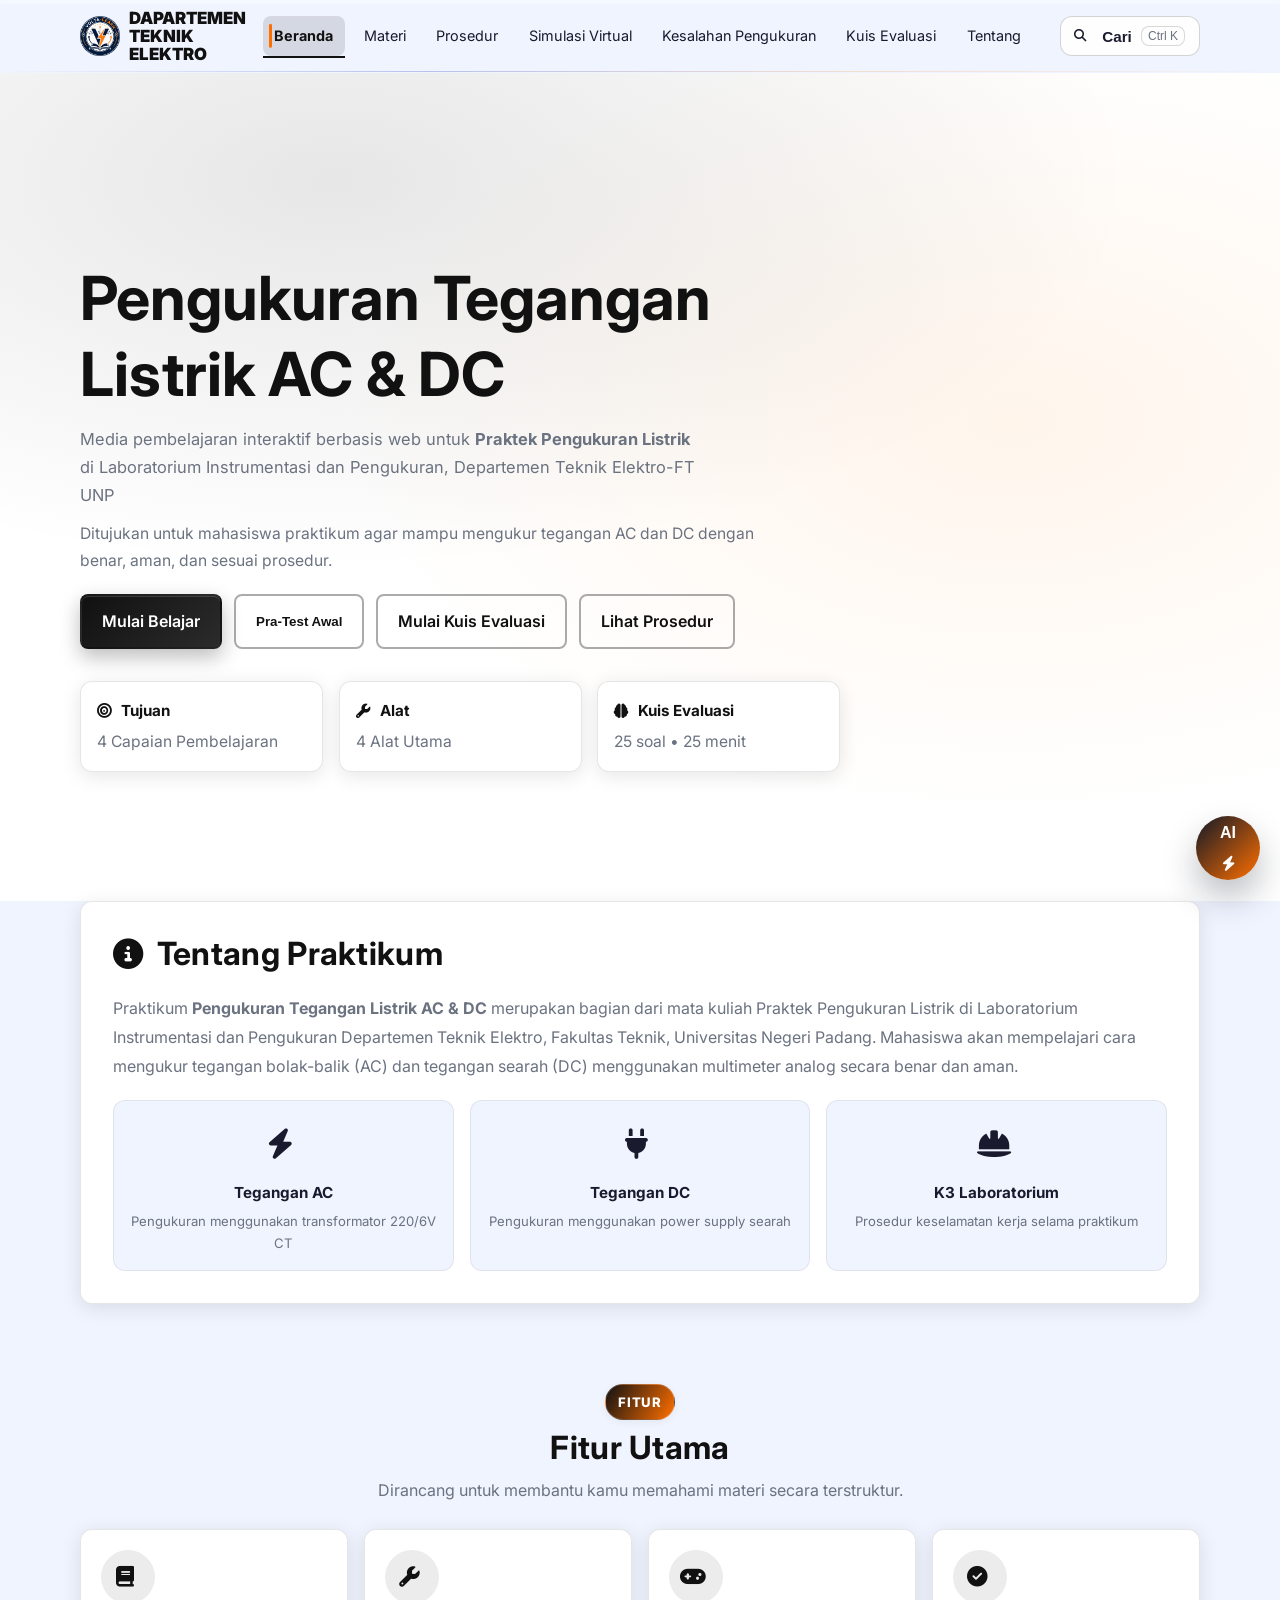
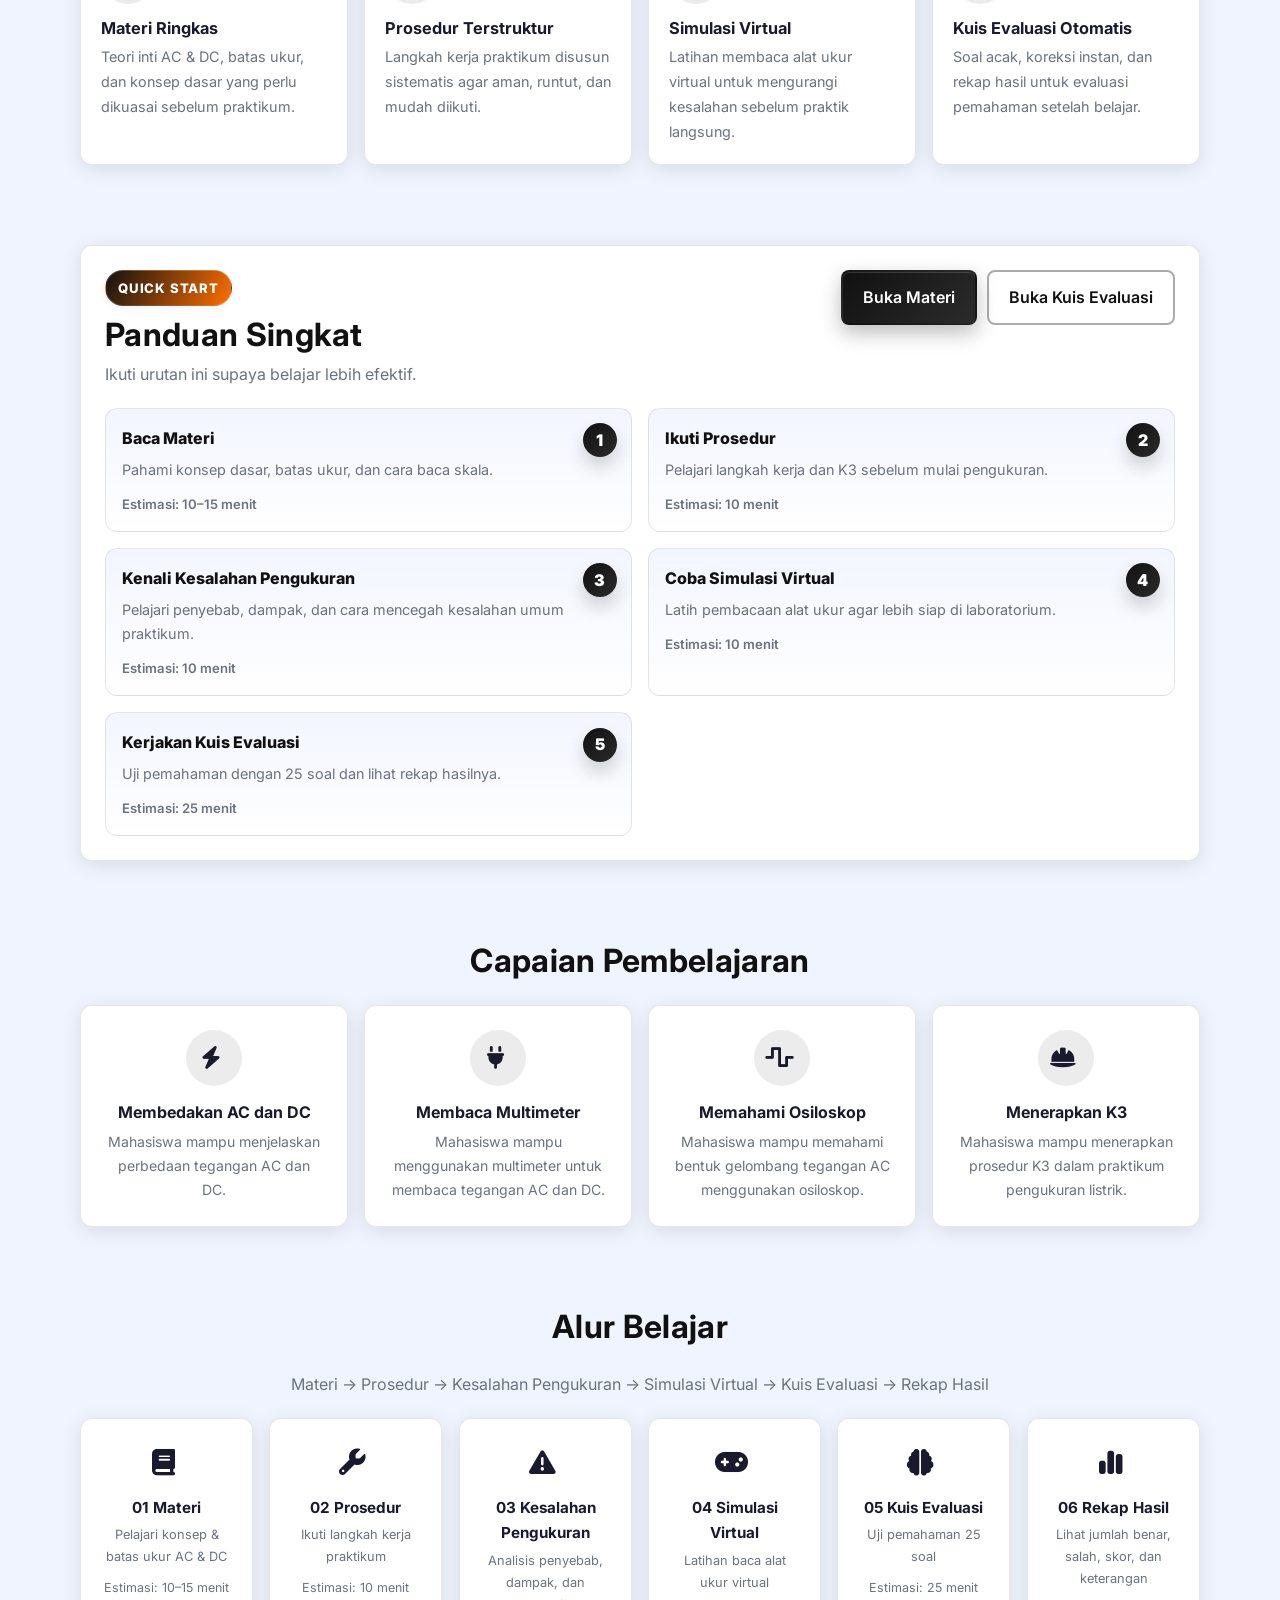
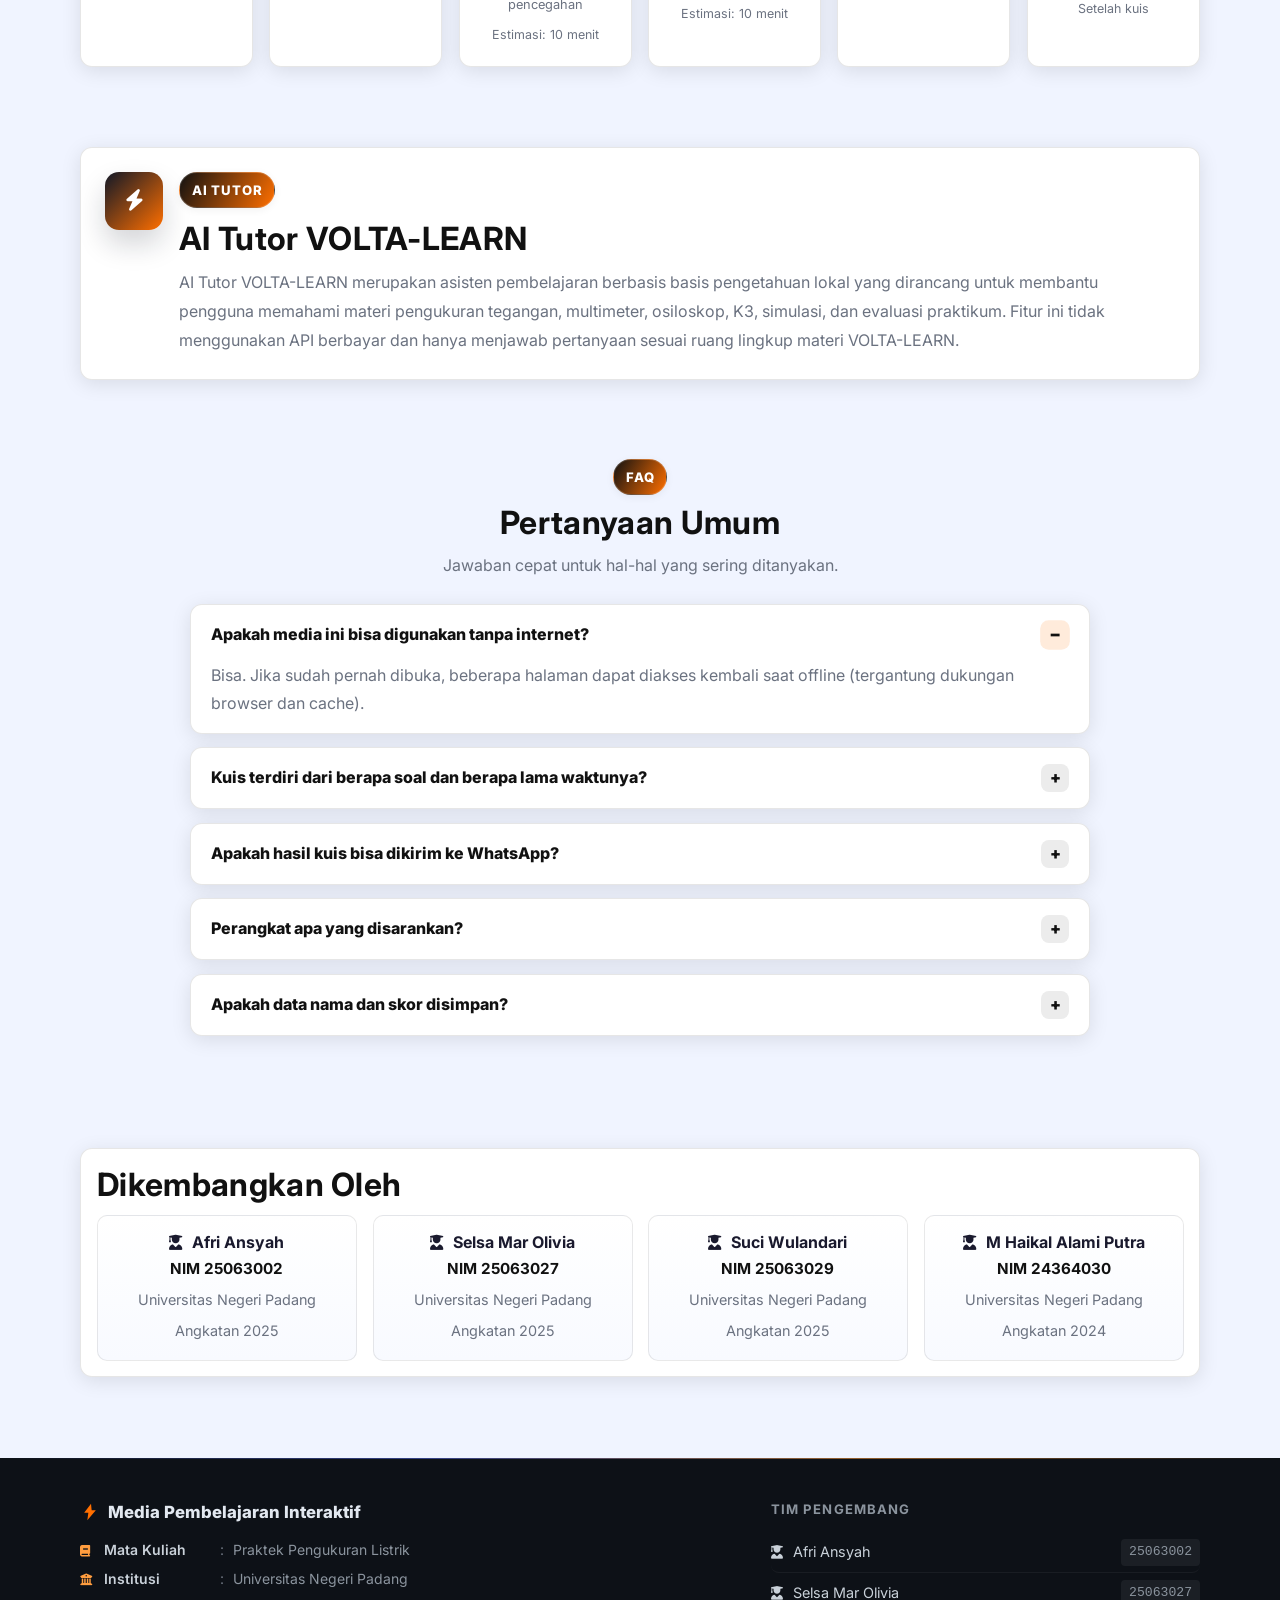
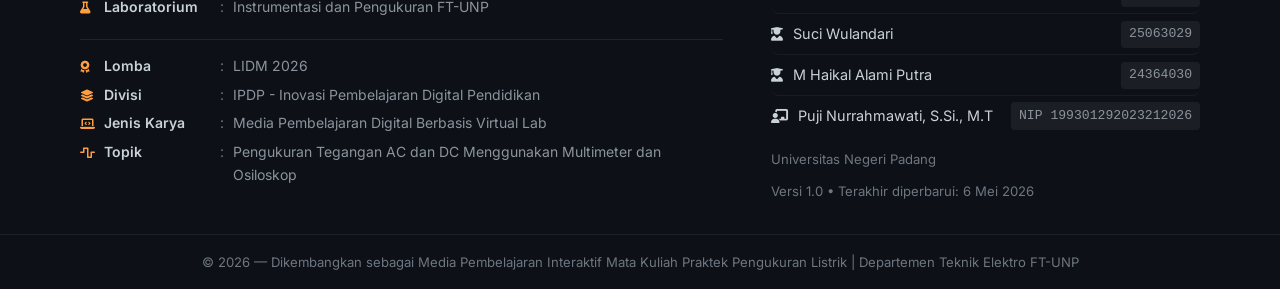
<file: index.html>
<!DOCTYPE html>
<html lang="id">
<head>
  <meta charset="UTF-8" />
  <meta name="viewport" content="width=device-width, initial-scale=1.0" />
  <meta name="description" content="Media Pembelajaran Interaktif Praktek Pengukuran Listrik — Pengukuran Tegangan AC & DC untuk Laboratorium Instrumentasi dan Pengukuran FT-UNP." />
  <meta name="keywords" content="Pengukuran Listrik, Tegangan AC, Tegangan DC, Laboratorium, Teknik Elektro, UNP" />
  <meta name="author" content="Afri Ansyah, Selsa Mar Olivia, Suci Wulandari, M Haikal Alami Putra — Universitas Negeri Padang" />
  <meta name="robots" content="index, follow" />
  <title>Beranda — Praktek PengukuranListrik</title>
  <meta name="theme-color" content="#111111" />
  <link rel="manifest" href="manifest.webmanifest" />
  <link rel="icon" href="logobaru.png" />
  <link rel="apple-touch-icon" href="logobaru.png" />
  <link rel="stylesheet" href="https://cdnjs.cloudflare.com/ajax/libs/font-awesome/6.5.0/css/all.min.css">
  <link rel="stylesheet" href="style.css?v=ios-loadingfix-v1">
  <link rel="stylesheet" href="aiTutor.css?v=ios-loadingfix-v1">
</head>
<body>
  <!-- Scroll progress indicator -->
  <div class="scroll-progress" aria-hidden="true">
    <div class="scroll-progress__bar" id="scrollProgressBar"></div>
  </div>
  <!-- Loading Screen -->
  <div class="loader-screen" id="loaderScreen" role="status" aria-live="polite" aria-label="Memuat media pembelajaran">
    <div class="loader-content">
      <h1 class="loader-brand">PengukuranListrik</h1>
      <svg class="loader-wave" viewBox="0 0 320 80" aria-hidden="true" focusable="false">
        <path d="M0,40 C20,10 40,10 60,40 S100,70 120,40 S160,10 180,40 S220,70 240,40 S280,10 300,40 S320,70 340,40"></path>
      </svg>
      <p class="loader-text">Memuat Media Pembelajaran...</p>
    </div>
  </div>
  <header class="site-header">
    <div class="container navbar">
      <a href="index.html" class="brand" aria-label="PengukuranListrik Beranda">
        <img src="logobaru.png" alt="Logo Departemen Teknik Elektro UNP" class="brand-logo">
        <span class="brand-name">DAPARTEMEN TEKNIK ELEKTRO</span>
        <svg viewBox="0 0 24 24" fill="none" xmlns="http://www.w3.org/2000/svg" aria-hidden="true">
          <path d="M13.2 2L5 13h5l-1.2 9L19 10h-5l-.8-8z" fill="currentColor"></path>
        </svg>
      </a>

      <input type="checkbox" class="menu-toggle" id="menuToggle" aria-label="Buka menu navigasi" />
      <label for="menuToggle" class="menu-button" aria-hidden="true"><span></span></label>

      <nav class="nav-wrap" aria-label="Navigasi Utama">
        <ul class="nav-links" id="navLinks">
          <li><a href="index.html" class="is-active">Beranda</a></li>
          <li><a href="materi.html">Materi</a></li>
          <li><a href="prosedur.html">Prosedur</a></li>
          <li><a href="simulasi.html">Simulasi Virtual</a></li>
          <li><a href="simulasi-kesalahan.html">Kesalahan Pengukuran</a></li>
          <li><a href="kuis.html">Kuis Evaluasi</a></li>
          <li><a href="tentang.html">Tentang</a></li>
        </ul>
      </nav>
    </div>
  </header>
  <main>
    <!-- BERANDA -->
    <section class="hero section" id="beranda" data-section>
      <div class="container">
        <div class="hero-content">
          <h1 class="hero-title">Pengukuran Tegangan Listrik AC & DC</h1>
          <p class="hero-subtitle">
            Media pembelajaran interaktif berbasis web untuk <strong>Praktek Pengukuran Listrik</strong> di Laboratorium Instrumentasi dan Pengukuran, Departemen Teknik Elektro-FT UNP
          </p>
          <p class="hero-note">
            Ditujukan untuk mahasiswa praktikum agar mampu mengukur tegangan AC dan DC dengan benar, aman, dan sesuai prosedur.
          </p>

          <div class="hero-actions">
            <a href="materi.html" class="btn-primary">Mulai Belajar</a>
            <button type="button" class="btn-secondary" onclick="window.openEntryPretest?.(true)">Pra-Test Awal</button>
            <a href="kuis.html" class="btn-secondary">Mulai Kuis Evaluasi</a>
            <a href="prosedur.html" class="btn-secondary">Lihat Prosedur</a>
          </div>

          <div class="stats-grid grid-3" aria-label="Ringkasan praktikum">
            <article class="card stat-card">
              <p class="stat-label"><i class="fas fa-bullseye"></i> Tujuan</p>
              <p class="stat-value">4 Capaian Pembelajaran</p>
            </article>
            <article class="card stat-card">
              <p class="stat-label"><i class="fas fa-wrench"></i> Alat</p>
              <p class="stat-value">4 Alat Utama</p>
            </article>
            <article class="card stat-card">
              <p class="stat-label"><i class="fas fa-brain"></i> Kuis Evaluasi</p>
              <p class="stat-value">25 soal &bull; 25 menit</p>
            </article>
          </div>
        </div>
      </div>
    </section>

    <section class="section" style="padding-top:0" aria-labelledby="tentangTitle">
      <div class="container">
        <div class="card" style="padding:2rem">
          <h2 class="section-title" id="tentangTitle" style="margin-bottom:1.25rem">
            <i class="fas fa-info-circle"></i> Tentang Praktikum
          </h2>
          <p style="margin:0 0 0.85rem;line-height:1.8;color:var(--text-muted)">
            Praktikum <strong>Pengukuran Tegangan Listrik AC & DC</strong> merupakan bagian dari
            mata kuliah Praktek Pengukuran Listrik di Laboratorium Instrumentasi dan Pengukuran
            Departemen Teknik Elektro, Fakultas Teknik, Universitas Negeri Padang. Mahasiswa akan mempelajari cara mengukur
            tegangan bolak-balik (AC) dan tegangan searah (DC) menggunakan multimeter analog secara
            benar dan aman.
          </p>
          <div class="home-about-grid">
            <div style="background:var(--background);border-radius:var(--radius);padding:1rem;text-align:center;border:1px solid rgba(0,0,0,0.07)">
              <div style="font-size:2rem;margin-bottom:0.5rem"><i class="fas fa-bolt"></i></div>
              <p style="margin:0;font-weight:700;font-size:0.95rem">Tegangan AC</p>
              <p style="margin:0.25rem 0 0;font-size:0.82rem;color:var(--text-muted)">Pengukuran menggunakan transformator 220/6V CT</p>
            </div>
            <div style="background:var(--background);border-radius:var(--radius);padding:1rem;text-align:center;border:1px solid rgba(0,0,0,0.07)">
              <div style="font-size:2rem;margin-bottom:0.5rem"><i class="fas fa-plug"></i></div>
              <p style="margin:0;font-weight:700;font-size:0.95rem">Tegangan DC</p>
              <p style="margin:0.25rem 0 0;font-size:0.82rem;color:var(--text-muted)">Pengukuran menggunakan power supply searah</p>
            </div>
            <div style="background:var(--background);border-radius:var(--radius);padding:1rem;text-align:center;border:1px solid rgba(0,0,0,0.07)">
              <div style="font-size:2rem;margin-bottom:0.5rem"><i class="fas fa-hard-hat"></i></div>
              <p style="margin:0;font-weight:700;font-size:0.95rem">K3 Laboratorium</p>
              <p style="margin:0.25rem 0 0;font-size:0.82rem;color:var(--text-muted)">Prosedur keselamatan kerja selama praktikum</p>
            </div>
          </div>
        </div>
      </div>
    </section>

    <section class="section" style="padding-top:0" aria-labelledby="fiturTitle">
      <div class="container">
        <div style="text-align:center;margin-bottom:1.5rem">
          <span class="badge">Fitur</span>
          <h2 class="section-title" id="fiturTitle" style="margin-top:0.5rem">Fitur Utama</h2>
          <p class="section-subtitle">Dirancang untuk membantu kamu memahami materi secara terstruktur.</p>
        </div>

        <div class="grid-4" aria-label="Daftar fitur utama">
          <article class="card feature-card">
            <div class="feature-icon"><i class="fas fa-book"></i></div>
            <h3 class="feature-title">Materi Ringkas</h3>
            <p class="feature-desc">Teori inti AC &amp; DC, batas ukur, dan konsep dasar yang perlu dikuasai sebelum praktikum.</p>
          </article>
          <article class="card feature-card">
            <div class="feature-icon"><i class="fas fa-wrench"></i></div>
            <h3 class="feature-title">Prosedur Terstruktur</h3>
            <p class="feature-desc">Langkah kerja praktikum disusun sistematis agar aman, runtut, dan mudah diikuti.</p>
          </article>
          <article class="card feature-card">
            <div class="feature-icon"><i class="fas fa-gamepad"></i></div>
            <h3 class="feature-title">Simulasi Virtual</h3>
            <p class="feature-desc">Latihan membaca alat ukur virtual untuk mengurangi kesalahan sebelum praktik langsung.</p>
          </article>
          <article class="card feature-card">
            <div class="feature-icon"><i class="fas fa-check-circle"></i></div>
            <h3 class="feature-title">Kuis Evaluasi Otomatis</h3>
            <p class="feature-desc">Soal acak, koreksi instan, dan rekap hasil untuk evaluasi pemahaman setelah belajar.</p>
          </article>
        </div>
      </div>
    </section>

    <section class="section" style="padding-top:0" aria-labelledby="quickStartTitle">
      <div class="container">
        <div class="card quickstart-card" aria-label="Panduan singkat penggunaan">
          <div class="quickstart-head">
            <div>
              <span class="badge">Quick Start</span>
              <h2 class="section-title" id="quickStartTitle" style="margin:0.6rem 0 0.35rem">Panduan Singkat</h2>
              <p class="section-subtitle" style="margin:0">Ikuti urutan ini supaya belajar lebih efektif.</p>
            </div>
            <div class="quickstart-actions">
              <a href="materi.html" class="btn-primary">Buka Materi</a>
            <a href="kuis.html" class="btn-secondary">Buka Kuis Evaluasi</a>
            </div>
          </div>

          <ol class="quickstart-list">
            <li>
              <p class="quickstart-title">Baca Materi</p>
              <p class="quickstart-desc">Pahami konsep dasar, batas ukur, dan cara baca skala.</p>
              <p class="quickstart-meta">Estimasi: 10&ndash;15 menit</p>
            </li>
            <li>
              <p class="quickstart-title">Ikuti Prosedur</p>
              <p class="quickstart-desc">Pelajari langkah kerja dan K3 sebelum mulai pengukuran.</p>
              <p class="quickstart-meta">Estimasi: 10 menit</p>
            </li>
            <li>
              <p class="quickstart-title">Kenali Kesalahan Pengukuran</p>
              <p class="quickstart-desc">Pelajari penyebab, dampak, dan cara mencegah kesalahan umum praktikum.</p>
              <p class="quickstart-meta">Estimasi: 10 menit</p>
            </li>
            <li>
              <p class="quickstart-title">Coba Simulasi Virtual</p>
              <p class="quickstart-desc">Latih pembacaan alat ukur agar lebih siap di laboratorium.</p>
              <p class="quickstart-meta">Estimasi: 10 menit</p>
            </li>
            <li>
              <p class="quickstart-title">Kerjakan Kuis Evaluasi</p>
              <p class="quickstart-desc">Uji pemahaman dengan 25 soal dan lihat rekap hasilnya.</p>
              <p class="quickstart-meta">Estimasi: 25 menit</p>
            </li>
          </ol>
        </div>
      </div>
    </section>

    <section class="section" style="padding-top:0" aria-labelledby="capaianTitle">
      <div class="container">
        <h2 class="section-title" id="capaianTitle" style="text-align:center;margin-bottom:1.5rem">Capaian Pembelajaran</h2>
        <div class="grid-4">
          <div class="card" style="padding:1.5rem;text-align:center">
            <div style="width:56px;height:56px;border-radius:50%;background:rgba(17,17,17,0.08);display:flex;align-items:center;justify-content:center;margin:0 auto 1rem;font-size:1.5rem"><i class="fas fa-bolt"></i></div>
            <h3 style="margin:0 0 0.5rem;font-size:1rem;color:var(--text-primary)">Membedakan AC dan DC</h3>
            <p style="margin:0;font-size:0.88rem;color:var(--text-muted);line-height:1.7">Mahasiswa mampu menjelaskan perbedaan tegangan AC dan DC.</p>
          </div>
          <div class="card" style="padding:1.5rem;text-align:center">
            <div style="width:56px;height:56px;border-radius:50%;background:rgba(17,17,17,0.08);display:flex;align-items:center;justify-content:center;margin:0 auto 1rem;font-size:1.5rem"><i class="fas fa-plug"></i></div>
            <h3 style="margin:0 0 0.5rem;font-size:1rem;color:var(--text-primary)">Membaca Multimeter</h3>
            <p style="margin:0;font-size:0.88rem;color:var(--text-muted);line-height:1.7">Mahasiswa mampu menggunakan multimeter untuk membaca tegangan AC dan DC.</p>
          </div>
          <div class="card" style="padding:1.5rem;text-align:center">
            <div style="width:56px;height:56px;border-radius:50%;background:rgba(17,17,17,0.08);display:flex;align-items:center;justify-content:center;margin:0 auto 1rem;font-size:1.5rem"><i class="fas fa-wave-square"></i></div>
            <h3 style="margin:0 0 0.5rem;font-size:1rem;color:var(--text-primary)">Memahami Osiloskop</h3>
            <p style="margin:0;font-size:0.88rem;color:var(--text-muted);line-height:1.7">Mahasiswa mampu memahami bentuk gelombang tegangan AC menggunakan osiloskop.</p>
          </div>
          <div class="card" style="padding:1.5rem;text-align:center">
            <div style="width:56px;height:56px;border-radius:50%;background:rgba(17,17,17,0.08);display:flex;align-items:center;justify-content:center;margin:0 auto 1rem;font-size:1.5rem"><i class="fas fa-hard-hat"></i></div>
            <h3 style="margin:0 0 0.5rem;font-size:1rem;color:var(--text-primary)">Menerapkan K3</h3>
            <p style="margin:0;font-size:0.88rem;color:var(--text-muted);line-height:1.7">Mahasiswa mampu menerapkan prosedur K3 dalam praktikum pengukuran listrik.</p>
          </div>
        </div>
      </div>
    </section>

    <section class="section" style="padding-top:0" aria-labelledby="alurTitle">
      <div class="container">
        <h2 class="section-title" id="alurTitle" style="text-align:center;margin-bottom:1.5rem">Alur Belajar</h2>
        <p class="section-subtitle" style="text-align:center;margin:0 0 1.25rem">Materi → Prosedur → Kesalahan Pengukuran → Simulasi Virtual → Kuis Evaluasi → Rekap Hasil</p>
        <div class="home-flow-grid learning-flow-grid">
          <a href="materi.html" class="card" style="padding:1.25rem;text-align:center;text-decoration:none">
            <div style="font-size:1.75rem;margin-bottom:0.5rem"><i class="fas fa-book"></i></div>
            <p style="margin:0;font-weight:700;font-size:0.95rem">01 Materi</p>
            <p style="margin:0.25rem 0 0;font-size:0.8rem;color:var(--text-muted)">Pelajari konsep &amp; batas ukur AC &amp; DC</p>
            <p class="flow-meta">Estimasi: 10&ndash;15 menit</p>
          </a>
          <a href="prosedur.html" class="card" style="padding:1.25rem;text-align:center;text-decoration:none">
            <div style="font-size:1.75rem;margin-bottom:0.5rem"><i class="fas fa-wrench"></i></div>
            <p style="margin:0;font-weight:700;font-size:0.95rem">02 Prosedur</p>
            <p style="margin:0.25rem 0 0;font-size:0.8rem;color:var(--text-muted)">Ikuti langkah kerja praktikum</p>
            <p class="flow-meta">Estimasi: 10 menit</p>
          </a>
          <a href="simulasi-kesalahan.html" class="card" style="padding:1.25rem;text-align:center;text-decoration:none">
            <div style="font-size:1.75rem;margin-bottom:0.5rem"><i class="fas fa-triangle-exclamation"></i></div>
            <p style="margin:0;font-weight:700;font-size:0.95rem">03 Kesalahan Pengukuran</p>
            <p style="margin:0.25rem 0 0;font-size:0.8rem;color:var(--text-muted)">Analisis penyebab, dampak, dan pencegahan</p>
            <p class="flow-meta">Estimasi: 10 menit</p>
          </a>
          <a href="simulasi.html" class="card" style="padding:1.25rem;text-align:center;text-decoration:none">
            <div style="font-size:1.75rem;margin-bottom:0.5rem"><i class="fas fa-gamepad"></i></div>
            <p style="margin:0;font-weight:700;font-size:0.95rem">04 Simulasi Virtual</p>
            <p style="margin:0.25rem 0 0;font-size:0.8rem;color:var(--text-muted)">Latihan baca alat ukur virtual</p>
            <p class="flow-meta">Estimasi: 10 menit</p>
          </a>
          <a href="kuis.html" class="card" style="padding:1.25rem;text-align:center;text-decoration:none">
            <div style="font-size:1.75rem;margin-bottom:0.5rem"><i class="fas fa-brain"></i></div>
            <p style="margin:0;font-weight:700;font-size:0.95rem">05 Kuis Evaluasi</p>
            <p style="margin:0.25rem 0 0;font-size:0.8rem;color:var(--text-muted)">Uji pemahaman 25 soal</p>
            <p class="flow-meta">Estimasi: 25 menit</p>
          </a>
          <a href="kuis.html#kuis" class="card" style="padding:1.25rem;text-align:center;text-decoration:none">
            <div style="font-size:1.75rem;margin-bottom:0.5rem"><i class="fas fa-chart-simple"></i></div>
            <p style="margin:0;font-weight:700;font-size:0.95rem">06 Rekap Hasil</p>
            <p style="margin:0.25rem 0 0;font-size:0.8rem;color:var(--text-muted)">Lihat jumlah benar, salah, skor, dan keterangan</p>
            <p class="flow-meta">Setelah kuis</p>
          </a>
        </div>
      </div>
    </section>

    <section class="section ai-tutor-info" aria-labelledby="aiTutorInfoTitle">
      <div class="container">
        <div class="card ai-tutor-info-card">
          <div class="ai-tutor-info-icon" aria-hidden="true">
            <i class="fas fa-bolt"></i>
          </div>
          <div>
            <span class="badge">AI Tutor</span>
            <h2 class="section-title" id="aiTutorInfoTitle" style="margin-top:0.7rem">AI Tutor VOLTA-LEARN</h2>
            <p>
              AI Tutor VOLTA-LEARN merupakan asisten pembelajaran berbasis basis pengetahuan lokal yang dirancang untuk membantu pengguna memahami materi pengukuran tegangan, multimeter, osiloskop, K3, simulasi, dan evaluasi praktikum. Fitur ini tidak menggunakan API berbayar dan hanya menjawab pertanyaan sesuai ruang lingkup materi VOLTA-LEARN.
            </p>
          </div>
        </div>
      </div>
    </section>

    <section class="section" style="padding-top:0" aria-labelledby="faqTitle">
      <div class="container">
        <div style="text-align:center;margin-bottom:1.5rem">
          <span class="badge">FAQ</span>
          <h2 class="section-title" id="faqTitle" style="margin-top:0.5rem">Pertanyaan Umum</h2>
          <p class="section-subtitle">Jawaban cepat untuk hal-hal yang sering ditanyakan.</p>
        </div>

        <div class="faq-grid" aria-label="Daftar pertanyaan umum">
          <details class="card faq-item" open>
            <summary>Apakah media ini bisa digunakan tanpa internet?</summary>
            <p>Bisa. Jika sudah pernah dibuka, beberapa halaman dapat diakses kembali saat offline (tergantung dukungan browser dan cache).</p>
          </details>

          <details class="card faq-item">
            <summary>Kuis terdiri dari berapa soal dan berapa lama waktunya?</summary>
            <p>Kuis terdiri dari <strong>25 soal</strong> dengan durasi <strong>25 menit</strong>.</p>
          </details>

          <details class="card faq-item">
            <summary>Apakah hasil kuis bisa dikirim ke WhatsApp?</summary>
            <p>Bisa. Tombol kirim WhatsApp akan membuka pesan siap kirim (pengiriman tetap membutuhkan aksi pengguna).</p>
          </details>

          <details class="card faq-item">
            <summary>Perangkat apa yang disarankan?</summary>
            <p>Disarankan menggunakan browser terbaru di laptop atau HP. Untuk simulasi dan kuis, Chrome/Edge versi terbaru biasanya paling stabil.</p>
          </details>

          <details class="card faq-item">
            <summary>Apakah data nama dan skor disimpan?</summary>
            <p>Nama digunakan untuk ditampilkan pada hasil kuis. Jika ingin lebih privat, gunakan inisial.</p>
          </details>
        </div>
      </div>
    </section>

    <section class="section author-section" aria-labelledby="authorTitle">
      <div class="container">
        <div class="card team-wrap">
          <h2 class="section-title" id="authorTitle">Dikembangkan Oleh</h2>
          <div class="grid-4" aria-label="Tim Pengembang">
            <article class="member-card">
              <h3 class="member-name"><i class="fas fa-user-graduate"></i> Afri Ansyah</h3>
              <p class="member-nim">NIM 25063002</p>
              <p class="member-subtitle">Universitas Negeri Padang</p>
              <p class="member-subtitle">Angkatan 2025</p>
            </article>
            <article class="member-card">
              <h3 class="member-name"><i class="fas fa-user-graduate"></i> Selsa Mar Olivia</h3>
              <p class="member-nim">NIM 25063027</p>
              <p class="member-subtitle">Universitas Negeri Padang</p>
              <p class="member-subtitle">Angkatan 2025</p>
            </article>
            <article class="member-card">
              <h3 class="member-name"><i class="fas fa-user-graduate"></i> Suci Wulandari</h3>
              <p class="member-nim">NIM 25063029</p>
              <p class="member-subtitle">Universitas Negeri Padang</p>
              <p class="member-subtitle">Angkatan 2025</p>
            </article>
            <article class="member-card">
              <h3 class="member-name"><i class="fas fa-user-graduate"></i> M Haikal Alami Putra</h3>
              <p class="member-nim">NIM 24364030</p>
              <p class="member-subtitle">Universitas Negeri Padang</p>
              <p class="member-subtitle">Angkatan 2024</p>
            </article>
          </div>
        </div>
      </div>
    </section>
  </main>
  <!-- Pra-Test Awal -->
  <div class="entry-pretest-overlay" id="entryPretest" role="dialog" aria-modal="true" aria-labelledby="entryPretestTitle" aria-hidden="true">
    <div class="entry-pretest-panel">
      <button type="button" class="entry-pretest-close" id="entryPretestClose" aria-label="Tutup pra-test">&times;</button>
      <div class="entry-pretest-head">
        <span class="badge"><i class="fas fa-clipboard-check"></i> Pra-Test </span>
        <h2 id="entryPretestTitle">Pra-Test VOLTA-LEARN</h2>
        <p>Kerjakan 10 soal singkat sebelum masuk materi: 5 soal membaca multimeter dan 5 soal membaca osiloskop.</p>
      </div>

      <div class="entry-pretest-screen is-active" id="entryPretestQuiz">
        <div class="entry-pretest-meta">
          <span id="entryPretestCategory">Membaca Multimeter</span>
          <strong id="entryPretestProgressText">Soal 1 dari 10</strong>
        </div>
        <div class="entry-pretest-progress" aria-hidden="true">
          <span id="entryPretestProgressFill"></span>
        </div>
        <p class="entry-pretest-question" id="entryPretestQuestion">Memuat soal...</p>
        <div class="entry-pretest-options" id="entryPretestOptions" role="group" aria-label="Pilihan jawaban pra-test"></div>
        <p class="entry-pretest-feedback" id="entryPretestFeedback" aria-live="polite"></p>
        <div class="entry-pretest-actions">
          <button type="button" class="btn-secondary" id="entryPretestSkip">Kerjakan Nanti</button>
          <button type="button" class="btn-primary" id="entryPretestNext" disabled>Soal Berikutnya</button>
        </div>
      </div>

      <div class="entry-pretest-screen" id="entryPretestResult">
        <div class="entry-pretest-score">
          <span id="entryPretestScore">0</span>
          <small>Skor Pra-Test</small>
        </div>
        <div class="entry-pretest-summary" aria-label="Rekap hasil pra-test">
          <div>
            <span>Jumlah Soal</span>
            <strong id="entryPretestTotal">10</strong>
          </div>
          <div>
            <span>Benar</span>
            <strong id="entryPretestCorrect">0</strong>
          </div>
          <div>
            <span>Salah</span>
            <strong id="entryPretestWrong">0</strong>
          </div>
          <div>
            <span>Keterangan</span>
            <strong id="entryPretestStatus">-</strong>
          </div>
        </div>
        <p class="entry-pretest-result-note" id="entryPretestNote">Gunakan hasil pra-test untuk menentukan bagian materi yang perlu dipelajari lebih dulu.</p>
        <div class="entry-pretest-actions">
          <button type="button" class="btn-secondary" id="entryPretestRetry">Ulangi Pra-Test</button>
          <button type="button" class="btn-primary" id="entryPretestFinish">Masuk Website</button>
        </div>
      </div>
    </div>
  </div>
  <!-- Back to Top -->
  <button class="back-to-top" id="backToTop" aria-label="Kembali ke atas">
    &#8679;
  </button>
  <footer class="site-footer">
    <div class="container">
      <div class="footer-main">
        <!-- Left column -->
        <div>
          <div class="footer-brand">
            <svg viewBox="0 0 24 24" fill="none" aria-hidden="true">
              <path d="M13.2 2L5 13h5l-1.2 9L19 10h-5l-.8-8z" fill="currentColor"/>
            </svg>
            Media Pembelajaran Interaktif
          </div>
          <p class="footer-desc">
            <span class="footer-row">
              <i class="fas fa-book"></i>
              <span class="footer-key">Mata Kuliah</span>
              <span class="footer-sep">:</span>
              <span class="footer-val">Praktek Pengukuran Listrik</span>
            </span>
            <span class="footer-row">
              <i class="fas fa-university"></i>
              <span class="footer-key">Institusi</span>                                                   
              <span class="footer-sep">:</span>
              <span class="footer-val">Universitas Negeri Padang</span>
            </span>
            <span class="footer-row">
              <i class="fas fa-flask"></i>
              <span class="footer-key">Laboratorium</span>
              <span class="footer-sep">:</span>
              <span class="footer-val">Instrumentasi dan Pengukuran FT-UNP</span>
            </span>
          </p>
        </div>
        <!-- Right column -->
        <div>
          <p class="footer-col-title">Tim Pengembang</p>
          <ul class="footer-team-list">
            <li>
              <span><i class="fas fa-user-graduate"></i> Afri Ansyah</span>
              <span class="footer-nim">25063002</span>
            </li>
            <li>
              <span><i class="fas fa-user-graduate"></i> Selsa Mar Olivia</span>
              <span class="footer-nim">25063027</span>
            </li>
            <li>
              <span><i class="fas fa-user-graduate"></i> Suci Wulandari</span>
              <span class="footer-nim">25063029</span>
            </li>
            <li>
              <span><i class="fas fa-user-graduate"></i> M Haikal Alami Putra</span>
              <span class="footer-nim">24364030</span>
            </li>
            <li>
              <span><i class="fas fa-chalkboard-teacher"></i> Puji Nurrahmawati, S.Si., M.T</span>
              <span class="footer-nim">NIP 199301292023212026</span>
            </li>
          </ul>
          <p style="margin:0.75rem 0 0;font-size:0.82rem;color:#6e7681">
            Universitas Negeri Padang
          </p>
          <p class="footer-meta">Versi 1.0 &bull; Terakhir diperbarui: 6 Mei 2026</p>
        </div>
      </div>
    </div>
    <div class="footer-bottom">
      <div class="container">
        &copy; 2026 &mdash; Dikembangkan sebagai Media Pembelajaran Interaktif Mata Kuliah Praktek Pengukuran Listrik
        | Departemen Teknik Elektro FT-UNP
      </div>
    </div>
  </footer>
  <script src="knowledgeBase.js?v=ios-loadingfix-v1"></script>
  <script src="aiTutor.js?v=ios-loadingfix-v1"></script>
  <script src="script.js?v=ios-loadingfix-v1"></script>
</body>
</html>
</file>
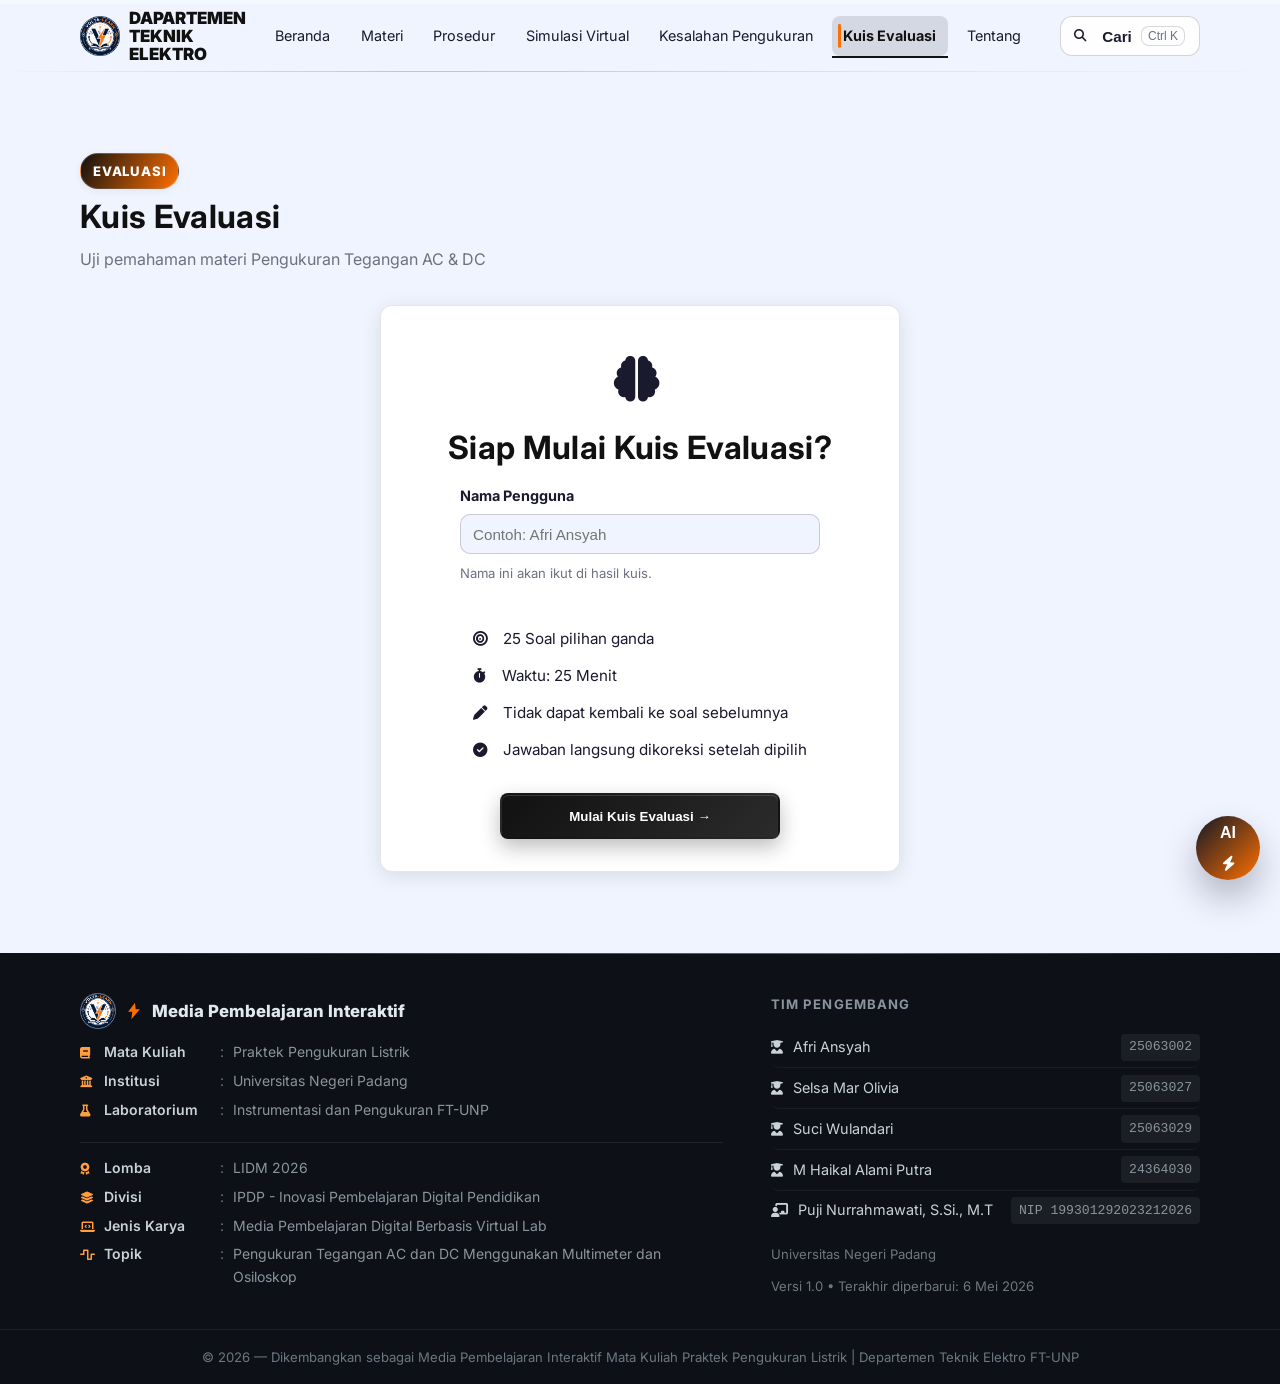
<file: kuis.html>
<!DOCTYPE html>
<html lang="id">
<head>
  <meta charset="UTF-8" />
  <meta name="viewport" content="width=device-width, initial-scale=1.0" />
  <meta name="description" content="Kuis Evaluasi Pengukuran Listrik — Evaluasi pemahaman materi tegangan AC dan DC dengan 25 soal pilihan ganda acak dari bank soal FT-UNP." />
  <meta name="keywords" content="Pengukuran Listrik, Tegangan AC, Tegangan DC, Laboratorium, Teknik Elektro, UNP" />
  <meta name="author" content="Afri Ansyah, Selsa Mar Olivia, Suci Wulandari, M Haikal Alami Putra — Universitas Negeri Padang" />
  <meta name="robots" content="index, follow" />
  <title>Kuis Evaluasi &mdash; PengukuranListrik</title>
  <meta name="theme-color" content="#111111" />
  <link rel="manifest" href="manifest.webmanifest" />
  <link rel="icon" href="logobaru.png" />
  <link rel="apple-touch-icon" href="logobaru.png" />
  <link rel="stylesheet" href="style.css?v=ios-loadingfix-v1">
  <link rel="stylesheet" href="aiTutor.css?v=ios-loadingfix-v1">
  <link rel="stylesheet" href="https://cdnjs.cloudflare.com/ajax/libs/font-awesome/6.5.0/css/all.min.css">
</head>
<body>
  <!-- Scroll progress indicator -->
  <div class="scroll-progress" aria-hidden="true">
    <div class="scroll-progress__bar" id="scrollProgressBar"></div>
  </div>
  <!-- Loading Screen -->
  <div class="loader-screen" id="loaderScreen" role="status" aria-live="polite" aria-label="Memuat media pembelajaran">
    <div class="loader-content">
      <h1 class="loader-brand">PengukuranListrik</h1>
      <svg class="loader-wave" viewBox="0 0 320 80" aria-hidden="true" focusable="false">
        <path d="M0,40 C20,10 40,10 60,40 S100,70 120,40 S160,10 180,40 S220,70 240,40 S280,10 300,40 S320,70 340,40"></path>
      </svg>
      <p class="loader-text">Memuat Media Pembelajaran...</p>
    </div>
  </div>
  <header class="site-header">
    <div class="container navbar">
      <a href="index.html" class="brand" aria-label="PengukuranListrik Beranda">
        <img src="logobaru.png" alt="Logo Departemen Teknik Elektro UNP" class="brand-logo">
        <span class="brand-name">DAPARTEMEN TEKNIK ELEKTRO</span>
        <svg viewBox="0 0 24 24" fill="none" xmlns="http://www.w3.org/2000/svg" aria-hidden="true">
          <path d="M13.2 2L5 13h5l-1.2 9L19 10h-5l-.8-8z" fill="currentColor"></path>
        </svg>
      </a>

      <input type="checkbox" class="menu-toggle" id="menuToggle" aria-label="Buka menu navigasi" />
      <label for="menuToggle" class="menu-button" aria-hidden="true"><span></span></label>

      <nav class="nav-wrap" aria-label="Navigasi Utama">
        <ul class="nav-links" id="navLinks">
          <li><a href="index.html">Beranda</a></li>
          <li><a href="materi.html">Materi</a></li>
          <li><a href="prosedur.html">Prosedur</a></li>
          <li><a href="simulasi.html">Simulasi Virtual</a></li>
          <li><a href="simulasi-kesalahan.html">Kesalahan Pengukuran</a></li>
          <li><a href="kuis.html" class="is-active">Kuis Evaluasi</a></li>
          <li><a href="tentang.html">Tentang</a></li>
        </ul>
      </nav>
    </div>
  </header>
  <main>
    <section id="kuis" class="section" data-section data-wa-target="6285840017984">
      <div class="container">
        <div style="margin-bottom:2rem">
          <span class="badge">Evaluasi</span>
          <h2 class="section-title" style="margin-top:0.5rem">Kuis Evaluasi</h2>
          <p class="section-subtitle">Uji pemahaman materi Pengukuran Tegangan AC &amp; DC</p>
        </div>

        <!-- PRE-QUIZ -->
        <div class="quiz-screen is-active" id="screenPre">
          <div class="card pre-quiz-card">
            <span class="pre-quiz-icon"><i class="fas fa-brain"></i></span>
            <h3 class="section-title" style="margin:0 0 0.25rem">Siap Mulai Kuis Evaluasi?</h3>

            <div class="quiz-field">
              <label for="quizUserName">Nama Pengguna</label>
              <input id="quizUserName" class="quiz-input" type="text" inputmode="text" autocomplete="name" placeholder="Contoh: Afri Ansyah" />
              <p class="quiz-field-note">Nama ini akan ikut di hasil kuis.</p>
            </div>
            <ul class="pre-quiz-rules">
              <li><span><i class="fas fa-bullseye"></i></span> 25 Soal pilihan ganda</li>
              <li><span><i class="fas fa-stopwatch"></i></span> Waktu: 25 Menit</li>
              <li><span><i class="fas fa-pen"></i></span> Tidak dapat kembali ke soal sebelumnya</li>
              <li><span><i class="fas fa-check-circle"></i></span> Jawaban langsung dikoreksi setelah dipilih</li>
            </ul>
            <button class="btn-primary" style="width:100%;max-width:280px" onclick="quizStart()">
              Mulai Kuis Evaluasi &rarr;
            </button>
          </div>
        </div>

        <!-- ACTIVE QUIZ -->
        <div class="quiz-screen" id="screenQuiz">
          <div class="quiz-top-bar">
            <div class="quiz-progress-wrap">
              <span style="font-size:0.88rem;font-weight:700;color:var(--primary)" id="qProgressLabel">Soal 1 dari 25</span>
              <div class="quiz-progress-bar">
                <div class="quiz-progress-fill" id="qProgressFill" style="width:4%"></div>
              </div>
            </div>
            <div class="quiz-timer" id="quizTimer" aria-live="polite" aria-label="Sisa waktu">25:00</div>
          </div>
          <div class="q-card" id="questionCard">
            <span class="q-badge" id="qBadge">Soal 1</span>
            <p class="q-text" id="qText">Memuat soal...</p>
            <div class="q-options" id="qOptions" role="group" aria-label="Pilihan jawaban"></div>
          </div>
          <button class="btn-primary q-next-btn" id="qNextBtn" onclick="quizNextQuestion()">
            Soal Berikutnya &rarr;
          </button>
        </div>

        <!-- RESULTS -->
        <div class="quiz-screen" id="screenResult">
          <div class="card" style="padding:2rem;max-width:640px;margin:0 auto;text-align:center">
            <div class="result-score-circle">
              <span class="result-score-val" id="resultScoreVal">0</span>
            </div>
            <p class="result-user" id="resultUser" style="margin:0.25rem 0 0.75rem;color:var(--text-muted)">Nama: -</p>
            <div class="grade-badge" id="gradeBadge">Baik</div>
            <div class="quiz-result-summary" aria-label="Rekap hasil kuis evaluasi">
              <div>
                <span>Jumlah Soal</span>
                <strong id="summaryTotal">0</strong>
              </div>
              <div>
                <span>Jawaban Benar</span>
                <strong id="summaryCorrect">0</strong>
              </div>
              <div>
                <span>Jawaban Salah</span>
                <strong id="summaryWrong">0</strong>
              </div>
              <div>
                <span>Skor Akhir</span>
                <strong id="summaryScore">0</strong>
              </div>
              <div class="summary-status">
                <span>Keterangan Hasil</span>
                <strong id="summaryStatus">-</strong>
              </div>
            </div>
            <div class="result-stats">
              <div class="result-stat-item">
                <p class="result-score-val" id="rCorrect">0</p>
                <p class="result-stat-lbl">Benar</p>
              </div>
              <div class="result-stat-item">
                <p class="result-score-val" style="color:var(--danger)" id="rWrong">0</p>
                <p class="result-stat-lbl">Salah</p>
              </div>
              <div class="result-stat-item">
                <p class="result-score-val" id="rAccuracy">0%</p>
                <p class="result-stat-lbl">Akurasi</p>
              </div>
            </div>

            <div class="result-actions" style="margin-bottom:1.25rem">
              <button class="btn-primary" onclick="quizReset()"><i class="fas fa-redo"></i> Ulangi Kuis</button>
              <button class="btn-primary" onclick="quizSendWhatsApp()"><i class="fa-brands fa-whatsapp"></i> Kirim ke WhatsApp</button>
              <button class="btn-secondary" onclick="quizCopyResult()"><i class="fas fa-clipboard-list"></i> Salin Hasil</button>
            </div>

            <div class="review-accordion">
              <p class="review-accordion-title"><i class="fas fa-pen"></i> Pembahasan Jawaban</p>
              <div id="reviewList"></div>
            </div>
            <p class="result-note">Catatan: WhatsApp akan terbuka dengan pesan siap kirim. Demi keamanan, browser tidak bisa mengirim pesan tanpa aksi pengguna.</p>
          </div>
        </div>
      </div>
    </section>
  </main>
  <!-- Back to Top -->
  <button class="back-to-top" id="backToTop" aria-label="Kembali ke atas">
    &#8679;
  </button>
  <footer class="site-footer">
    <div class="container">
      <div class="footer-main">
        <!-- Left column -->
        <div>
          <div class="footer-brand">
            <img src="logobaru.png" alt="Logo Departemen Teknik Elektro UNP" class="footer-logo">
            <svg viewBox="0 0 24 24" fill="none" aria-hidden="true">
              <path d="M13.2 2L5 13h5l-1.2 9L19 10h-5l-.8-8z" fill="currentColor"/>
            </svg>
            Media Pembelajaran Interaktif
          </div>
          <p class="footer-desc">
            <span class="footer-row">
              <i class="fas fa-book"></i>
              <span class="footer-key">Mata Kuliah</span>
              <span class="footer-sep">:</span>
              <span class="footer-val">Praktek Pengukuran Listrik</span>
            </span>
            <span class="footer-row">
              <i class="fas fa-university"></i>
              <span class="footer-key">Institusi</span>
              <span class="footer-sep">:</span>
              <span class="footer-val">Universitas Negeri Padang</span>
            </span>
            <span class="footer-row">
              <i class="fas fa-flask"></i>
              <span class="footer-key">Laboratorium</span>
              <span class="footer-sep">:</span>
              <span class="footer-val">Instrumentasi dan Pengukuran FT-UNP</span>
            </span>
          </p>
        </div>
        <!-- Right column -->
        <div>
          <p class="footer-col-title">Tim Pengembang</p>
          <ul class="footer-team-list">
            <li>
              <span><i class="fas fa-user-graduate"></i> Afri Ansyah</span>
              <span class="footer-nim">25063002</span>
            </li>
            <li>
              <span><i class="fas fa-user-graduate"></i> Selsa Mar Olivia</span>
              <span class="footer-nim">25063027</span>
            </li>
            <li>
              <span><i class="fas fa-user-graduate"></i> Suci Wulandari</span>
              <span class="footer-nim">25063029</span>
            </li>
            <li>
              <span><i class="fas fa-user-graduate"></i> M Haikal Alami Putra</span>
              <span class="footer-nim">24364030</span>
            </li>
            <li>
              <span><i class="fas fa-chalkboard-teacher"></i> Puji Nurrahmawati, S.Si., M.T</span>
              <span class="footer-nim">NIP 199301292023212026</span>
            </li>
          </ul>
          <p style="margin:0.75rem 0 0;font-size:0.82rem;color:#6e7681">
            Universitas Negeri Padang
          </p>
          <p class="footer-meta">Versi 1.0 &bull; Terakhir diperbarui: 6 Mei 2026</p>
        </div>
      </div>
    </div>
    <div class="footer-bottom">
      <div class="container">
        &copy; 2026 &mdash; Dikembangkan sebagai Media Pembelajaran Interaktif Mata Kuliah Praktek Pengukuran Listrik
        | Departemen Teknik Elektro FT-UNP
      </div>
    </div>
  </footer>
  <script src="knowledgeBase.js?v=ios-loadingfix-v1"></script>
  <script src="aiTutor.js?v=ios-loadingfix-v1"></script>
  <script src="script.js?v=ios-loadingfix-v1"></script>
</body>
</html>
</file>
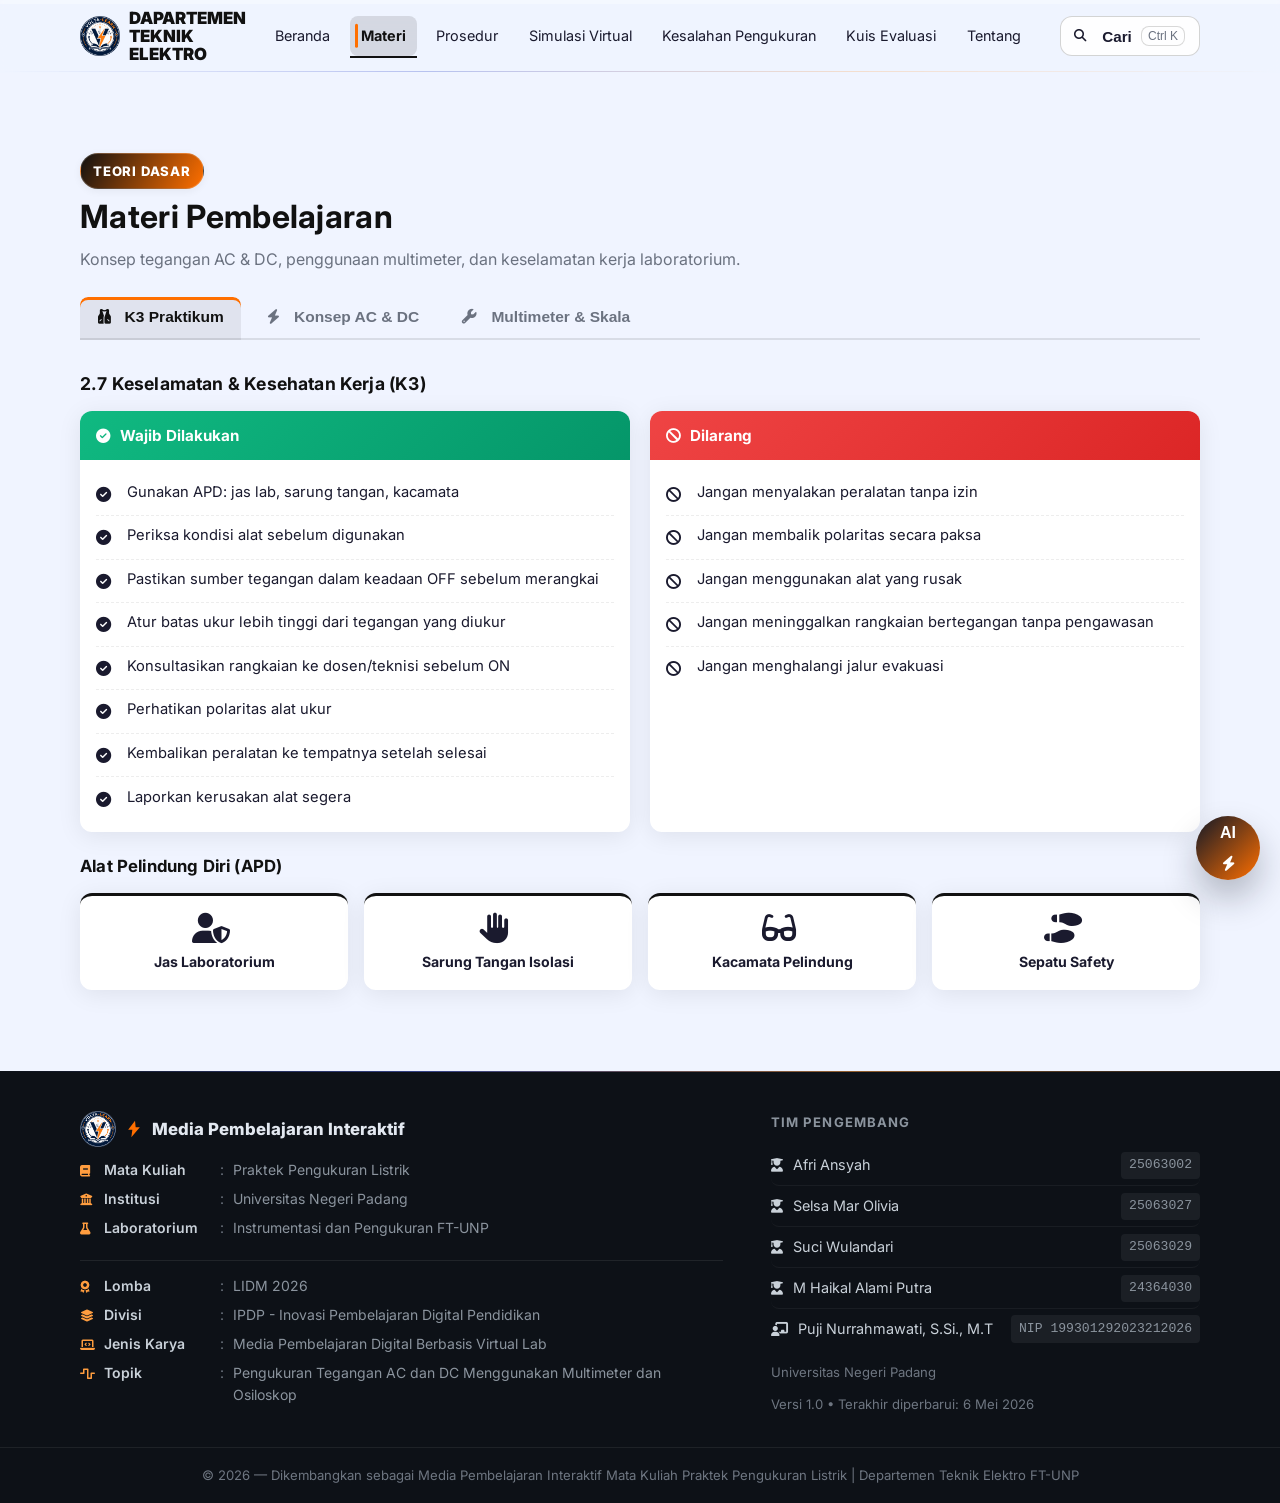
<file: materi.html>
<!DOCTYPE html>
<html lang="id">
<head>
  <meta charset="UTF-8" />
  <meta name="viewport" content="width=device-width, initial-scale=1.0" />
  <meta name="description" content="Materi Teori Pengukuran Listrik — Konsep Tegangan AC dan DC, Multimeter Analog, Faktor Skala, dan K3 Laboratorium FT-UNP." />
  <meta name="keywords" content="Pengukuran Listrik, Tegangan AC, Tegangan DC, Laboratorium, Teknik Elektro, UNP" />
  <meta name="author" content="Afri Ansyah, Selsa Mar Olivia, Suci Wulandari, M Haikal Alami Putra — Universitas Negeri Padang" />
  <meta name="robots" content="index, follow" />
  <title>Materi Teori &mdash; PengukuranListrik</title>
  <meta name="theme-color" content="#111111" />
  <link rel="manifest" href="manifest.webmanifest" />
  <link rel="icon" href="logobaru.png" />
  <link rel="apple-touch-icon" href="logobaru.png" />
  <link rel="stylesheet" href="style.css?v=ios-loadingfix-v1">
  <link rel="stylesheet" href="aiTutor.css?v=ios-loadingfix-v1">
  <link rel="stylesheet" href="https://cdnjs.cloudflare.com/ajax/libs/font-awesome/6.5.0/css/all.min.css">
</head>
<body>
  <!-- Scroll progress indicator -->
  <div class="scroll-progress" aria-hidden="true">
    <div class="scroll-progress__bar" id="scrollProgressBar"></div>
  </div>
  <!-- Loading Screen -->
  <div class="loader-screen" id="loaderScreen" role="status" aria-live="polite" aria-label="Memuat media pembelajaran">
    <div class="loader-content">
      <h1 class="loader-brand">PengukuranListrik</h1>
      <svg class="loader-wave" viewBox="0 0 320 80" aria-hidden="true" focusable="false">
        <path d="M0,40 C20,10 40,10 60,40 S100,70 120,40 S160,10 180,40 S220,70 240,40 S280,10 300,40 S320,70 340,40"></path>
      </svg>
      <p class="loader-text">Memuat Media Pembelajaran...</p>
    </div>
  </div>
  <header class="site-header">
    <div class="container navbar">
      <a href="index.html" class="brand" aria-label="PengukuranListrik Beranda">
        <img src="logobaru.png" alt="Logo Departemen Teknik Elektro UNP" class="brand-logo">
        <span class="brand-name">DAPARTEMEN TEKNIK ELEKTRO</span>
        <svg viewBox="0 0 24 24" fill="none" xmlns="http://www.w3.org/2000/svg" aria-hidden="true">
          <path d="M13.2 2L5 13h5l-1.2 9L19 10h-5l-.8-8z" fill="currentColor"></path>
        </svg>
      </a>

      <input type="checkbox" class="menu-toggle" id="menuToggle" aria-label="Buka menu navigasi" />
      <label for="menuToggle" class="menu-button" aria-hidden="true"><span></span></label>

      <nav class="nav-wrap" aria-label="Navigasi Utama">
        <ul class="nav-links" id="navLinks">
          <li><a href="index.html">Beranda</a></li>
          <li><a href="materi.html" class="is-active">Materi</a></li>
          <li><a href="prosedur.html">Prosedur</a></li>
          <li><a href="simulasi.html">Simulasi Virtual</a></li>
          <li><a href="simulasi-kesalahan.html">Kesalahan Pengukuran</a></li>
          <li><a href="kuis.html">Kuis Evaluasi</a></li>
          <li><a href="tentang.html">Tentang</a></li>
        </ul>
      </nav>
    </div>
  </header>
  <main>
    <section id="materi" class="section" data-section>
      <div class="container">
        <div style="margin-bottom:1.5rem">
          <span class="badge">Teori Dasar</span>
          <h2 class="section-title" style="margin-top:0.5rem">Materi Pembelajaran</h2>
          <p class="section-subtitle">Konsep tegangan AC &amp; DC, penggunaan multimeter, dan keselamatan kerja laboratorium.</p>
        </div>

        <div class="tab-nav" role="tablist" aria-label="Tab materi pembelajaran">
          <button class="tab-btn is-active" role="tab" aria-selected="true" aria-controls="tab-k3" id="btn-k3" data-tab="tab-k3">
            <i class="fas fa-vest"></i> K3 Praktikum
          </button>
          <button class="tab-btn" role="tab" aria-selected="false" aria-controls="tab-konsep" id="btn-konsep" data-tab="tab-konsep">
            <i class="fas fa-bolt"></i> Konsep AC &amp; DC
          </button>
          <button class="tab-btn" role="tab" aria-selected="false" aria-controls="tab-multimeter" id="btn-multimeter" data-tab="tab-multimeter">
            <i class="fas fa-wrench"></i> Multimeter &amp; Skala
          </button>
        </div>

        <!-- TAB 1 — Konsep Tegangan AC & DC -->
        <div class="tab-panel" id="tab-konsep" role="tabpanel" aria-labelledby="btn-konsep">
          <h3 class="section-title" style="font-size:1.1rem;margin-bottom:1rem">2.1 Visualisasi Gelombang</h3>
          <div class="oscilloscope-wrap">
            <div class="osc-card">
              <div class="osc-label" style="color:#ff6f00">&#x25B6; Tegangan AC &mdash; Bolak Balik</div>
              <canvas class="osc-canvas" id="canvasAC" aria-label="Animasi gelombang sinus AC"></canvas>
            </div>
            <div class="osc-card">
              <div class="osc-label" style="color:#10b981">&#x25B6; Tegangan DC &mdash; Searah</div>
              <canvas class="osc-canvas" id="canvasDC" aria-label="Animasi tegangan DC konstan"></canvas>
            </div>
          </div>

          <h3 class="section-title" style="font-size:1.1rem;margin-bottom:1rem">2.2 Perbandingan Tegangan AC vs DC</h3>
          <div class="table-wrap">
            <table class="compare-table">
              <thead>
                <tr>
                  <th>Parameter</th>
                  <th><span class="tag-ac">Tegangan AC</span></th>
                  <th><span class="tag-dc">Tegangan DC</span></th>
                </tr>
              </thead>
              <tbody>
                <tr><td>Bentuk Gelombang</td><td>Sinusoidal</td><td>Konstan / Searah</td></tr>
                <tr><td>Arah Arus</td><td>Bolak-balik</td><td>Satu Arah</td></tr>
                <tr><td>Nilai Tegangan</td><td>Berubah terhadap waktu</td><td>Tetap</td></tr>
                <tr><td>Sumber Umum</td><td>PLN, Transformator</td><td>Baterai, Power PSU</td></tr>
                <tr><td>Rumus Sesaat</td><td>V = Vm sin(&omega;t)</td><td>V = Konstan</td></tr>
                <tr><td>Nilai RMS</td><td>Vrms = 0.707 &times; Vm</td><td>Vrms = V</td></tr>
                <tr><td>Simbol Selektor</td><td>ACV (~)</td><td>DCV (&amp;#8993;)</td></tr>
                <tr><td>Frekuensi</td><td>50 Hz (PLN Indonesia)</td><td>0 Hz</td></tr>
              </tbody>
            </table>
          </div>

          <h3 class="section-title" style="font-size:1.1rem;margin-bottom:1rem">2.3 Rumus-Rumus Penting</h3>
          <div class="formula-grid formula-grid--black">
            <div class="formula-card">
              <p class="formula-expr">V(t) = Vm &times; sin(&omega;t)</p>
              <ul class="formula-vars">
                <li><strong>Vm</strong> = Tegangan Maksimum (Volt)</li>
                <li><strong>&omega;</strong> = 2&pi;f (rad/s)</li>
                <li><strong>t</strong> = Waktu (sekon)</li>
              </ul>
            </div>
            <div class="formula-card">
              <p class="formula-expr">Vrms = Vm / &radic;2</p>
              <ul class="formula-vars">
                <li><strong>Vrms</strong> = Tegangan Efektif</li>
                <li>Nilai yang terbaca pada Voltmeter AC</li>
              </ul>
            </div>
            <div class="formula-card">
              <p class="formula-expr">f = 1 / T</p>
              <ul class="formula-vars">
                <li><strong>f</strong> = Frekuensi (Hz)</li>
                <li><strong>T</strong> = Periode (sekon)</li>
              </ul>
            </div>
          </div>
        </div>

        <!-- TAB 2 — Multimeter & Faktor Skala -->
        <div class="tab-panel" id="tab-multimeter" role="tabpanel" aria-labelledby="btn-multimeter">
          <h3 class="section-title" style="font-size:1.1rem;margin-bottom:1rem">2.4 Anatomi Multimeter Analog</h3>
          <div class="multimeter-wrap">
            <div class="multimeter-diagram">
              <svg viewBox="0 0 320 400" fill="none" xmlns="http://www.w3.org/2000/svg" role="img" aria-label="Diagram anatomi multimeter analog SANWA">
                <rect x="20" y="10" width="280" height="380" rx="18" fill="#2c2f3f" stroke="#3d4155" stroke-width="2"/>
                <text x="160" y="38" text-anchor="middle" font-family="Arial" font-size="13" font-weight="bold" fill="#e2e8f0" letter-spacing="3">SANWA</text>
                <rect x="35" y="48" width="250" height="115" rx="10" fill="#f5f0e8" stroke="#c8b88a" stroke-width="1.5"/>
                <path d="M55 150 A105 105 0 0 1 265 150" stroke="#333" stroke-width="1" fill="none"/>
                <path d="M60 145 A100 100 0 0 1 260 145" stroke="#555" stroke-width="0.5" fill="none" stroke-dasharray="3 4"/>
                <line x1="160" y1="150" x2="115" y2="80" stroke="#c0392b" stroke-width="2" stroke-linecap="round"/>
                <circle cx="160" cy="150" r="5" fill="#c0392b"/>
                <line x1="75" y1="118" x2="69" y2="108" stroke="#333" stroke-width="1"/>
                <line x1="100" y1="85" x2="96" y2="74" stroke="#333" stroke-width="1"/>
                <line x1="135" y1="65" x2="132" y2="54" stroke="#333" stroke-width="1"/>
                <line x1="160" y1="58" x2="160" y2="47" stroke="#333" stroke-width="1"/>
                <line x1="185" y1="65" x2="188" y2="54" stroke="#333" stroke-width="1"/>
                <line x1="220" y1="85" x2="224" y2="74" stroke="#333" stroke-width="1"/>
                <line x1="245" y1="118" x2="251" y2="108" stroke="#333" stroke-width="1"/>
                <text x="71" y="107" font-size="8" fill="#555" text-anchor="middle">0</text>
                <text x="97" y="73" font-size="8" fill="#555" text-anchor="middle">5</text>
                <text x="133" y="52" font-size="8" fill="#555" text-anchor="middle">10</text>
                <text x="160" y="45" font-size="8" fill="#555" text-anchor="middle">25</text>
                <text x="188" y="52" font-size="8" fill="#555" text-anchor="middle">50</text>
                <text x="224" y="73" font-size="8" fill="#555" text-anchor="middle">150</text>
                <text x="252" y="107" font-size="8" fill="#555" text-anchor="middle">250</text>
                <text x="160" y="130" font-size="7" fill="#888" text-anchor="middle">AC &mdash; DC &mdash; &Omega;</text>
                <circle cx="160" cy="265" r="80" fill="#1a1c2b" stroke="#3d4155" stroke-width="2"/>
                <circle cx="160" cy="265" r="50" fill="#2c2f3f" stroke="#555" stroke-width="1"/>
                <rect x="153" y="185" width="14" height="30" rx="4" fill="#e2e8f0"/>
                <text x="160" y="196" font-size="7.5" font-weight="bold" fill="#ff6f00" text-anchor="middle">ACV</text>
                <text x="88" y="230" font-size="6.5" fill="#ff9d3f" text-anchor="middle">500</text>
                <text x="84" y="252" font-size="6.5" fill="#ff9d3f" text-anchor="middle">250</text>
                <text x="87" y="273" font-size="6.5" fill="#ff9d3f" text-anchor="middle">50</text>
                <text x="95" y="292" font-size="6.5" fill="#ff9d3f" text-anchor="middle">10</text>
                <text x="232" y="230" font-size="6.5" fill="#4db8ff" text-anchor="middle">500</text>
                <text x="236" y="252" font-size="6.5" fill="#4db8ff" text-anchor="middle">250</text>
                <text x="233" y="273" font-size="6.5" fill="#4db8ff" text-anchor="middle">50</text>
                <text x="225" y="292" font-size="6.5" fill="#4db8ff" text-anchor="middle">10</text>
                <text x="215" y="308" font-size="6.5" fill="#4db8ff" text-anchor="middle">2.5</text>
                <text x="160" y="340" font-size="7.5" font-weight="bold" fill="#4db8ff" text-anchor="middle">DCV</text>
                <text x="112" y="308" font-size="6.5" fill="#10b981" text-anchor="middle">50mA</text>
                <text x="125" y="325" font-size="6.5" fill="#10b981" text-anchor="middle">5mA</text>
                <text x="141" y="334" font-size="6.5" fill="#10b981" text-anchor="middle">0.5mA</text>
                <text x="77" y="213" font-size="7" font-weight="bold" fill="#a78bfa" text-anchor="middle">&Omega;</text>
                <text x="63" y="228" font-size="6" fill="#a78bfa" text-anchor="middle">&times;1k</text>
                <text x="57" y="243" font-size="6" fill="#a78bfa" text-anchor="middle">&times;100</text>
                <text x="57" y="258" font-size="6" fill="#a78bfa" text-anchor="middle">&times;10</text>
                <text x="59" y="273" font-size="6" fill="#a78bfa" text-anchor="middle">&times;1</text>
                <text x="160" y="262" font-size="8" font-weight="bold" fill="#e2e8f0" text-anchor="middle">SEL.</text>
                <text x="160" y="274" font-size="7" fill="#aaa" text-anchor="middle">SWITCH</text>
                <rect x="110" y="355" width="30" height="28" rx="6" fill="#1a1a1a" stroke="#555" stroke-width="1"/>
                <circle cx="125" cy="369" r="6" fill="#333" stroke="#222" stroke-width="1"/>
                <text x="125" y="393" font-size="8" fill="#c9d1d9" text-anchor="middle" font-weight="bold">COM</text>
                <rect x="148" y="355" width="30" height="28" rx="6" fill="#1a1a1a" stroke="#555" stroke-width="1"/>
                <circle cx="163" cy="369" r="6" fill="#c0392b" stroke="#922b21" stroke-width="1"/>
                <text x="163" y="393" font-size="8" fill="#c9d1d9" text-anchor="middle" font-weight="bold">V&middot;&Omega;</text>
                <rect x="186" y="355" width="30" height="28" rx="6" fill="#1a1a1a" stroke="#555" stroke-width="1"/>
                <circle cx="201" cy="369" r="6" fill="#c0392b" stroke="#922b21" stroke-width="1"/>
                <text x="201" y="393" font-size="8" fill="#c9d1d9" text-anchor="middle" font-weight="bold">mA</text>
                <!-- Sekrup Adj Nol Mekanis -->
                <circle cx="160" cy="163" r="6" fill="#6b7280" stroke="#4b5563" stroke-width="1.5"/>
                <line x1="157" y1="160" x2="163" y2="166" stroke="#374151" stroke-width="2" stroke-linecap="round"/>
                <line x1="163" y1="160" x2="157" y2="166" stroke="#374151" stroke-width="2" stroke-linecap="round"/>
                <!-- Callout badges -->
                <circle cx="40" cy="63" r="9" fill="#1a237e" opacity="0.92"/><text x="40" y="67" font-size="9" font-weight="bold" fill="#fff" text-anchor="middle">1</text>
                <circle cx="107" cy="79" r="9" fill="#c0392b" opacity="0.92"/><text x="107" y="83" font-size="9" font-weight="bold" fill="#fff" text-anchor="middle">2</text>
                <circle cx="272" cy="143" r="9" fill="#059669" opacity="0.92"/><text x="272" y="147" font-size="9" font-weight="bold" fill="#fff" text-anchor="middle">3</text>
                <circle cx="148" cy="163" r="9" fill="#d97706" opacity="0.92"/><text x="148" y="167" font-size="9" font-weight="bold" fill="#fff" text-anchor="middle">4</text>
                <circle cx="226" cy="202" r="9" fill="#7c3aed" opacity="0.92"/><text x="226" y="206" font-size="9" font-weight="bold" fill="#fff" text-anchor="middle">5</text>
                <circle cx="125" cy="352" r="9" fill="#4b5563" opacity="0.92"/><text x="125" y="356" font-size="9" font-weight="bold" fill="#fff" text-anchor="middle">6</text>
                <circle cx="163" cy="352" r="9" fill="#b91c1c" opacity="0.92"/><text x="163" y="356" font-size="9" font-weight="bold" fill="#fff" text-anchor="middle">7</text>
                <circle cx="201" cy="352" r="9" fill="#b91c1c" opacity="0.92"/><text x="201" y="356" font-size="9" font-weight="bold" fill="#fff" text-anchor="middle">8</text>
              </svg>
              <!-- Numbered parts legend -->
              <div class="multimeter-legend">
                <div class="legend-row"><span class="legend-num" style="background:#1a237e">1</span><div class="legend-text"><strong>Papan Skala</strong><span>Area pembacaan nilai — memuat busur skala AC, DC, dan &Omega;</span></div></div>
                <div class="legend-row"><span class="legend-num" style="background:#c0392b">2</span><div class="legend-text"><strong>Jarum Penunjuk</strong><span>Bergerak proporsional terhadap besaran yang diukur</span></div></div>
                <div class="legend-row"><span class="legend-num" style="background:#059669">3</span><div class="legend-text"><strong>Cermin Anti-Parallax</strong><span>Strip cermin pada skala — baca nilai saat jarum &amp; bayangannya tepat berhimpit</span></div></div>
                <div class="legend-row"><span class="legend-num" style="background:#d97706">4</span><div class="legend-text"><strong>Sekrup Adj Nol Mekanis</strong><span>Menyetel posisi jarum ke angka nol sebelum pengukuran dimulai</span></div></div>
                <div class="legend-row"><span class="legend-num" style="background:#7c3aed">5</span><div class="legend-text"><strong>Selektor Range (Rotary Switch)</strong><span>Memilih besaran (ACV / DCV / &Omega; / mA) dan batas ukur yang sesuai</span></div></div>
                <div class="legend-row"><span class="legend-num" style="background:#4b5563">6</span><div class="legend-text"><strong>Terminal COM (&minus;)</strong><span>Colokkan probe hitam &mdash; referensi / negatif untuk semua pengukuran</span></div></div>
                <div class="legend-row"><span class="legend-num" style="background:#b91c1c">7</span><div class="legend-text"><strong>Terminal V&middot;&Omega; (+)</strong><span>Colokkan probe merah untuk pengukuran tegangan AC/DC &amp; hambatan</span></div></div>
                <div class="legend-row"><span class="legend-num" style="background:#b91c1c">8</span><div class="legend-text"><strong>Terminal mA (+)</strong><span>Colokkan probe merah untuk pengukuran arus DC (maks 250 mA)</span></div></div>
              </div>
              <!-- Range summary -->
              <div style="margin-top:0.75rem;display:flex;flex-wrap:wrap;gap:0.4rem;justify-content:center">
                <span style="font-size:0.78rem;padding:0.2rem 0.55rem;border-radius:6px;background:rgba(255,111,0,0.12);color:#c75c00;font-weight:700"><i class="fas fa-bolt"></i> ACV: 10, 50, 250, 500V</span>
                <span style="font-size:0.78rem;padding:0.2rem 0.55rem;border-radius:6px;background:rgba(77,184,255,0.12);color:#1a6ea8;font-weight:700"><i class="fas fa-plug"></i> DCV: 2.5, 10, 50, 250, 500V</span>
                <span style="font-size:0.78rem;padding:0.2rem 0.55rem;border-radius:6px;background:rgba(16,185,129,0.12);color:#059669;font-weight:700"><i class="fas fa-tachometer-alt"></i> DCmA: 0.5, 5, 50mA</span>
                <span style="font-size:0.78rem;padding:0.2rem 0.55rem;border-radius:6px;background:rgba(167,139,250,0.12);color:#7c3aed;font-weight:700"><i class="fas fa-infinity"></i> &Omega;: &times;1, &times;10, &times;100, &times;1k</span>
              </div>
            </div>

            <div>
              <h3 class="section-title" style="font-size:1.1rem;margin-bottom:1rem">2.5 Kalkulator Faktor Skala</h3>
              <div class="calc-card">
                <div class="calc-form">
                  <div class="form-group">
                    <label for="batasUkur">Batas Ukur (Volt)</label>
                    <select id="batasUkur">
                      <option value="10">10 V</option>
                      <option value="50" selected>50 V</option>
                      <option value="250">250 V</option>
                      <option value="500">500 V</option>
                    </select>
                  </div>
                  <div class="form-group">
                    <label for="skalapenuh">Skala Penuh</label>
                    <select id="skalapenuh">
                      <option value="10">10</option>
                      <option value="50" selected>50</option>
                      <option value="250">250</option>
                    </select>
                  </div>
                  <div class="form-group" style="grid-column:1/-1">
                    <label for="penunjukan">Penunjukan Jarum: <span class="slider-val" id="sliderDisplay">35</span></label>
                    <input type="range" id="penunjukan" min="0" max="50" value="35" step="0.5" />
                  </div>
                </div>
                <div class="calc-result" id="calcResult">
                  <p class="result-formula" id="resultFormula">Hasil = (50 &divide; 50) &times; 35 = ...</p>
                  <p class="result-main" id="resultMain">35.00 Volt</p>
                </div>
              </div>

              <h3 class="section-title" style="font-size:1.1rem;margin-top:1.5rem;margin-bottom:1rem">2.6 Prosedur Setting Multimeter</h3>
              <div class="proc-columns">
                <div class="proc-block">
                  <div class="proc-block-header ac"><i class="fas fa-bolt"></i> Pengukuran ACV</div>
                  <ol class="proc-steps">
                    <li><span class="step-num">1</span>Putar selektor ke posisi ACV</li>
                    <li><span class="step-num">2</span>Pilih batas ukur lebih besar dari tegangan sumber</li>
                    <li><span class="step-num">3</span>Hubungkan probe ke terminal yang sesuai</li>
                    <li><span class="step-num">4</span>Baca penunjukan jarum pada skala ACV</li>
                    <li><span class="step-num">5</span>Hitung hasil: Faktor Skala &times; Penunjukan</li>
                    <li><span class="step-num">6</span>Catat hasil pada tabel pengamatan</li>
                  </ol>
                </div>
                <div class="proc-block">
                  <div class="proc-block-header ac"><i class="fas fa-plug"></i> Pengukuran DCV</div>
                  <ol class="proc-steps">
                    <li><span class="step-num">1</span>Putar selektor ke posisi DCV</li>
                    <li><span class="step-num">2</span>Pilih batas ukur lebih besar dari tegangan sumber</li>
                    <li><span class="step-num">3</span>Hubungkan probe memerhatikan polaritas (+/&minus;)</li>
                    <li><span class="step-num">4</span>Baca penunjukan jarum pada skala DCV</li>
                    <li><span class="step-num">5</span>Hitung hasil: Faktor Skala &times; Penunjukan</li>
                    <li><span class="step-num">6</span>Catat hasil pada tabel pengamatan</li>
                  </ol>
                </div>
              </div>
              <div class="warning-card">
                <span style="font-size:1.2rem"><i class="fas fa-exclamation-triangle"></i></span>
                <span>Perhatikan polaritas probe pada pengukuran DCV! Terbalik polaritas dapat merusak jarum multimeter.</span>
              </div>
            </div>
          </div>
        </div>

        <!-- TAB 3 — K3 -->
        <div class="tab-panel is-active" id="tab-k3" role="tabpanel" aria-labelledby="btn-k3">
          <h3 class="section-title" style="font-size:1.1rem;margin-bottom:1rem">2.7 Keselamatan &amp; Kesehatan Kerja (K3)</h3>
          <div class="safety-columns">
            <div class="safety-block">
              <div class="safety-header wajib"><i class="fas fa-check-circle"></i> Wajib Dilakukan</div>
              <ul class="safety-list">
                <li><span class="safety-icon"><i class="fas fa-check-circle"></i></span>Gunakan APD: jas lab, sarung tangan, kacamata</li>
                <li><span class="safety-icon"><i class="fas fa-check-circle"></i></span>Periksa kondisi alat sebelum digunakan</li>
                <li><span class="safety-icon"><i class="fas fa-check-circle"></i></span>Pastikan sumber tegangan dalam keadaan OFF sebelum merangkai</li>
                <li><span class="safety-icon"><i class="fas fa-check-circle"></i></span>Atur batas ukur lebih tinggi dari tegangan yang diukur</li>
                <li><span class="safety-icon"><i class="fas fa-check-circle"></i></span>Konsultasikan rangkaian ke dosen/teknisi sebelum ON</li>
                <li><span class="safety-icon"><i class="fas fa-check-circle"></i></span>Perhatikan polaritas alat ukur</li>
                <li><span class="safety-icon"><i class="fas fa-check-circle"></i></span>Kembalikan peralatan ke tempatnya setelah selesai</li>
                <li><span class="safety-icon"><i class="fas fa-check-circle"></i></span>Laporkan kerusakan alat segera</li>
              </ul>
            </div>
            <div class="safety-block">
              <div class="safety-header dilarang"><i class="fas fa-ban"></i> Dilarang</div>
              <ul class="safety-list">
                <li><span class="safety-icon"><i class="fas fa-ban"></i></span>Jangan menyalakan peralatan tanpa izin</li>
                <li><span class="safety-icon"><i class="fas fa-ban"></i></span>Jangan membalik polaritas secara paksa</li>
                <li><span class="safety-icon"><i class="fas fa-ban"></i></span>Jangan menggunakan alat yang rusak</li>
                <li><span class="safety-icon"><i class="fas fa-ban"></i></span>Jangan meninggalkan rangkaian bertegangan tanpa pengawasan</li>
                <li><span class="safety-icon"><i class="fas fa-ban"></i></span>Jangan menghalangi jalur evakuasi</li>
              </ul>
            </div>
          </div>
          <h3 class="section-title" style="font-size:1.05rem;margin-bottom:1rem">Alat Pelindung Diri (APD)</h3>
          <div class="apd-grid">
            <div class="apd-card"><div class="apd-emoji"><i class="fas fa-user-shield"></i></div><p class="apd-name">Jas Laboratorium</p></div>
            <div class="apd-card"><div class="apd-emoji"><i class="fas fa-hand-paper"></i></div><p class="apd-name">Sarung Tangan Isolasi</p></div>
            <div class="apd-card"><div class="apd-emoji"><i class="fas fa-glasses"></i></div><p class="apd-name">Kacamata Pelindung</p></div>
            <div class="apd-card"><div class="apd-emoji"><i class="fas fa-shoe-prints"></i></div><p class="apd-name">Sepatu Safety</p></div>
          </div>
        </div>
      </div>
    </section>
  </main>
  <!-- Back to Top -->
  <button class="back-to-top" id="backToTop" aria-label="Kembali ke atas">
    &#8679;
  </button>
  <footer class="site-footer">
    <div class="container">
      <div class="footer-main">
        <!-- Left column -->
        <div>
          <div class="footer-brand">
            <img src="logobaru.png" alt="Logo Departemen Teknik Elektro UNP" class="footer-logo">
            <svg viewBox="0 0 24 24" fill="none" aria-hidden="true">
              <path d="M13.2 2L5 13h5l-1.2 9L19 10h-5l-.8-8z" fill="currentColor"/>
            </svg>
            Media Pembelajaran Interaktif
          </div>
          <p class="footer-desc">
            <span class="footer-row">
              <i class="fas fa-book"></i>
              <span class="footer-key">Mata Kuliah</span>
              <span class="footer-sep">:</span>
              <span class="footer-val">Praktek Pengukuran Listrik</span>
            </span>
            <span class="footer-row">
              <i class="fas fa-university"></i>
              <span class="footer-key">Institusi</span>
              <span class="footer-sep">:</span>
              <span class="footer-val">Universitas Negeri Padang</span>
            </span>
            <span class="footer-row">
              <i class="fas fa-flask"></i>
              <span class="footer-key">Laboratorium</span>
              <span class="footer-sep">:</span>
              <span class="footer-val">Instrumentasi dan Pengukuran FT-UNP</span>
            </span>
          </p>
        </div>
        <!-- Right column -->
        <div>
          <p class="footer-col-title">Tim Pengembang</p>
          <ul class="footer-team-list">
            <li>
              <span><i class="fas fa-user-graduate"></i> Afri Ansyah</span>
              <span class="footer-nim">25063002</span>
            </li>
            <li>
              <span><i class="fas fa-user-graduate"></i> Selsa Mar Olivia</span>
              <span class="footer-nim">25063027</span>
            </li>
            <li>
              <span><i class="fas fa-user-graduate"></i> Suci Wulandari</span>
              <span class="footer-nim">25063029</span>
            </li>
            <li>
              <span><i class="fas fa-user-graduate"></i> M Haikal Alami Putra</span>
              <span class="footer-nim">24364030</span>
            </li>
            <li>
              <span><i class="fas fa-chalkboard-teacher"></i> Puji Nurrahmawati, S.Si., M.T</span>
              <span class="footer-nim">NIP 199301292023212026</span>
            </li>
          </ul>
          <p style="margin:0.75rem 0 0;font-size:0.82rem;color:#6e7681">
            Universitas Negeri Padang
          </p>
          <p class="footer-meta">Versi 1.0 &bull; Terakhir diperbarui: 6 Mei 2026</p>
        </div>
      </div>
    </div>
    <div class="footer-bottom">
      <div class="container">
        &copy; 2026 &mdash; Dikembangkan sebagai Media Pembelajaran Interaktif Mata Kuliah Praktek Pengukuran Listrik
        | Departemen Teknik Elektro FT-UNP
      </div>
    </div>
  </footer>
  <script src="knowledgeBase.js?v=ios-loadingfix-v1"></script>
  <script src="aiTutor.js?v=ios-loadingfix-v1"></script>
  <script src="script.js?v=ios-loadingfix-v1"></script>
</body>
</html>
</file>
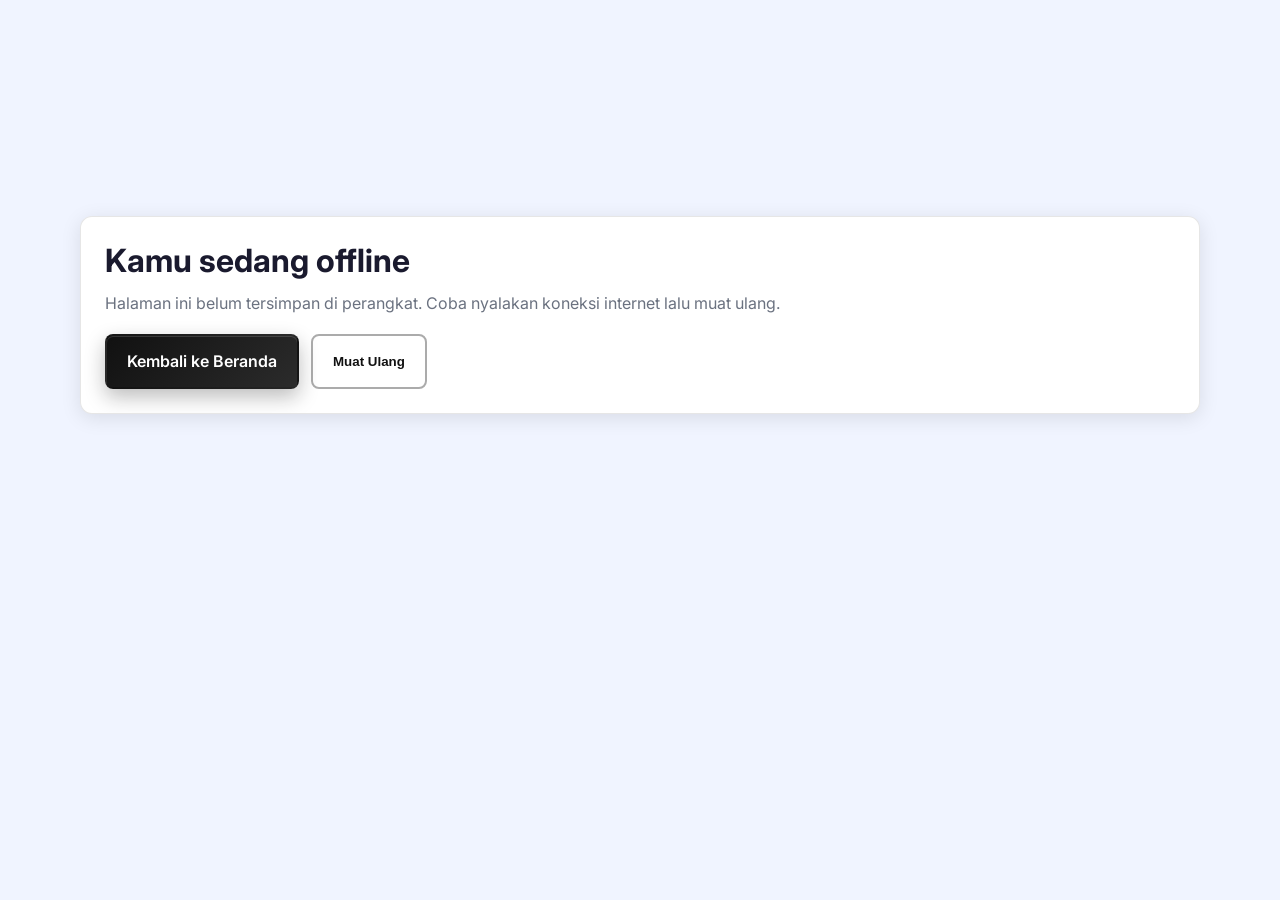
<file: offline.html>
<!DOCTYPE html>
<html lang="id">
<head>
  <meta charset="UTF-8" />
  <meta name="viewport" content="width=device-width, initial-scale=1.0" />
  <meta name="theme-color" content="#111111" />
  <title>Offline — PengukuranListrik</title>
  <link rel="stylesheet" href="style.css?v=ios-loadingfix-v1" />
</head>
<body>
  <main class="section" style="min-height:70vh;display:flex;align-items:center">
    <div class="container">
      <div class="card" style="padding:1.5rem">
        <h1 style="margin:0 0 0.5rem">Kamu sedang offline</h1>
        <p style="margin:0;color:var(--text-muted);line-height:1.8">
          Halaman ini belum tersimpan di perangkat. Coba nyalakan koneksi internet lalu muat ulang.
        </p>
        <div style="margin-top:1rem;display:flex;gap:0.75rem;flex-wrap:wrap">
          <a class="btn-primary" href="index.html">Kembali ke Beranda</a>
          <button class="btn-secondary" type="button" onclick="location.reload()">Muat Ulang</button>
        </div>
      </div>
    </div>
  </main>
</body>
</html>
</file>
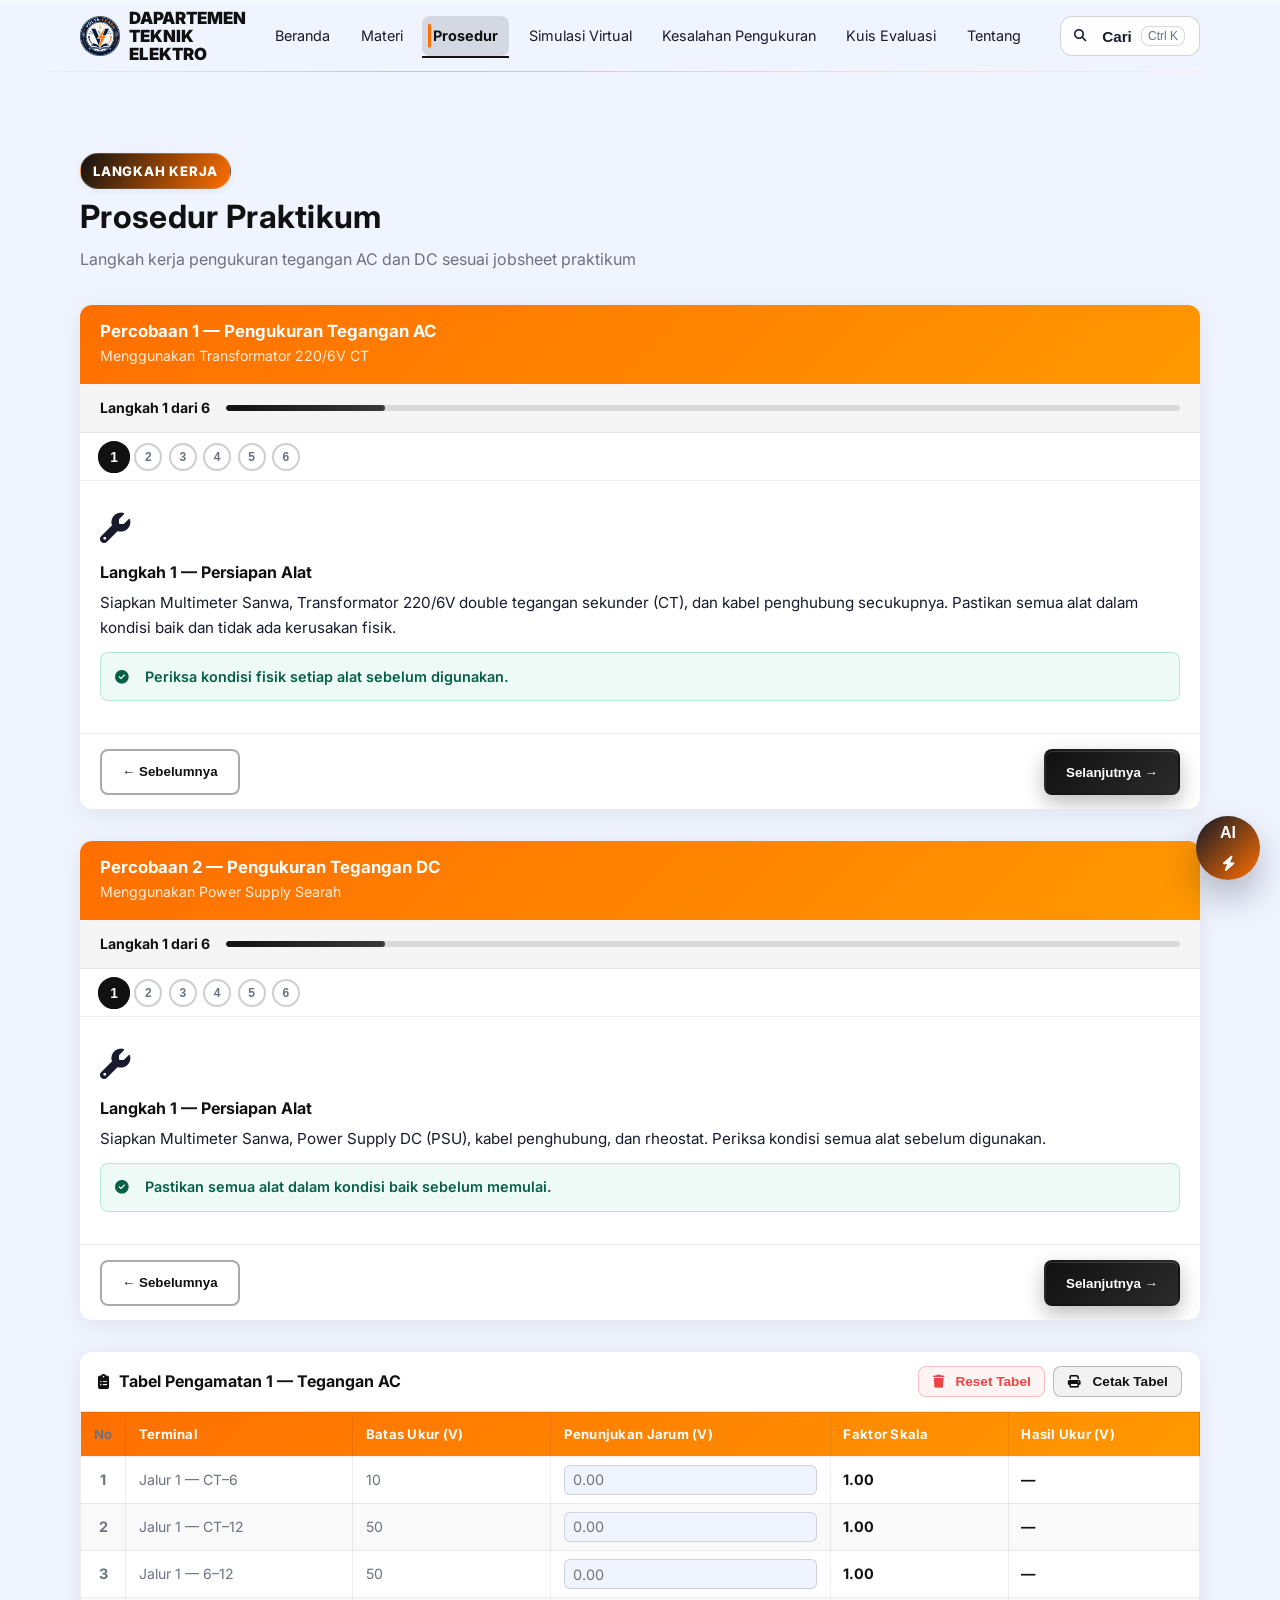
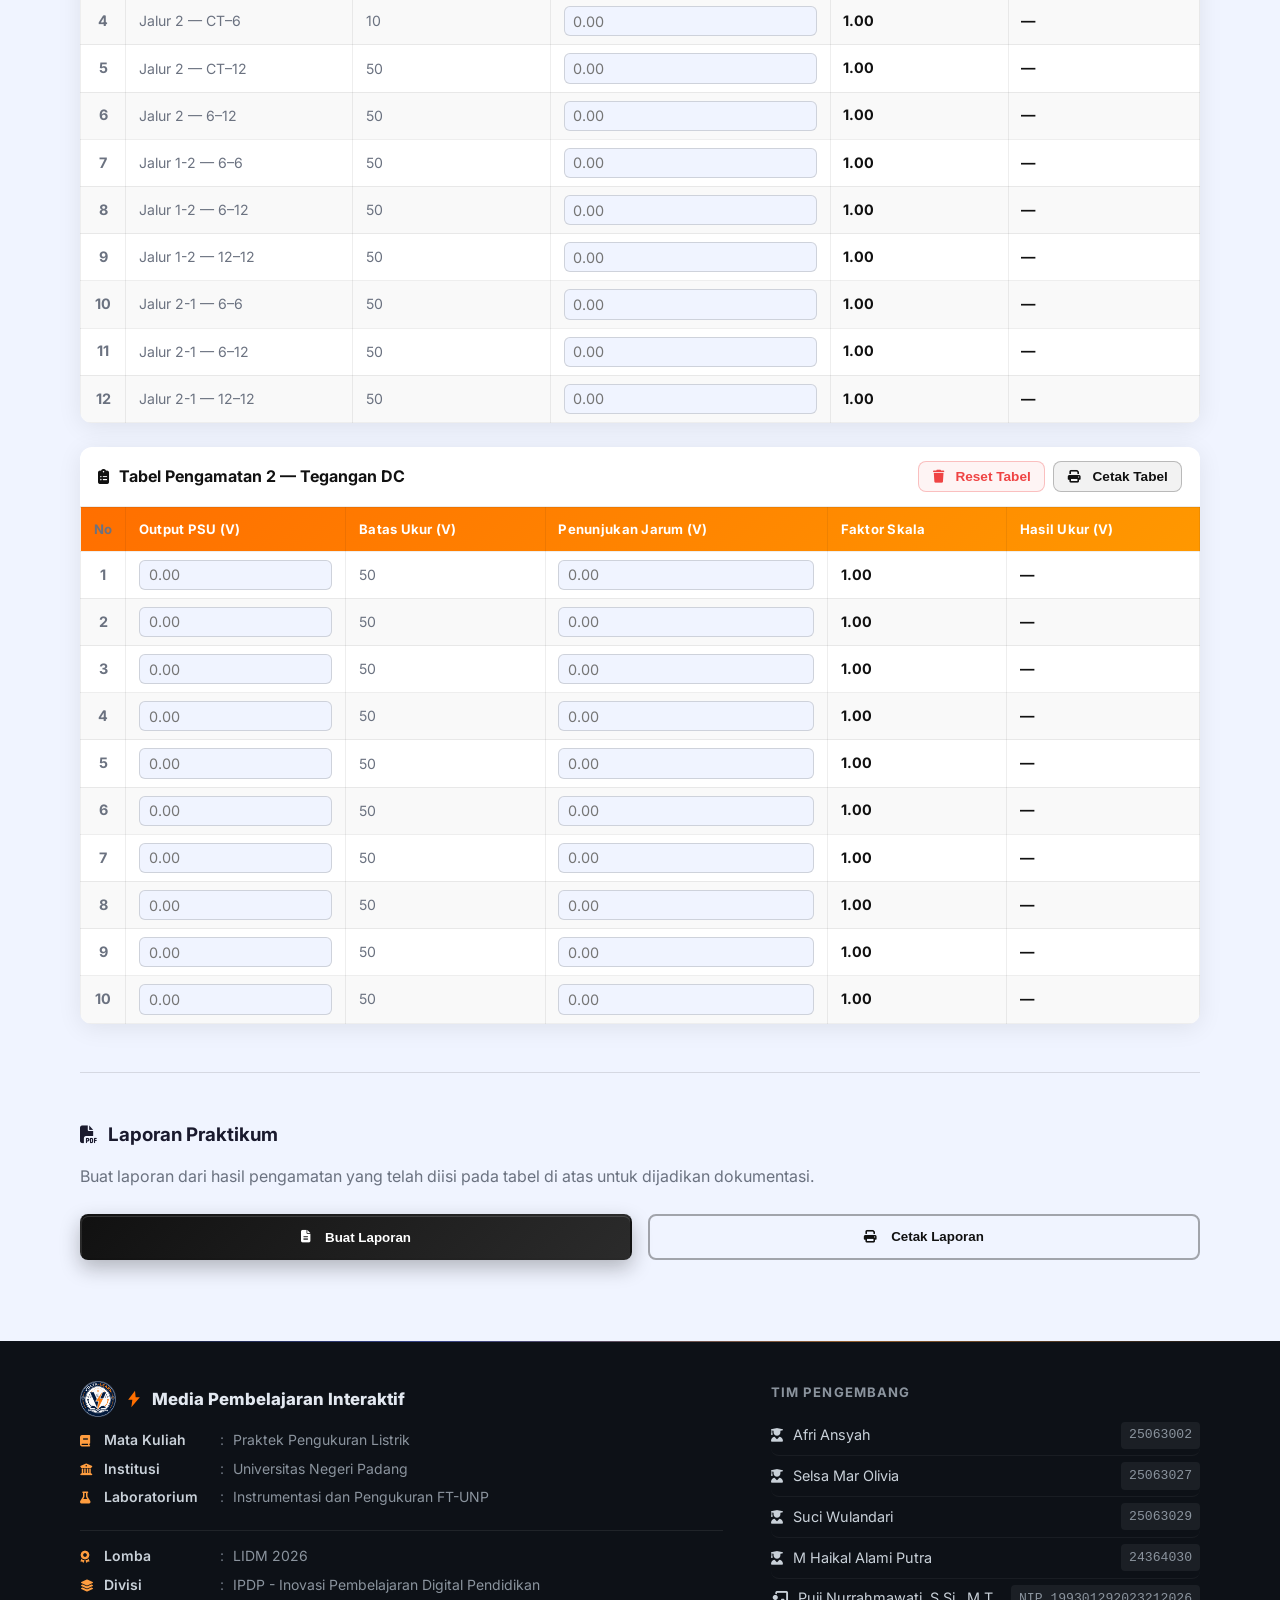
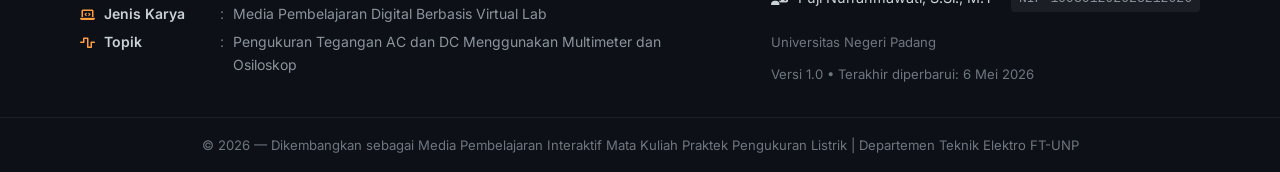
<file: prosedur.html>
<!DOCTYPE html>
<html lang="id">
<head>
  <meta charset="UTF-8" />
  <meta name="viewport" content="width=device-width, initial-scale=1.0" />
  <meta name="description" content="Prosedur Praktikum Pengukuran Listrik — Langkah kerja pengukuran tegangan AC dan DC, tabel pengamatan, dan diagram rangkaian FT-UNP." />
  <meta name="keywords" content="Pengukuran Listrik, Tegangan AC, Tegangan DC, Laboratorium, Teknik Elektro, UNP" />
  <meta name="author" content="Afri Ansyah, Selsa Mar Olivia, Suci Wulandari, M Haikal Alami Putra — Universitas Negeri Padang" />
  <meta name="robots" content="index, follow" />
  <title>Prosedur Praktikum &mdash; PengukuranListrik</title>
  <meta name="theme-color" content="#111111" />
  <link rel="manifest" href="manifest.webmanifest" />
  <link rel="icon" href="logobaru.png" />
  <link rel="apple-touch-icon" href="logobaru.png" />
  <link rel="stylesheet" href="style.css?v=ios-loadingfix-v1">
  <link rel="stylesheet" href="aiTutor.css?v=ios-loadingfix-v1">
  <link rel="stylesheet" href="https://cdnjs.cloudflare.com/ajax/libs/font-awesome/6.5.0/css/all.min.css">
</head>
<body>
  <!-- Scroll progress indicator -->
  <div class="scroll-progress" aria-hidden="true">
    <div class="scroll-progress__bar" id="scrollProgressBar"></div>
  </div>
  <!-- Loading Screen -->
  <div class="loader-screen" id="loaderScreen" role="status" aria-live="polite" aria-label="Memuat media pembelajaran">
    <div class="loader-content">
      <h1 class="loader-brand">PengukuranListrik</h1>
      <svg class="loader-wave" viewBox="0 0 320 80" aria-hidden="true" focusable="false">
        <path d="M0,40 C20,10 40,10 60,40 S100,70 120,40 S160,10 180,40 S220,70 240,40 S280,10 300,40 S320,70 340,40"></path>
      </svg>
      <p class="loader-text">Memuat Media Pembelajaran...</p>
    </div>
  </div>
  <header class="site-header">
    <div class="container navbar">
      <a href="index.html" class="brand" aria-label="PengukuranListrik Beranda">
        <img src="logobaru.png" alt="Logo Departemen Teknik Elektro UNP" class="brand-logo">
        <span class="brand-name">DAPARTEMEN TEKNIK ELEKTRO</span>
        <svg viewBox="0 0 24 24" fill="none" xmlns="http://www.w3.org/2000/svg" aria-hidden="true">
          <path d="M13.2 2L5 13h5l-1.2 9L19 10h-5l-.8-8z" fill="currentColor"></path>
        </svg>
      </a>

      <input type="checkbox" class="menu-toggle" id="menuToggle" aria-label="Buka menu navigasi" />
      <label for="menuToggle" class="menu-button" aria-hidden="true"><span></span></label>

      <nav class="nav-wrap" aria-label="Navigasi Utama">
        <ul class="nav-links" id="navLinks">
          <li><a href="index.html">Beranda</a></li>
          <li><a href="materi.html">Materi</a></li>
          <li><a href="prosedur.html" class="is-active">Prosedur</a></li>
          <li><a href="simulasi.html">Simulasi Virtual</a></li>
          <li><a href="simulasi-kesalahan.html">Kesalahan Pengukuran</a></li>
          <li><a href="kuis.html">Kuis Evaluasi</a></li>
          <li><a href="tentang.html">Tentang</a></li>
        </ul>
      </nav>
    </div>
  </header>
  <main>
    <section id="prosedur" class="section" data-section>
      <div class="container">
        <div style="margin-bottom:2rem">
          <span class="badge">Langkah Kerja</span>
          <h2 class="section-title" style="margin-top:0.5rem">Prosedur Praktikum</h2>
          <p class="section-subtitle">Langkah kerja pengukuran tegangan AC dan DC sesuai jobsheet praktikum</p>
        </div>

        <!-- STEPPER AC -->
        <div class="stepper-block" id="stepperAC">
          <div class="stepper-header orange">
            <h3>Percobaan 1 &mdash; Pengukuran Tegangan AC</h3>
            <p>Menggunakan Transformator 220/6V CT</p>
          </div>
          <div class="stepper-progress">
            <span class="stepper-progress-label" id="acStepLabel">Langkah 1 dari 6</span>
            <div class="stepper-progress-bar">
              <div class="stepper-progress-fill" id="acProgressFill" style="width:16.67%"></div>
            </div>
          </div>
          <div class="stepper-dots" id="acDots"></div>
          <div class="stepper-body">
            <div class="step-pane is-active" data-stepper-ac="0">
              <span class="step-pane-icon"><i class="fas fa-wrench"></i></span>
              <h4>Langkah 1 &mdash; Persiapan Alat</h4>
              <p>Siapkan Multimeter Sanwa, Transformator 220/6V double tegangan sekunder (CT), dan kabel penghubung secukupnya. Pastikan semua alat dalam kondisi baik dan tidak ada kerusakan fisik.</p>
              <div class="step-success"><span><i class="fas fa-check-circle"></i></span><span>Periksa kondisi fisik setiap alat sebelum digunakan.</span></div>
            </div>
            <div class="step-pane" data-stepper-ac="1">
              <span class="step-pane-icon"><i class="fas fa-cog"></i></span>
              <h4>Langkah 2 &mdash; Setting Multimeter</h4>
              <p>Putar selektor ke posisi ACV. Atur batas ukur <strong>50 Volt</strong> (lebih tinggi dari tegangan sumber) untuk memastikan jarum tidak melewati batas skala.</p>
              <div class="step-warning"><span><i class="fas fa-exclamation-triangle"></i></span><span>Pastikan selector ACV sebelum menghubungkan ke sumber tegangan!</span></div>
            </div>
            <div class="step-pane" data-stepper-ac="2">
              <span class="step-pane-icon"><i class="fas fa-plug"></i></span>
              <h4>Langkah 3 &mdash; Merangkai Rangkaian</h4>
              <p>Hubungkan kumparan primer trafo ke sumber tegangan 220V. Hubungkan probe voltmeter ke terminal sekunder trafo sesuai tabel pengamatan. Diagram rangkaian:</p>
              <div class="circuit-svg-wrap">
                <svg viewBox="0 0 480 140" xmlns="http://www.w3.org/2000/svg" aria-label="Diagram rangkaian AC dengan Transformator CT" width="480" height="140">
                  <rect x="10" y="40" width="72" height="60" rx="8" fill="#fff3e0" stroke="#ff6f00" stroke-width="1.5"/>
                  <text x="46" y="66" text-anchor="middle" font-size="10" font-weight="bold" fill="#ff6f00">220V</text>
                  <text x="46" y="80" text-anchor="middle" font-size="10" fill="#ff6f00">AC ~</text>
                  <text x="46" y="108" text-anchor="middle" font-size="8" fill="#777">Sumber</text>
                  <line x1="82" y1="58" x2="130" y2="58" stroke="#333" stroke-width="1.5"/>
                  <line x1="82" y1="82" x2="130" y2="82" stroke="#333" stroke-width="1.5"/>
                  <rect x="130" y="30" width="100" height="80" rx="8" fill="#e8eaf6" stroke="#1a237e" stroke-width="1.5"/>
                  <text x="180" y="60" text-anchor="middle" font-size="9" font-weight="bold" fill="#1a237e">TRAFO</text>
                  <text x="180" y="73" text-anchor="middle" font-size="8" fill="#1a237e">220 / 6V CT</text>
                  <path d="M140 65 Q148 55 156 65 Q164 75 172 65" stroke="#1a237e" stroke-width="1.5" fill="none"/>
                  <path d="M188 65 Q196 55 204 65 Q212 75 220 65" stroke="#ff6f00" stroke-width="1.5" fill="none"/>
                  <line x1="230" y1="45" x2="290" y2="45" stroke="#333" stroke-width="1.5"/>
                  <line x1="230" y1="70" x2="290" y2="70" stroke="#10b981" stroke-width="2"/>
                  <line x1="230" y1="95" x2="290" y2="95" stroke="#333" stroke-width="1.5"/>
                  <circle cx="290" cy="45" r="5" fill="#ef4444"/>
                  <text x="300" y="49" font-size="9" font-weight="bold" fill="#ef4444">12V</text>
                  <circle cx="290" cy="70" r="5" fill="#10b981"/>
                  <text x="300" y="74" font-size="9" font-weight="bold" fill="#10b981">CT</text>
                  <circle cx="290" cy="95" r="5" fill="#1a237e"/>
                  <text x="300" y="99" font-size="9" font-weight="bold" fill="#1a237e">6V</text>
                  <rect x="370" y="48" width="90" height="44" rx="8" fill="#f0fdf4" stroke="#10b981" stroke-width="1.5"/>
                  <text x="415" y="68" text-anchor="middle" font-size="11" font-weight="bold" fill="#059669">V</text>
                  <text x="415" y="82" text-anchor="middle" font-size="8" fill="#059669">Voltmeter</text>
                  <line x1="320" y1="45" x2="370" y2="60" stroke="#ef4444" stroke-width="1.5" stroke-dasharray="4 2"/>
                  <line x1="320" y1="95" x2="370" y2="80" stroke="#1a237e" stroke-width="1.5" stroke-dasharray="4 2"/>
                  <text x="335" y="44" font-size="8" fill="#ef4444">+</text>
                  <text x="335" y="92" font-size="8" fill="#1a237e">&minus;</text>
                </svg>
              </div>
            </div>
            <div class="step-pane" data-stepper-ac="3">
              <span class="step-pane-icon"><i class="fas fa-chalkboard-teacher"></i></span>
              <h4>Langkah 4 &mdash; Konsultasi Dosen</h4>
              <p>Konsultasikan rangkaian kepada dosen atau teknisi sebelum menghidupkan sumber tegangan. Pastikan rangkaian telah diperiksa dan disetujui.</p>
              <div class="step-warning"><span><i class="fas fa-exclamation-circle"></i></span><span>WAJIB dikonsultasikan terlebih dahulu sebelum menghidupkan sumber!</span></div>
            </div>
            <div class="step-pane" data-stepper-ac="4">
              <span class="step-pane-icon"><i class="fas fa-chart-bar"></i></span>
              <h4>Langkah 5 &mdash; Pengukuran</h4>
              <p>Hidupkan sumber tegangan. Ukur tegangan pada setiap kombinasi terminal sesuai tabel pengamatan di bawah. Baca dan catat penunjukan jarum multimeter dengan teliti.</p>
              <div class="step-success"><span><i class="fas fa-lightbulb"></i></span><span>Baca jarum pada skala ACV. Hitung: Hasil = Faktor Skala &times; Penunjukan.</span></div>
            </div>
            <div class="step-pane" data-stepper-ac="5">
              <span class="step-pane-icon"><i class="fas fa-check-circle"></i></span>
              <h4>Langkah 6 &mdash; Selesai</h4>
              <p>Matikan sumber tegangan. Lepaskan semua kabel rangkaian. Kembalikan semua peralatan ke tempatnya dengan rapi dan benar sesuai prosedur laboratorium.</p>
              <div class="step-success"><span><i class="fas fa-check-circle"></i></span><span>Percobaan 1 selesai. Lanjutkan ke Percobaan 2 &mdash; Tegangan DC.</span></div>
            </div>
          </div>
          <div class="stepper-actions">
            <button class="btn-secondary" id="acPrev" onclick="stepperNav('ac','prev')" disabled>&larr; Sebelumnya</button>
            <button class="btn-primary" id="acNext" onclick="stepperNav('ac','next')">Selanjutnya &rarr;</button>
          </div>
        </div>

        <!-- STEPPER DC -->
        <div class="stepper-block" id="stepperDC">
          <div class="stepper-header orange">
            <h3>Percobaan 2 &mdash; Pengukuran Tegangan DC</h3>
            <p>Menggunakan Power Supply Searah</p>
          </div>
          <div class="stepper-progress">
            <span class="stepper-progress-label" id="dcStepLabel">Langkah 1 dari 6</span>
            <div class="stepper-progress-bar">
              <div class="stepper-progress-fill" id="dcProgressFill" style="width:16.67%"></div>
            </div>
          </div>
          <div class="stepper-dots" id="dcDots"></div>
          <div class="stepper-body">
            <div class="step-pane is-active" data-stepper-dc="0">
              <span class="step-pane-icon"><i class="fas fa-wrench"></i></span>
              <h4>Langkah 1 &mdash; Persiapan Alat</h4>
              <p>Siapkan Multimeter Sanwa, Power Supply DC (PSU), kabel penghubung, dan rheostat. Periksa kondisi semua alat sebelum digunakan.</p>
              <div class="step-success"><span><i class="fas fa-check-circle"></i></span><span>Pastikan semua alat dalam kondisi baik sebelum memulai.</span></div>
            </div>
            <div class="step-pane" data-stepper-dc="1">
              <span class="step-pane-icon"><i class="fas fa-cog"></i></span>
              <h4>Langkah 2 &mdash; Setting Multimeter</h4>
              <p>Putar selektor ke posisi <strong>DCV</strong>. Atur batas ukur <strong>50 Volt</strong>. Pastikan batas ukur lebih besar dari tegangan yang akan diukur.</p>
              <div class="step-warning"><span><i class="fas fa-exclamation-triangle"></i></span><span>Perhatikan polaritas probe! Probe merah (+) ke positif PSU, hitam (&minus;) ke negatif.</span></div>
            </div>
            <div class="step-pane" data-stepper-dc="2">
              <span class="step-pane-icon"><i class="fas fa-plug"></i></span>
              <h4>Langkah 3 &mdash; Merangkai Rangkaian</h4>
              <p>Hubungkan PSU DC ke saklar (S), kemudian ke rheostat sebagai beban, dengan voltmeter terhubung paralel pada titik pengukuran.</p>
              <div class="circuit-svg-wrap">
                <svg viewBox="0 0 520 120" xmlns="http://www.w3.org/2000/svg" aria-label="Diagram rangkaian DC dengan PSU" width="520" height="120">
                  <rect x="10" y="30" width="72" height="60" rx="8" fill="#e8f5e9" stroke="#10b981" stroke-width="1.5"/>
                  <text x="46" y="57" text-anchor="middle" font-size="10" font-weight="bold" fill="#059669">PSU</text>
                  <text x="46" y="71" text-anchor="middle" font-size="9" fill="#059669">DC &#x23E3;</text>
                  <text x="46" y="98" text-anchor="middle" font-size="8" fill="#777">Power Supply</text>
                  <line x1="82" y1="50" x2="130" y2="50" stroke="#ef4444" stroke-width="1.5"/>
                  <line x1="82" y1="70" x2="130" y2="120" stroke="#1a1a2e" stroke-width="1.5"/>
                  <rect x="130" y="38" width="50" height="28" rx="6" fill="#fff" stroke="#333" stroke-width="1.5"/>
                  <text x="155" y="57" text-anchor="middle" font-size="11" font-weight="bold" fill="#333">S</text>
                  <line x1="180" y1="50" x2="220" y2="50" stroke="#ef4444" stroke-width="1.5"/>
                  <rect x="220" y="36" width="80" height="28" rx="6" fill="#fff9e6" stroke="#ff9800" stroke-width="1.5"/>
                  <text x="260" y="53" text-anchor="middle" font-size="9" font-weight="bold" fill="#e65100">Rheostat</text>
                  <text x="260" y="65" text-anchor="middle" font-size="8" fill="#e65100">R var</text>
                  <line x1="300" y1="50" x2="350" y2="50" stroke="#ef4444" stroke-width="1.5"/>
                  <line x1="260" y1="64" x2="260" y2="90" stroke="#10b981" stroke-width="1.2" stroke-dasharray="4 2"/>
                  <rect x="230" y="90" width="60" height="26" rx="6" fill="#f0fdf4" stroke="#10b981" stroke-width="1.5"/>
                  <text x="260" y="107" text-anchor="middle" font-size="10" font-weight="bold" fill="#059669">V</text>
                  <line x1="300" y1="64" x2="290" y2="90" stroke="#10b981" stroke-width="1.2" stroke-dasharray="4 2"/>
                  <line x1="350" y1="50" x2="440" y2="50" stroke="#ef4444" stroke-width="1.5"/>
                  <line x1="440" y1="50" x2="440" y2="120" stroke="#1a1a2e" stroke-width="1.5"/>
                  <line x1="130" y1="120" x2="440" y2="120" stroke="#1a1a2e" stroke-width="1.5"/>
                  <text x="100" y="47" font-size="8" fill="#ef4444">+</text>
                  <text x="100" y="72" font-size="8" fill="#333">&minus;</text>
                </svg>
              </div>
            </div>
            <div class="step-pane" data-stepper-dc="3">
              <span class="step-pane-icon"><i class="fas fa-chalkboard-teacher"></i></span>
              <h4>Langkah 4 &mdash; Konsultasi Dosen</h4>
              <p>Konsultasikan rangkaian kepada dosen atau teknisi laboratorium sebelum menghidupkan PSU. Tunggu persetujuan sebelum melanjutkan.</p>
              <div class="step-warning"><span><i class="fas fa-exclamation-circle"></i></span><span>WAJIB dikonsultasikan terlebih dahulu sebelum ON!</span></div>
            </div>
            <div class="step-pane" data-stepper-dc="4">
              <span class="step-pane-icon"><i class="fas fa-chart-bar"></i></span>
              <h4>Langkah 5 &mdash; Pengukuran</h4>
              <p>Hidupkan PSU. Atur tegangan output PSU mulai dari <strong>2 Volt</strong> secara bertahap. Catat setiap penunjukan jarum multimeter pada tabel pengamatan di bawah.</p>
              <div class="step-success"><span><i class="fas fa-lightbulb"></i></span><span>Catat minimal 10 data dengan tegangan berbeda sesuai tabel pengamatan.</span></div>
            </div>
            <div class="step-pane" data-stepper-dc="5">
              <span class="step-pane-icon"><i class="fas fa-check-circle"></i></span>
              <h4>Langkah 6 &mdash; Selesai</h4>
              <p>Matikan PSU dan lepaskan semua kabel rangkaian. Rapikan semua peralatan ke tempat semula sesuai prosedur laboratorium.</p>
              <div class="step-success"><span><i class="fas fa-check-circle"></i></span><span>Percobaan 2 selesai. Lanjutkan mengisi tabel pengamatan DC di bawah.</span></div>
            </div>
          </div>
          <div class="stepper-actions">
            <button class="btn-secondary" id="dcPrev" onclick="stepperNav('dc','prev')" disabled>&larr; Sebelumnya</button>
            <button class="btn-primary" id="dcNext" onclick="stepperNav('dc','next')">Selanjutnya &rarr;</button>
          </div>
        </div>

        <!-- TABLE AC -->
        <div class="obs-table-wrap obs-table-wrap--orange">
          <div class="obs-table-header">
            <h3 class="obs-table-title"><i class="fas fa-clipboard-list"></i> Tabel Pengamatan 1 &mdash; Tegangan AC</h3>
            <div class="obs-table-actions">
              <button class="btn-table reset" onclick="resetTable('tableAC')"><i class="fas fa-trash"></i> Reset Tabel</button>
              <button class="btn-table print" onclick="window.print()"><i class="fas fa-print"></i> Cetak Tabel</button>
            </div>
          </div>
          <div class="obs-scroll">
            <table class="obs-table" id="tableAC">
              <thead>
                <tr>
                  <th class="cell-no">No</th>
                  <th>Terminal</th>
                  <th>Batas Ukur (V)</th>
                  <th>Penunjukan Jarum (V)</th>
                  <th>Faktor Skala</th>
                  <th>Hasil Ukur (V)</th>
                </tr>
              </thead>
              <tbody id="tbodyAC"></tbody>
            </table>
          </div>
        </div>

        <!-- TABLE DC -->
        <div class="obs-table-wrap obs-table-wrap--orange">
          <div class="obs-table-header">
            <h3 class="obs-table-title"><i class="fas fa-clipboard-list"></i> Tabel Pengamatan 2 &mdash; Tegangan DC</h3>
            <div class="obs-table-actions">
              <button class="btn-table reset" onclick="resetTable('tableDC')"><i class="fas fa-trash"></i> Reset Tabel</button>
              <button class="btn-table print" onclick="window.print()"><i class="fas fa-print"></i> Cetak Tabel</button>
            </div>
          </div>
          <div class="obs-scroll">
            <table class="obs-table" id="tableDC">
              <thead>
                <tr>
                  <th class="cell-no">No</th>
                  <th>Output PSU (V)</th>
                  <th>Batas Ukur (V)</th>
                  <th>Penunjukan Jarum (V)</th>
                  <th>Faktor Skala</th>
                  <th>Hasil Ukur (V)</th>
                </tr>
              </thead>
              <tbody id="tbodyDC"></tbody>
            </table>
          </div>
        </div>

        <!-- LAPORAN PRAKTIKUM SECTION -->
        <div style="margin-top:3rem; padding-top:2rem; border-top:1px solid rgba(17,17,17,0.12)">
          <h3 style="margin-bottom:1rem"><i class="fas fa-file-pdf"></i> Laporan Praktikum</h3>
          <p style="margin-bottom:1.5rem; color:var(--text-muted)">Buat laporan dari hasil pengamatan yang telah diisi pada tabel di atas untuk dijadikan dokumentasi.</p>
          <div style="display:flex; gap:1rem; flex-wrap:wrap">
            <button class="btn-primary" onclick="generateReport()" style="flex:1; min-width:200px">
              <i class="fas fa-file-alt"></i> Buat Laporan
            </button>
            <button class="btn-secondary" onclick="printReport()" style="flex:1; min-width:200px">
              <i class="fas fa-print"></i> Cetak Laporan
            </button>
          </div>
        </div>

      </div>
    </section>
  </main>
  <!-- Back to Top -->
  <button class="back-to-top" id="backToTop" aria-label="Kembali ke atas">
    &#8679;
  </button>
  <footer class="site-footer">
    <div class="container">
      <div class="footer-main">
        <!-- Left column -->
        <div>
          <div class="footer-brand">
            <img src="logobaru.png" alt="Logo Departemen Teknik Elektro UNP" class="footer-logo">
            <svg viewBox="0 0 24 24" fill="none" aria-hidden="true">
              <path d="M13.2 2L5 13h5l-1.2 9L19 10h-5l-.8-8z" fill="currentColor"/>
            </svg>
            Media Pembelajaran Interaktif
          </div>
          <p class="footer-desc">
            <span class="footer-row">
              <i class="fas fa-book"></i>
              <span class="footer-key">Mata Kuliah</span>
              <span class="footer-sep">:</span>
              <span class="footer-val">Praktek Pengukuran Listrik</span>
            </span>
            <span class="footer-row">
              <i class="fas fa-university"></i>
              <span class="footer-key">Institusi</span>
              <span class="footer-sep">:</span>
              <span class="footer-val">Universitas Negeri Padang</span>
            </span>
            <span class="footer-row">
              <i class="fas fa-flask"></i>
              <span class="footer-key">Laboratorium</span>
              <span class="footer-sep">:</span>
              <span class="footer-val">Instrumentasi dan Pengukuran FT-UNP</span>
            </span>
          </p>
        </div>
        <!-- Right column -->
        <div>
          <p class="footer-col-title">Tim Pengembang</p>
          <ul class="footer-team-list">
            <li>
              <span><i class="fas fa-user-graduate"></i> Afri Ansyah</span>
              <span class="footer-nim">25063002</span>
            </li>
            <li>
              <span><i class="fas fa-user-graduate"></i> Selsa Mar Olivia</span>
              <span class="footer-nim">25063027</span>
            </li>
            <li>
              <span><i class="fas fa-user-graduate"></i> Suci Wulandari</span>
              <span class="footer-nim">25063029</span>
            </li>
            <li>
              <span><i class="fas fa-user-graduate"></i> M Haikal Alami Putra</span>
              <span class="footer-nim">24364030</span>
            </li>
            <li>
              <span><i class="fas fa-chalkboard-teacher"></i> Puji Nurrahmawati, S.Si., M.T</span>
              <span class="footer-nim">NIP 199301292023212026</span>
            </li>
          </ul>
          <p style="margin:0.75rem 0 0;font-size:0.82rem;color:#6e7681">
            Universitas Negeri Padang
          </p>
          <p class="footer-meta">Versi 1.0 &bull; Terakhir diperbarui: 6 Mei 2026</p>
        </div>
      </div>
    </div>
    <div class="footer-bottom">
      <div class="container">
        &copy; 2026 &mdash; Dikembangkan sebagai Media Pembelajaran Interaktif Mata Kuliah Praktek Pengukuran Listrik
        | Departemen Teknik Elektro FT-UNP
      </div>
    </div>
  </footer>
  <script src="knowledgeBase.js?v=ios-loadingfix-v1"></script>
  <script src="aiTutor.js?v=ios-loadingfix-v1"></script>
  <script src="script.js?v=ios-loadingfix-v1"></script>
</body>
</html>
</file>
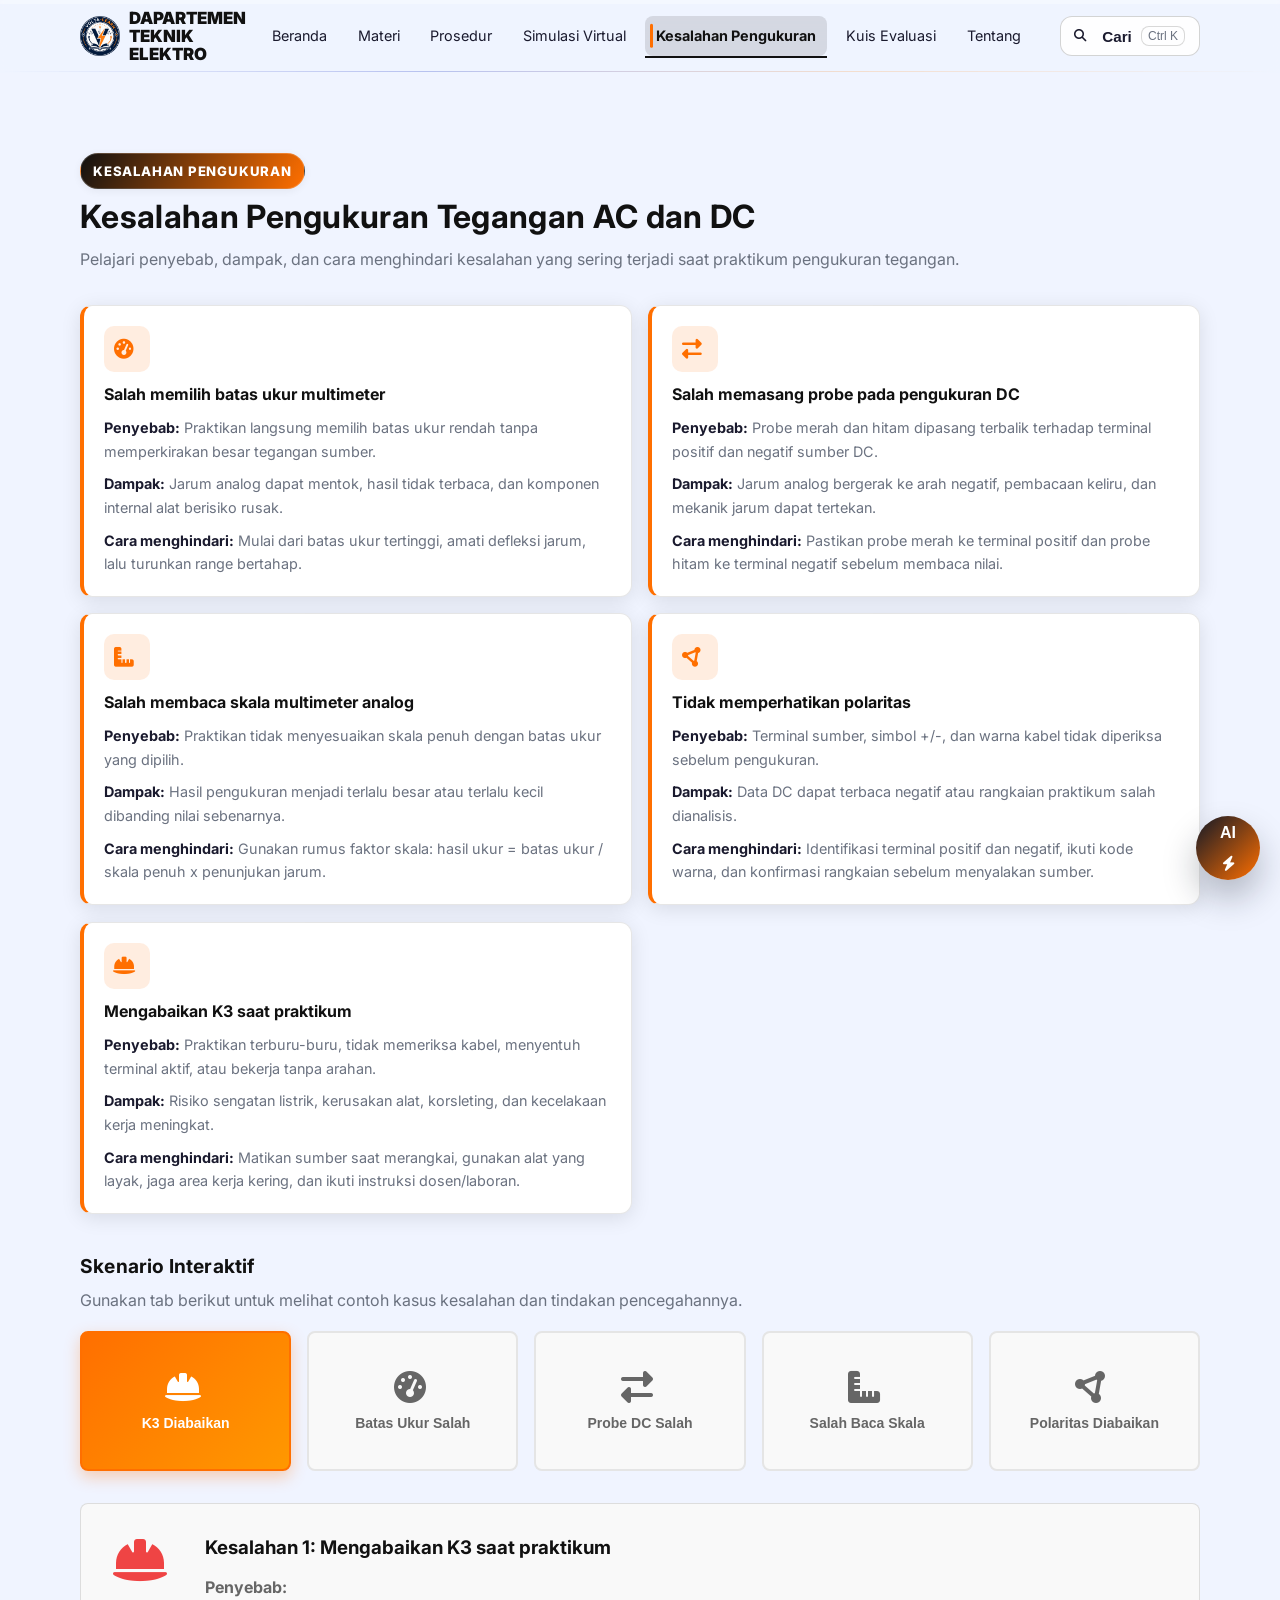
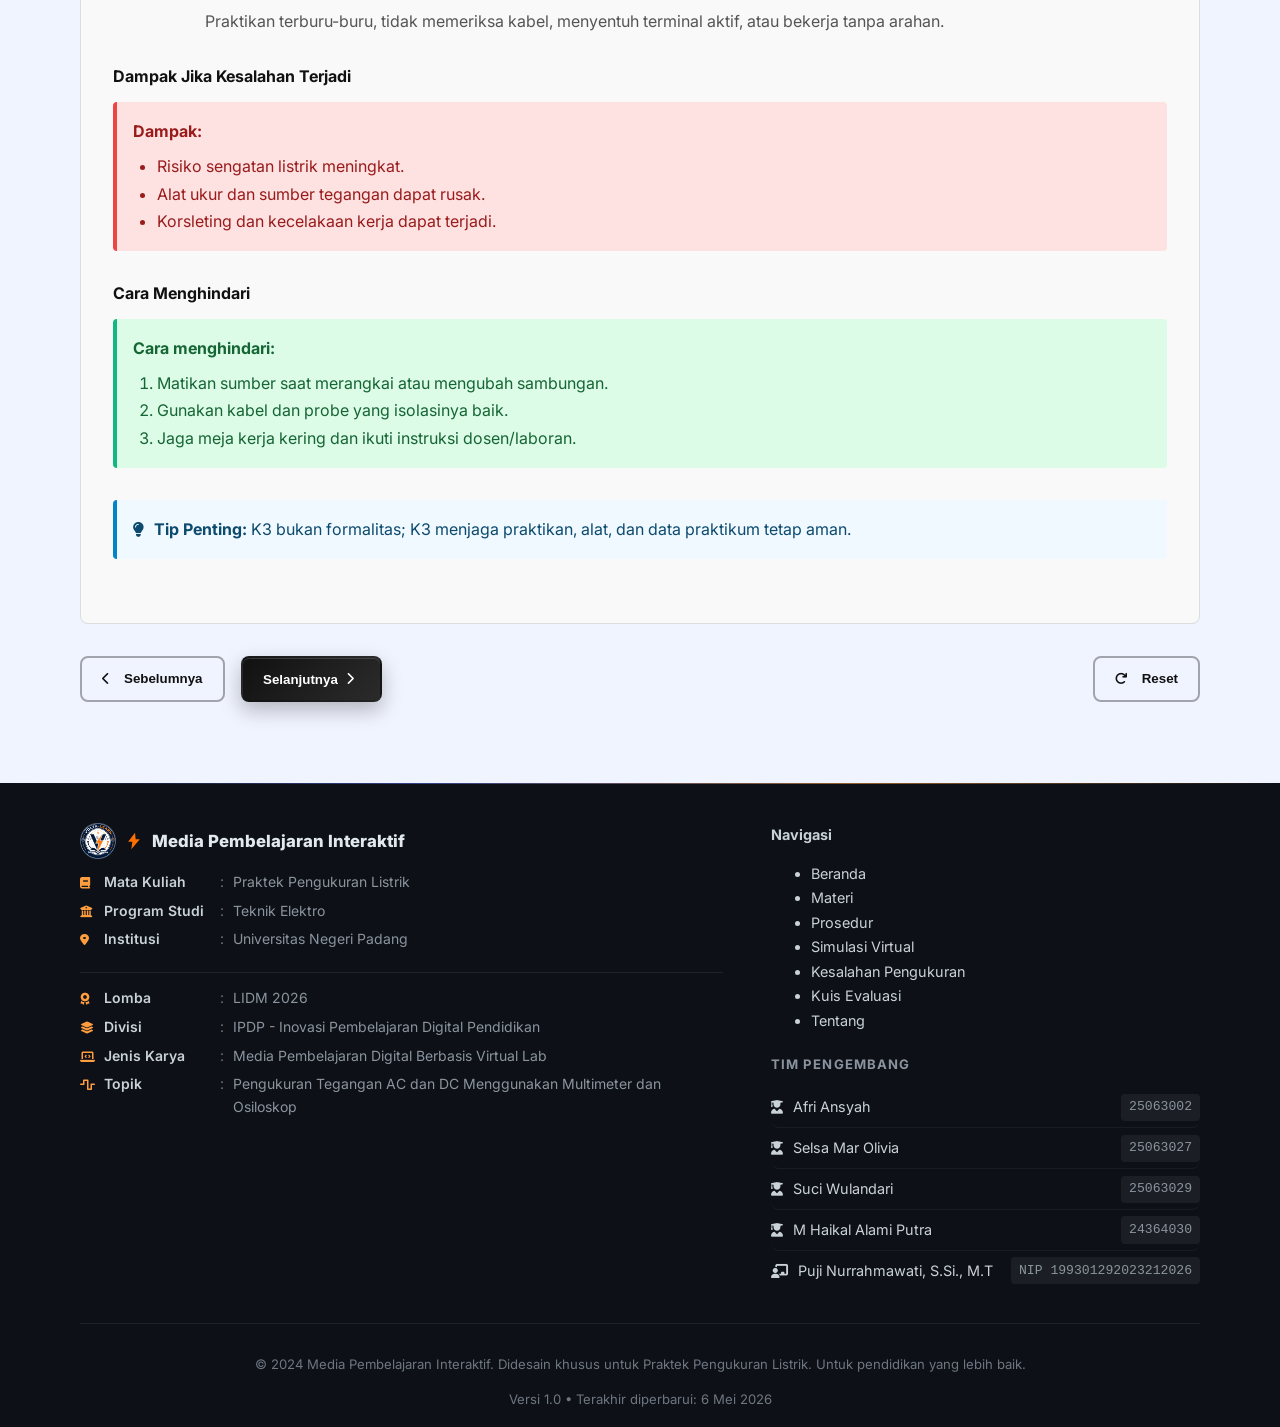
<file: simulasi-kesalahan.html>
<!DOCTYPE html>
<html lang="id">
<head>
  <meta charset="UTF-8">
  <meta name="viewport" content="width=device-width, initial-scale=1.0">
  <title>Kesalahan Pengukuran — Media Pembelajaran Praktek Pengukuran Listrik</title>
  <meta name="description" content="Pelajari kesalahan umum dalam praktikum pengukuran listrik dan cara menghindarinya.">
  <meta name="author" content="Afri Ansyah, Selsa Mar Olivia, Suci Wulandari, M Haikal Alami Putra — Universitas Negeri Padang">
  <meta name="theme-color" content="#111111" />
  <link rel="manifest" href="manifest.webmanifest" />
  <link rel="icon" href="logobaru.png" />
  <link rel="apple-touch-icon" href="logobaru.png" />
  <link rel="stylesheet" href="style.css?v=ios-loadingfix-v1">
  <link rel="stylesheet" href="aiTutor.css?v=ios-loadingfix-v1">
  <link rel="stylesheet" href="https://cdnjs.cloudflare.com/ajax/libs/font-awesome/6.5.0/css/all.min.css">
</head>
<body>
  <!-- Scroll progress indicator -->
  <div class="scroll-progress" aria-hidden="true">
    <div class="scroll-progress__bar" id="scrollProgressBar"></div>
  </div>

  <!-- Loading Screen -->
  <div class="loader-screen" id="loaderScreen" role="status" aria-live="polite" aria-label="Memuat media pembelajaran">
    <div class="loader-content">
      <h1 class="loader-brand">PengukuranListrik</h1>
      <svg class="loader-wave" viewBox="0 0 320 80" aria-hidden="true" focusable="false">
        <path d="M0,40 C20,10 40,10 60,40 S100,70 120,40 S160,10 180,40 S220,70 240,40 S280,10 300,40 S320,70 340,40"></path>
      </svg>
      <p class="loader-text">Memuat Media Pembelajaran...</p>
    </div>
  </div>

  <header class="site-header">
    <div class="container navbar">
      <a href="index.html" class="brand" aria-label="PengukuranListrik Beranda">
        <img src="logobaru.png" alt="Logo Departemen Teknik Elektro UNP" class="brand-logo">
        <span class="brand-name">DAPARTEMEN TEKNIK ELEKTRO</span>
        <svg viewBox="0 0 24 24" fill="none" xmlns="http://www.w3.org/2000/svg" aria-hidden="true">
          <path d="M13.2 2L5 13h5l-1.2 9L19 10h-5l-.8-8z" fill="currentColor"></path>
        </svg>
      </a>

      <input type="checkbox" class="menu-toggle" id="menuToggle" aria-label="Buka menu navigasi" />
      <label for="menuToggle" class="menu-button" aria-hidden="true"><span></span></label>

      <nav class="nav-wrap" aria-label="Navigasi Utama">
        <ul class="nav-links" id="navLinks">
          <li><a href="index.html">Beranda</a></li>
          <li><a href="materi.html">Materi</a></li>
          <li><a href="prosedur.html">Prosedur</a></li>
          <li><a href="simulasi.html">Simulasi Virtual</a></li>
          <li><a href="simulasi-kesalahan.html" class="is-active">Kesalahan Pengukuran</a></li>
          <li><a href="kuis.html">Kuis Evaluasi</a></li>
          <li><a href="tentang.html">Tentang</a></li>
        </ul>
      </nav>
    </div>
  </header>

  <main>
    <section id="kesalahan" class="section" data-section>
      <div class="container">
        <div style="margin-bottom:2rem">
          <span class="badge">Kesalahan Pengukuran</span>
          <h2 class="section-title" style="margin-top:0.5rem">Kesalahan Pengukuran Tegangan AC dan DC</h2>
          <p class="section-subtitle">Pelajari penyebab, dampak, dan cara menghindari kesalahan yang sering terjadi saat praktikum pengukuran tegangan.</p>
        </div>

        <div class="measurement-error-grid" aria-label="Kartu kesalahan pengukuran">
          <article class="card measurement-error-card">
            <div class="error-card-icon"><i class="fas fa-gauge-high"></i></div>
            <h3>Salah memilih batas ukur multimeter</h3>
            <p><strong>Penyebab:</strong> Praktikan langsung memilih batas ukur rendah tanpa memperkirakan besar tegangan sumber.</p>
            <p><strong>Dampak:</strong> Jarum analog dapat mentok, hasil tidak terbaca, dan komponen internal alat berisiko rusak.</p>
            <p><strong>Cara menghindari:</strong> Mulai dari batas ukur tertinggi, amati defleksi jarum, lalu turunkan range bertahap.</p>
          </article>
          <article class="card measurement-error-card">
            <div class="error-card-icon"><i class="fas fa-right-left"></i></div>
            <h3>Salah memasang probe pada pengukuran DC</h3>
            <p><strong>Penyebab:</strong> Probe merah dan hitam dipasang terbalik terhadap terminal positif dan negatif sumber DC.</p>
            <p><strong>Dampak:</strong> Jarum analog bergerak ke arah negatif, pembacaan keliru, dan mekanik jarum dapat tertekan.</p>
            <p><strong>Cara menghindari:</strong> Pastikan probe merah ke terminal positif dan probe hitam ke terminal negatif sebelum membaca nilai.</p>
          </article>
          <article class="card measurement-error-card">
            <div class="error-card-icon"><i class="fas fa-ruler-combined"></i></div>
            <h3>Salah membaca skala multimeter analog</h3>
            <p><strong>Penyebab:</strong> Praktikan tidak menyesuaikan skala penuh dengan batas ukur yang dipilih.</p>
            <p><strong>Dampak:</strong> Hasil pengukuran menjadi terlalu besar atau terlalu kecil dibanding nilai sebenarnya.</p>
            <p><strong>Cara menghindari:</strong> Gunakan rumus faktor skala: hasil ukur = batas ukur / skala penuh x penunjukan jarum.</p>
          </article>
          <article class="card measurement-error-card">
            <div class="error-card-icon"><i class="fas fa-circle-nodes"></i></div>
            <h3>Tidak memperhatikan polaritas</h3>
            <p><strong>Penyebab:</strong> Terminal sumber, simbol +/-, dan warna kabel tidak diperiksa sebelum pengukuran.</p>
            <p><strong>Dampak:</strong> Data DC dapat terbaca negatif atau rangkaian praktikum salah dianalisis.</p>
            <p><strong>Cara menghindari:</strong> Identifikasi terminal positif dan negatif, ikuti kode warna, dan konfirmasi rangkaian sebelum menyalakan sumber.</p>
          </article>
          <article class="card measurement-error-card">
            <div class="error-card-icon"><i class="fas fa-helmet-safety"></i></div>
            <h3>Mengabaikan K3 saat praktikum</h3>
            <p><strong>Penyebab:</strong> Praktikan terburu-buru, tidak memeriksa kabel, menyentuh terminal aktif, atau bekerja tanpa arahan.</p>
            <p><strong>Dampak:</strong> Risiko sengatan listrik, kerusakan alat, korsleting, dan kecelakaan kerja meningkat.</p>
            <p><strong>Cara menghindari:</strong> Matikan sumber saat merangkai, gunakan alat yang layak, jaga area kerja kering, dan ikuti instruksi dosen/laboran.</p>
          </article>
        </div>

        <!-- Scenario Selector -->
        <div style="margin:2.5rem 0 1rem">
          <h3 class="section-title" style="font-size:1.2rem">Skenario Interaktif</h3>
          <p class="section-subtitle">Gunakan tab berikut untuk melihat contoh kasus kesalahan dan tindakan pencegahannya.</p>
        </div>

        <div class="scenario-tabs" style="display:grid; grid-template-columns:repeat(auto-fit, minmax(180px, 1fr)); gap:1rem; margin-bottom:2rem">
          <button class="scenario-btn is-active" onclick="selectScenario(0)">
            <i class="fas fa-helmet-safety"></i>
            <span>K3 Diabaikan</span>
          </button>
          <button class="scenario-btn" onclick="selectScenario(1)">
            <i class="fas fa-gauge-high"></i>
            <span>Batas Ukur Salah</span>
          </button>
          <button class="scenario-btn" onclick="selectScenario(2)">
            <i class="fas fa-right-left"></i>
            <span>Probe DC Salah</span>
          </button>
          <button class="scenario-btn" onclick="selectScenario(3)">
            <i class="fas fa-ruler-combined"></i>
            <span>Salah Baca Skala</span>
          </button>
          <button class="scenario-btn" onclick="selectScenario(4)">
            <i class="fas fa-circle-nodes"></i>
            <span>Polaritas Diabaikan</span>
          </button>
        </div>

        <!-- Scenario Content -->
        <div id="scenarioContent" style="background:#f9f9f9; border-radius:8px; padding:2rem; border:1px solid rgba(17,17,17,0.12)">
          <!-- Will be populated by JavaScript -->
        </div>

        <!-- Navigation -->
        <div style="display:flex; gap:1rem; margin-top:2rem; flex-wrap:wrap">
          <button class="btn-secondary" id="btnPrev" onclick="previousScenario()" disabled>
            <i class="fas fa-chevron-left"></i> Sebelumnya
          </button>
          <button class="btn-primary" id="btnNext" onclick="nextScenario()">
            Selanjutnya <i class="fas fa-chevron-right"></i>
          </button>
          <button class="btn-secondary" onclick="resetScenario()" style="margin-left:auto">
            <i class="fas fa-redo"></i> Reset
          </button>
        </div>
      </div>
    </section>
  </main>

  <!-- Back to Top -->
  <button class="back-to-top" id="backToTop" aria-label="Kembali ke atas">
    &#8679;
  </button>

  <!-- Footer -->
  <footer class="site-footer">
    <div class="container">
      <div class="footer-main">
        <!-- Left column -->
        <div>
          <div class="footer-brand">
            <img src="logobaru.png" alt="Logo Departemen Teknik Elektro UNP" class="footer-logo">
            <svg viewBox="0 0 24 24" fill="none" aria-hidden="true">
              <path d="M13.2 2L5 13h5l-1.2 9L19 10h-5l-.8-8z" fill="currentColor"/>
            </svg>
            Media Pembelajaran Interaktif
          </div>
          <p class="footer-desc">
            <span class="footer-row">
              <i class="fas fa-book"></i>
              <span class="footer-key">Mata Kuliah</span>
              <span class="footer-sep">:</span>
              <span class="footer-val">Praktek Pengukuran Listrik</span>
            </span>
            <span class="footer-row">
              <i class="fas fa-university"></i>
              <span class="footer-key">Program Studi</span>
              <span class="footer-sep">:</span>
              <span class="footer-val">Teknik Elektro</span>
            </span>
            <span class="footer-row">
              <i class="fas fa-location-dot"></i>
              <span class="footer-key">Institusi</span>
              <span class="footer-sep">:</span>
              <span class="footer-val">Universitas Negeri Padang</span>
            </span>
          </p>
        </div>
        <!-- Right column -->
        <div>
          <div class="footer-links">
            <strong>Navigasi</strong>
            <ul>
              <li><a href="index.html">Beranda</a></li>
              <li><a href="materi.html">Materi</a></li>
              <li><a href="prosedur.html">Prosedur</a></li>
              <li><a href="simulasi.html">Simulasi Virtual</a></li>
              <li><a href="simulasi-kesalahan.html">Kesalahan Pengukuran</a></li>
              <li><a href="kuis.html">Kuis Evaluasi</a></li>
              <li><a href="tentang.html">Tentang</a></li>
            </ul>
          </div>
          <div style="margin-top:1.25rem">
            <p class="footer-col-title">Tim Pengembang</p>
            <ul class="footer-team-list">
              <li>
                <span><i class="fas fa-user-graduate"></i> Afri Ansyah</span>
                <span class="footer-nim">25063002</span>
              </li>
              <li>
                <span><i class="fas fa-user-graduate"></i> Selsa Mar Olivia</span>
                <span class="footer-nim">25063027</span>
              </li>
              <li>
                <span><i class="fas fa-user-graduate"></i> Suci Wulandari</span>
                <span class="footer-nim">25063029</span>
              </li>
              <li>
                <span><i class="fas fa-user-graduate"></i> M Haikal Alami Putra</span>
                <span class="footer-nim">24364030</span>
              </li>
              <li>
                <span><i class="fas fa-chalkboard-teacher"></i> Puji Nurrahmawati, S.Si., M.T</span>
                <span class="footer-nim">NIP 199301292023212026</span>
              </li>
            </ul>
          </div>
        </div>
      </div>
      <div class="footer-bottom">
        <p>&copy; 2024 Media Pembelajaran Interaktif. Didesain khusus untuk Praktek Pengukuran Listrik. Untuk pendidikan yang lebih baik.</p>
        <p class="footer-meta">Versi 1.0 &bull; Terakhir diperbarui: 6 Mei 2026</p>
      </div>
    </div>
  </footer>

  <script src="knowledgeBase.js?v=ios-loadingfix-v1"></script>
  <script src="aiTutor.js?v=ios-loadingfix-v1"></script>
  <script src="script.js?v=ios-loadingfix-v1"></script>
</body>
</html>
</file>
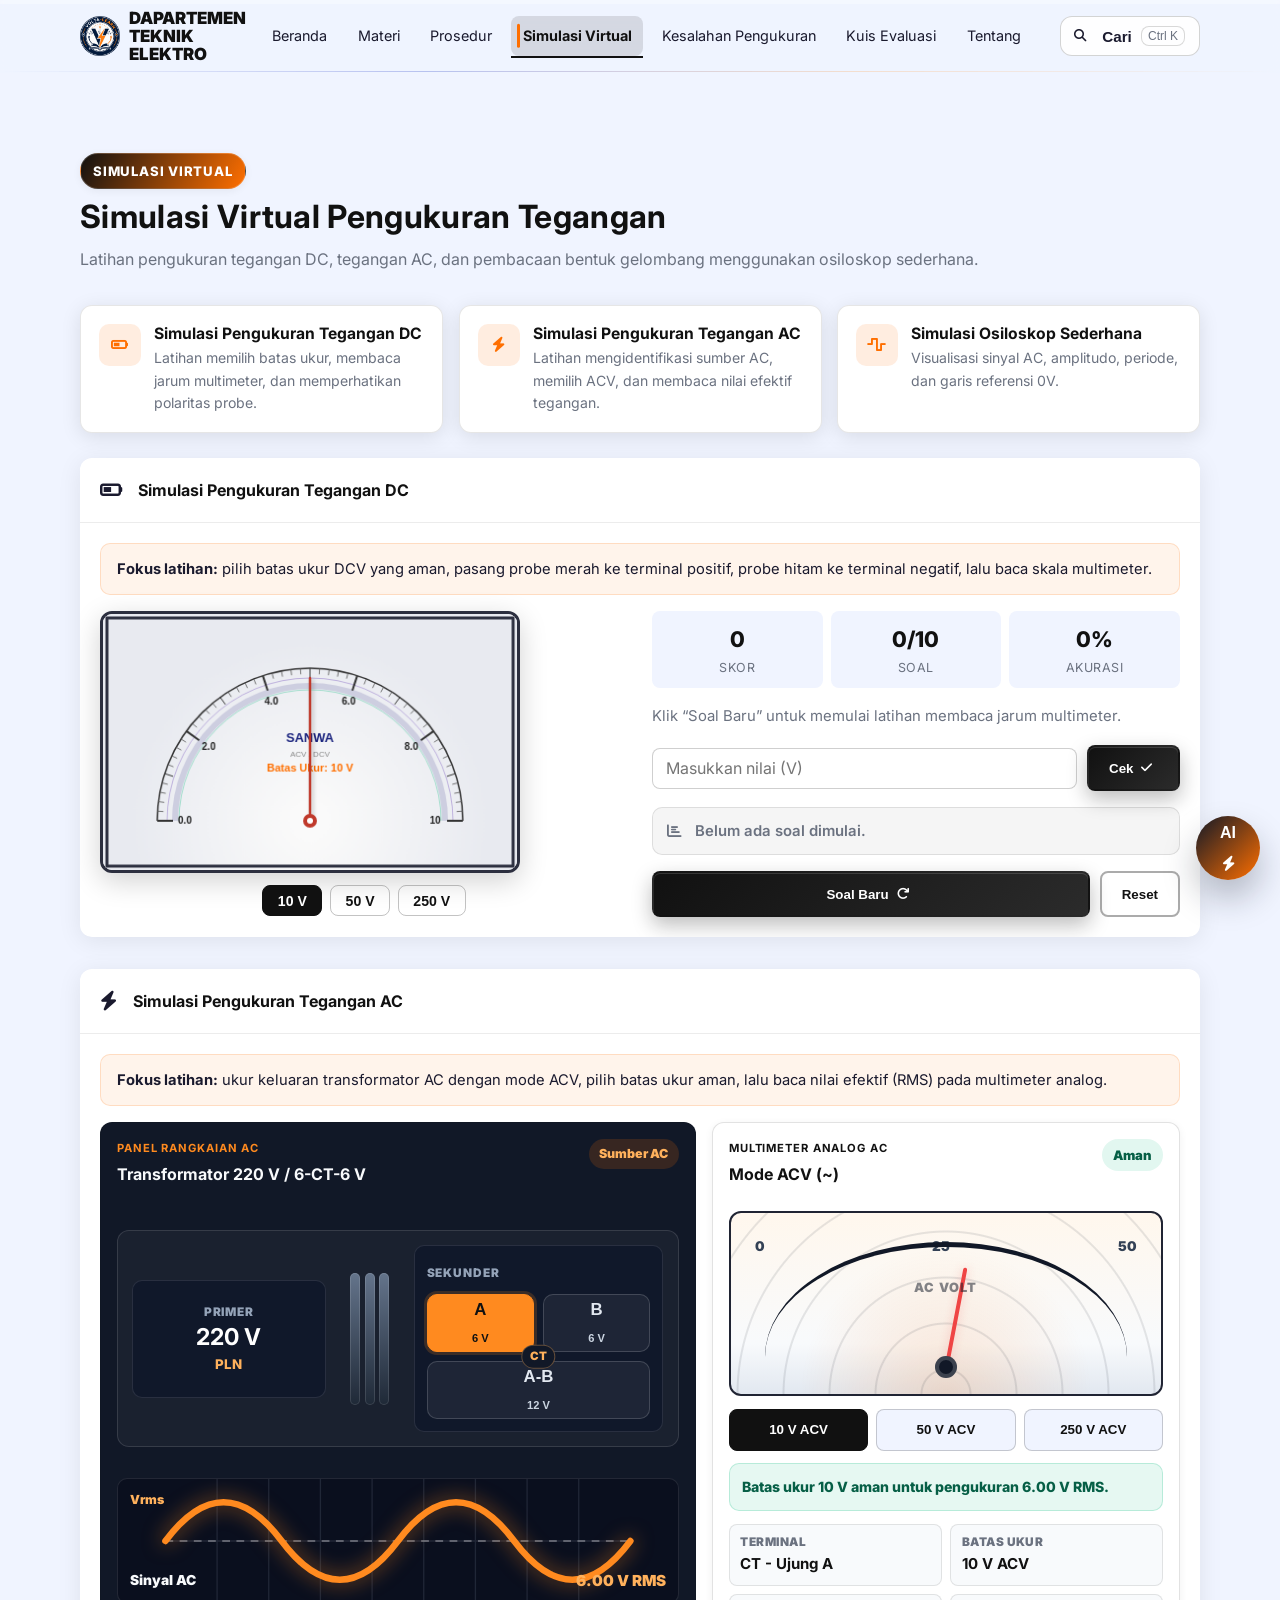
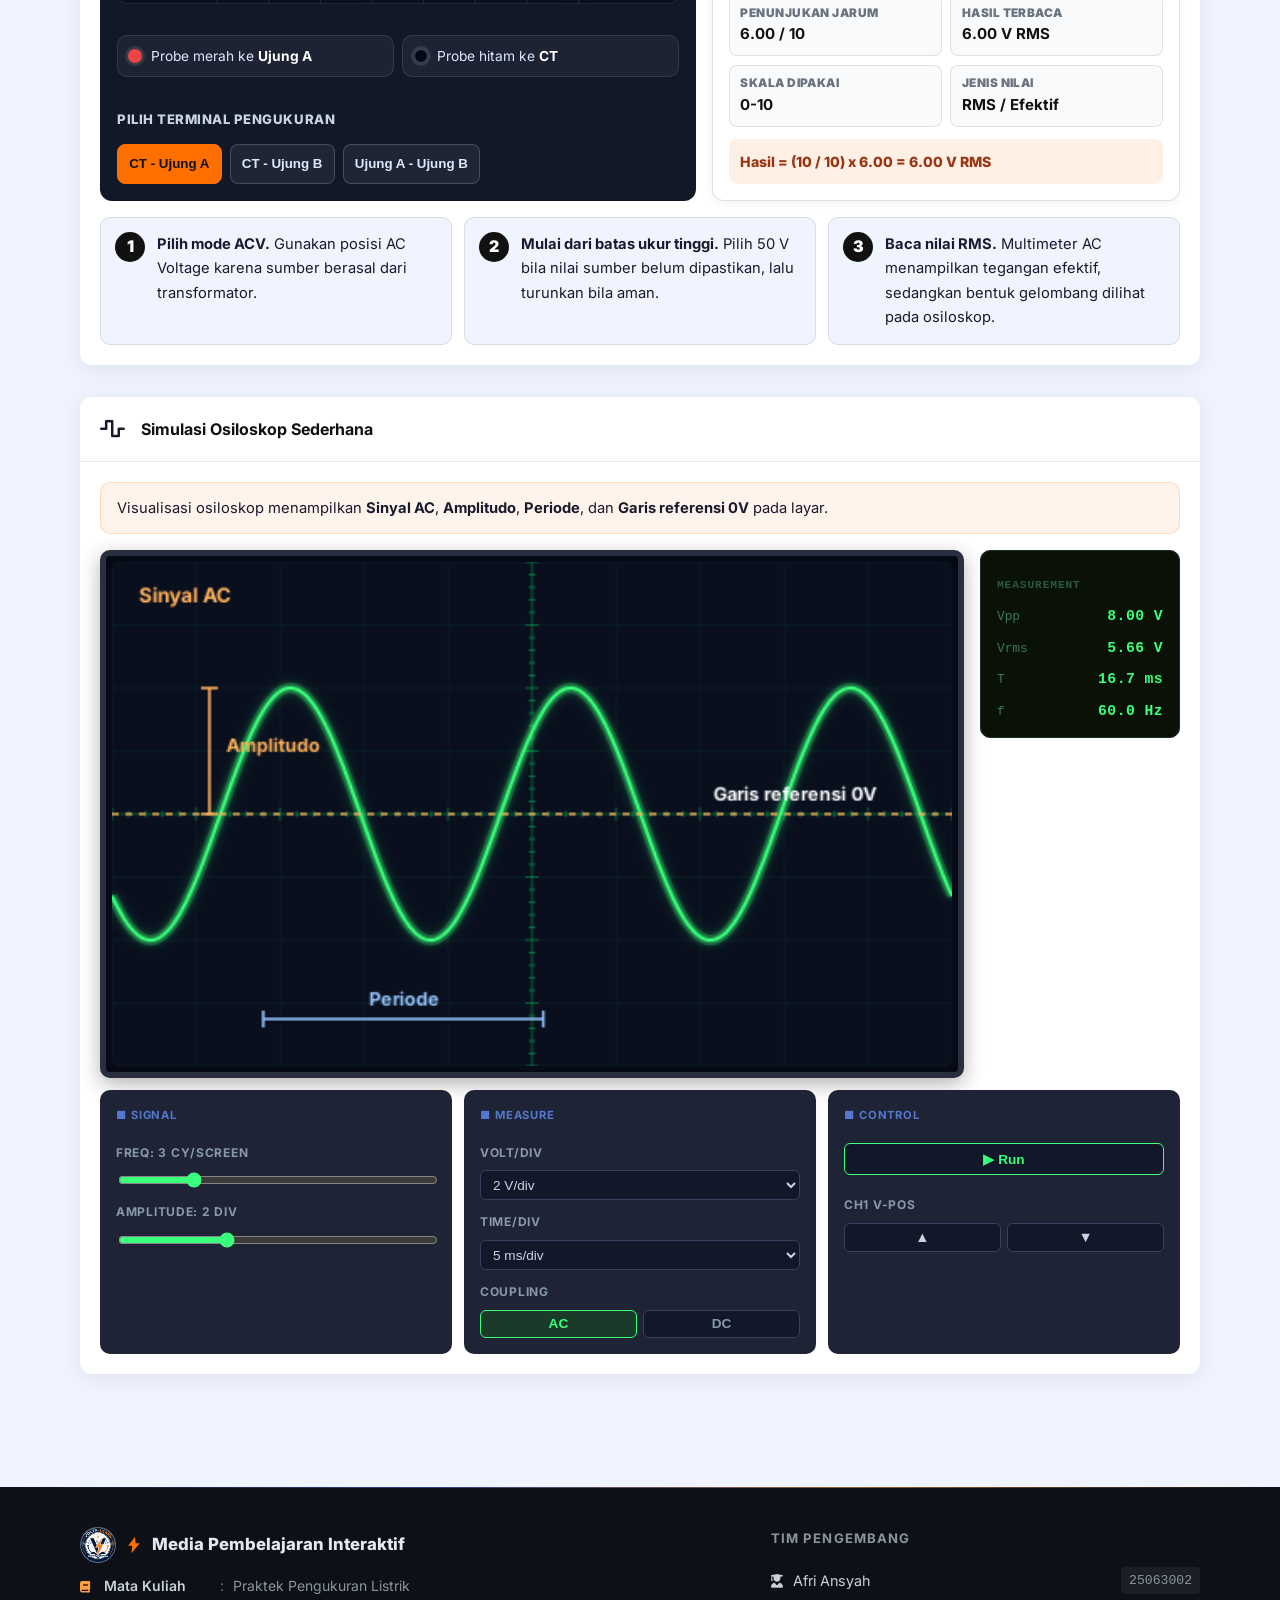
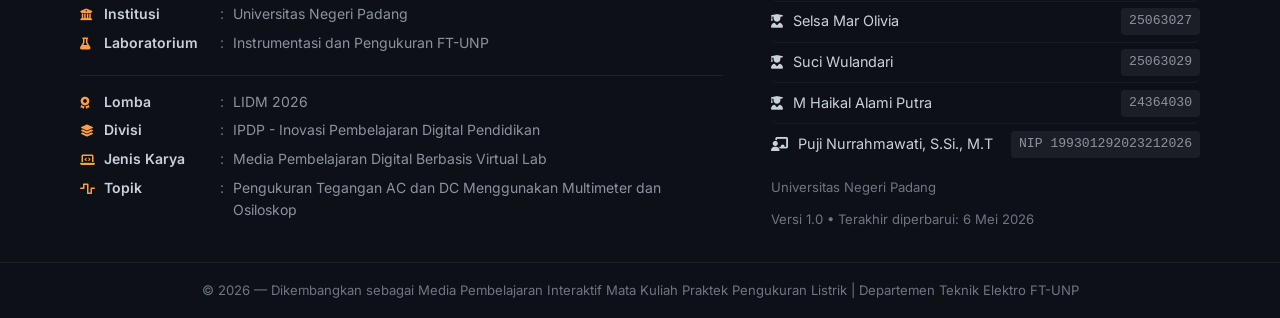
<file: simulasi.html>
<!DOCTYPE html>
<html lang="id">
<head>
  <meta charset="UTF-8" />
  <meta name="viewport" content="width=device-width, initial-scale=1.0" />
  <meta name="description" content="Simulasi Virtual Pengukuran Listrik — Latihan membaca skala multimeter dan simulator osiloskop CRO online FT-UNP." />
  <meta name="keywords" content="Pengukuran Listrik, Tegangan AC, Tegangan DC, Laboratorium, Teknik Elektro, UNP" />
  <meta name="author" content="Afri Ansyah, Selsa Mar Olivia, Suci Wulandari, M Haikal Alami Putra — Universitas Negeri Padang" />
  <meta name="robots" content="index, follow" />
  <title>Simulasi Virtual &mdash; PengukuranListrik</title>
  <meta name="theme-color" content="#111111" />
  <link rel="manifest" href="manifest.webmanifest" />
  <link rel="icon" href="logobaru.png" />
  <link rel="apple-touch-icon" href="logobaru.png" />
  <link rel="stylesheet" href="style.css?v=ios-loadingfix-v1">
  <link rel="stylesheet" href="aiTutor.css?v=ios-loadingfix-v1">
  <link rel="stylesheet" href="https://cdnjs.cloudflare.com/ajax/libs/font-awesome/6.5.0/css/all.min.css">
</head>
<body>
  <!-- Scroll progress indicator -->
  <div class="scroll-progress" aria-hidden="true">
    <div class="scroll-progress__bar" id="scrollProgressBar"></div>
  </div>
  <!-- Loading Screen -->
  <div class="loader-screen" id="loaderScreen" role="status" aria-live="polite" aria-label="Memuat media pembelajaran">
    <div class="loader-content">
      <h1 class="loader-brand">PengukuranListrik</h1>
      <svg class="loader-wave" viewBox="0 0 320 80" aria-hidden="true" focusable="false">
        <path d="M0,40 C20,10 40,10 60,40 S100,70 120,40 S160,10 180,40 S220,70 240,40 S280,10 300,40 S320,70 340,40"></path>
      </svg>
      <p class="loader-text">Memuat Media Pembelajaran...</p>
    </div>
  </div>
  <header class="site-header">
    <div class="container navbar">
      <a href="index.html" class="brand" aria-label="PengukuranListrik Beranda">
        <img src="logobaru.png" alt="Logo Departemen Teknik Elektro UNP" class="brand-logo">
        <span class="brand-name">DAPARTEMEN TEKNIK ELEKTRO</span>
        <svg viewBox="0 0 24 24" fill="none" xmlns="http://www.w3.org/2000/svg" aria-hidden="true">
          <path d="M13.2 2L5 13h5l-1.2 9L19 10h-5l-.8-8z" fill="currentColor"></path>
        </svg>
      </a>

      <input type="checkbox" class="menu-toggle" id="menuToggle" aria-label="Buka menu navigasi" />
      <label for="menuToggle" class="menu-button" aria-hidden="true"><span></span></label>

      <nav class="nav-wrap" aria-label="Navigasi Utama">
        <ul class="nav-links" id="navLinks">
          <li><a href="index.html">Beranda</a></li>
          <li><a href="materi.html">Materi</a></li>
          <li><a href="prosedur.html">Prosedur</a></li>
          <li><a href="simulasi.html" class="is-active">Simulasi Virtual</a></li>
          <li><a href="simulasi-kesalahan.html">Kesalahan Pengukuran</a></li>
          <li><a href="kuis.html">Kuis Evaluasi</a></li>
          <li><a href="tentang.html">Tentang</a></li>
        </ul>
      </nav>
    </div>
  </header>
  <main>
    <section id="simulasi" class="section" data-section>
      <div class="container">
        <div style="margin-bottom:2rem">
          <span class="badge">Simulasi Virtual</span>
          <h2 class="section-title" style="margin-top:0.5rem">Simulasi Virtual Pengukuran Tegangan</h2>
          <p class="section-subtitle">Latihan pengukuran tegangan DC, tegangan AC, dan pembacaan bentuk gelombang menggunakan osiloskop sederhana.</p>
        </div>

        <div class="simulation-overview">
          <article class="card simulation-overview-card">
            <i class="fas fa-battery-half"></i>
            <div>
              <h3>Simulasi Pengukuran Tegangan DC</h3>
              <p>Latihan memilih batas ukur, membaca jarum multimeter, dan memperhatikan polaritas probe.</p>
            </div>
          </article>
          <article class="card simulation-overview-card">
            <i class="fas fa-bolt"></i>
            <div>
              <h3>Simulasi Pengukuran Tegangan AC</h3>
              <p>Latihan mengidentifikasi sumber AC, memilih ACV, dan membaca nilai efektif tegangan.</p>
            </div>
          </article>
          <article class="card simulation-overview-card">
            <i class="fas fa-wave-square"></i>
            <div>
              <h3>Simulasi Osiloskop Sederhana</h3>
              <p>Visualisasi sinyal AC, amplitudo, periode, dan garis referensi 0V.</p>
            </div>
          </article>
        </div>

        <!-- Sim A -->
        <div class="sim-block">
          <div class="sim-header">
            <span style="font-size:1.3rem"><i class="fas fa-battery-half"></i></span>
            <h3>Simulasi Pengukuran Tegangan DC</h3>
          </div>
          <div class="sim-body">
            <div class="sim-note">
              <strong>Fokus latihan:</strong> pilih batas ukur DCV yang aman, pasang probe merah ke terminal positif, probe hitam ke terminal negatif, lalu baca skala multimeter.
            </div>
            <div class="meter-layout">
              <div class="meter-canvas-wrap">
                <canvas id="meterCanvas" width="420" height="260" aria-label="Simulasi muka multimeter analog"></canvas>
                <div class="batas-row" role="group" aria-label="Pilih batas ukur">
                  <button class="batas-btn active" data-batas="10">10 V</button>
                  <button class="batas-btn" data-batas="50">50 V</button>
                  <button class="batas-btn" data-batas="250">250 V</button>
                </div>
              </div>
              <div class="game-panel">
                <div class="scoreboard">
                  <div class="score-card">
                    <p class="score-card-val" id="gameScore">0</p>
                    <p class="score-card-lbl">Skor</p>
                  </div>
                  <div class="score-card">
                    <p class="score-card-val" id="gameRound">0/10</p>
                    <p class="score-card-lbl">Soal</p>
                  </div>
                  <div class="score-card">
                    <p class="score-card-val" id="gameAccuracy">0%</p>
                    <p class="score-card-lbl">Akurasi</p>
                  </div>
                </div>
                <p id="gameInstruction" style="margin:0;font-size:0.93rem;color:var(--text-muted)">
                  Klik &ldquo;Soal Baru&rdquo; untuk memulai latihan membaca jarum multimeter.
                </p>
                <div class="game-input-row">
                  <input type="number" id="gameInput" class="game-input"
                    placeholder="Masukkan nilai (V)" step="0.1"
                    aria-label="Jawaban pembacaan multimeter" />
                  <button class="btn-primary" id="btnCekJawaban"
                    style="flex-shrink:0" onclick="simACheckAnswer()">
                    Cek <i class="fas fa-check"></i>
                  </button>
                </div>
                <div class="feedback-card neutral" id="gameFeedback">
                  <span id="gameFeedbackIcon"><i class="fas fa-chart-bar"></i></span>
                  <span id="gameFeedbackText">Belum ada soal dimulai.</span>
                </div>
                <div style="display:flex;gap:0.6rem;flex-wrap:wrap">
                  <button class="btn-primary" id="btnSoalBaru" style="flex:1" onclick="simANewQuestion()">
                    Soal Baru <i class="fas fa-redo"></i>
                  </button>
                  <button class="btn-secondary" style="flex-shrink:0" onclick="simAReset()">
                    Reset
                  </button>
                </div>
              </div>
            </div>
          </div>
        </div>

        <div class="sim-block">
          <div class="sim-header">
            <span style="font-size:1.3rem"><i class="fas fa-bolt"></i></span>
            <h3>Simulasi Pengukuran Tegangan AC</h3>
          </div>
          <div class="sim-body">
            <div class="sim-note">
              <strong>Fokus latihan:</strong> ukur keluaran transformator AC dengan mode ACV, pilih batas ukur aman, lalu baca nilai efektif (RMS) pada multimeter analog.
            </div>

            <div class="ac-lab">
              <div class="ac-board">
                <div class="ac-board-head">
                  <div>
                    <p class="readout-title" style="color:#ff8a1f;margin:0 0 0.35rem">Panel Rangkaian AC</p>
                    <h4 class="ac-panel-title">Transformator 220 V / 6-CT-6 V</h4>
                  </div>
                  <span class="ac-chip">Sumber AC</span>
                </div>

                <div class="ac-transformer-visual" aria-label="Diagram transformator AC 6 CT 6 volt">
                  <div class="ac-primary">
                    <span>Primer</span>
                    <strong>220 V</strong>
                    <small>PLN</small>
                  </div>
                  <div class="ac-core" aria-hidden="true">
                    <span></span><span></span><span></span>
                  </div>
                  <div class="ac-secondary">
                    <span>Sekunder</span>
                    <div class="ac-terminal-map">
                      <button class="ac-node is-active" type="button" data-ac-terminal data-label="CT - Ujung A" data-voltage="6" data-red="Ujung A" data-black="CT">
                        <strong>A</strong><small>6 V</small>
                      </button>
                      <button class="ac-node" type="button" data-ac-terminal data-label="CT - Ujung B" data-voltage="6" data-red="Ujung B" data-black="CT">
                        <strong>B</strong><small>6 V</small>
                      </button>
                      <button class="ac-node ac-node--wide" type="button" data-ac-terminal data-label="Ujung A - Ujung B" data-voltage="12" data-red="Ujung A" data-black="Ujung B">
                        <strong>A-B</strong><small>12 V</small>
                      </button>
                      <span class="ac-ct-label">CT</span>
                    </div>
                  </div>
                </div>

                <div class="ac-wave-mini" aria-hidden="true">
                  <svg viewBox="0 0 360 96" role="img">
                    <path class="ac-wave-grid" d="M0 48H360M40 0V96M80 0V96M120 0V96M160 0V96M200 0V96M240 0V96M280 0V96M320 0V96"></path>
                    <path class="ac-wave-zero" d="M0 48H360"></path>
                    <path class="ac-wave-path" d="M0 48 C30 8 60 8 90 48 S150 88 180 48 S240 8 270 48 S330 88 360 48"></path>
                  </svg>
                  <div class="ac-wave-labels">
                    <span>Sinyal AC</span>
                    <strong id="acActualVoltageText">6.00 V RMS</strong>
                  </div>
                </div>

                <div class="ac-probe-card">
                  <div class="ac-probe-row">
                    <span class="probe-dot red"></span>
                    <p>Probe merah ke <strong id="acRedProbeText">Ujung A</strong></p>
                  </div>
                  <div class="ac-probe-row">
                    <span class="probe-dot black"></span>
                    <p>Probe hitam ke <strong id="acBlackProbeText">CT</strong></p>
                  </div>
                </div>

                <div>
                  <p class="ac-control-label">Pilih terminal pengukuran</p>
                  <div class="ac-terminal-row" aria-label="Terminal simulasi tegangan AC">
                    <button class="ac-terminal is-active" type="button" data-ac-terminal data-label="CT - Ujung A" data-voltage="6" data-red="Ujung A" data-black="CT">CT - Ujung A</button>
                    <button class="ac-terminal" type="button" data-ac-terminal data-label="CT - Ujung B" data-voltage="6" data-red="Ujung B" data-black="CT">CT - Ujung B</button>
                    <button class="ac-terminal" type="button" data-ac-terminal data-label="Ujung A - Ujung B" data-voltage="12" data-red="Ujung A" data-black="Ujung B">Ujung A - Ujung B</button>
                  </div>
                </div>
              </div>

              <div class="ac-meter-panel">
                <div class="ac-meter-head">
                  <div>
                    <p class="readout-title" style="color:#111;margin:0 0 0.35rem">Multimeter Analog AC</p>
                    <h4 class="ac-panel-title ac-panel-title--dark">Mode ACV (~)</h4>
                  </div>
                  <span class="ac-status" id="acStatus">Aman</span>
                </div>

                <div class="ac-meter-face" aria-label="Muka multimeter AC virtual">
                  <div class="ac-meter-scale">
                    <span>0</span>
                    <span>25</span>
                    <span>50</span>
                  </div>
                  <div class="ac-meter-arc"></div>
                  <div class="ac-meter-needle" id="acNeedle"></div>
                  <div class="ac-meter-pivot"></div>
                </div>

                <div class="ac-range-row" aria-label="Pilih batas ukur ACV">
                  <button class="ac-range is-active" type="button" data-ac-range="10">10 V ACV</button>
                  <button class="ac-range" type="button" data-ac-range="50">50 V ACV</button>
                  <button class="ac-range" type="button" data-ac-range="250">250 V ACV</button>
                </div>

                <div class="ac-guidance" id="acRecommendationText">Range 10 V aman untuk pengukuran 6 V RMS.</div>

                <div class="ac-readout-grid">
                  <div>
                    <span>Terminal</span>
                    <strong id="acTerminalText">CT - Ujung A</strong>
                  </div>
                  <div>
                    <span>Batas Ukur</span>
                    <strong id="acRangeText">10 V ACV</strong>
                  </div>
                  <div>
                    <span>Penunjukan Jarum</span>
                    <strong id="acPointerText">6.00 / 10</strong>
                  </div>
                  <div>
                    <span>Hasil Terbaca</span>
                    <strong id="acResultText">6.00 V RMS</strong>
                  </div>
                  <div>
                    <span>Skala Dipakai</span>
                    <strong id="acScaleText">0-10</strong>
                  </div>
                  <div>
                    <span>Jenis Nilai</span>
                    <strong>RMS / Efektif</strong>
                  </div>
                </div>
                <p class="ac-formula" id="acFormulaText">Hasil = (10 / 10) x 6.00 = 6.00 V RMS</p>
              </div>
            </div>

            <div class="measurement-steps measurement-steps--inline">
              <article>
                <span>1</span>
                <p><strong>Pilih mode ACV.</strong> Gunakan posisi AC Voltage karena sumber berasal dari transformator.</p>
              </article>
              <article>
                <span>2</span>
                <p><strong>Mulai dari batas ukur tinggi.</strong> Pilih 50 V bila nilai sumber belum dipastikan, lalu turunkan bila aman.</p>
              </article>
              <article>
                <span>3</span>
                <p><strong>Baca nilai RMS.</strong> Multimeter AC menampilkan tegangan efektif, sedangkan bentuk gelombang dilihat pada osiloskop.</p>
              </article>
            </div>
          </div>
        </div>

        <!-- Sim B -->
        <div class="sim-block">
          <div class="sim-header">
            <span style="font-size:1.3rem"><i class="fas fa-wave-square"></i></span>
            <h3>Simulasi Osiloskop Sederhana</h3>
          </div>
          <div class="sim-body">
            <div class="sim-note">
              Visualisasi osiloskop menampilkan <strong>Sinyal AC</strong>, <strong>Amplitudo</strong>, <strong>Periode</strong>, dan <strong>Garis referensi 0V</strong> pada layar.
            </div>
            <div class="cro-layout">
              <div class="cro-screen-wrap">
                <canvas id="croCanvas" width="500" height="300" aria-label="Layar osiloskop simulator"></canvas>
              </div>
              <div class="cro-readout" aria-live="polite" aria-label="Pembacaan osiloskop">
                <p class="readout-title">Measurement</p>
                <div class="readout-row">
                  <span class="readout-key">Vpp</span>
                  <span class="readout-val" id="rdVpp">&mdash;</span>
                </div>
                <div class="readout-row">
                  <span class="readout-key">Vrms</span>
                  <span class="readout-val" id="rdVrms">&mdash;</span>
                </div>
                <div class="readout-row">
                  <span class="readout-key">T</span>
                  <span class="readout-val" id="rdT">&mdash;</span>
                </div>
                <div class="readout-row">
                  <span class="readout-key">f</span>
                  <span class="readout-val" id="rdF">&mdash;</span>
                </div>
              </div>
            </div>
            <div class="cro-panel-row">
              <div class="cro-controls">
                <p class="readout-title" style="color:#5577cc;margin:0 0 0.35rem">&#x25A0; Signal</p>
                <div class="ctrl-group">
                  <label class="ctrl-label" for="croFreq">Freq: <span id="croFreqVal">3</span> cy/screen</label>
                  <input type="range" id="croFreq" min="1" max="10" value="3" step="1" />
                </div>
                <div class="ctrl-group">
                  <label class="ctrl-label" for="croAmp">Amplitude: <span id="croAmpVal">2</span> div</label>
                  <input type="range" id="croAmp" min="1" max="4" value="2" step="0.5" />
                </div>
              </div>
              <div class="cro-controls">
                <p class="readout-title" style="color:#5577cc;margin:0 0 0.35rem">&#x25A0; Measure</p>
                <div class="ctrl-group">
                  <label class="ctrl-label">Volt/Div</label>
                  <select id="croVdiv">
                    <option value="1">1 V/div</option>
                    <option value="2" selected>2 V/div</option>
                    <option value="5">5 V/div</option>
                    <option value="10">10 V/div</option>
                  </select>
                </div>
                <div class="ctrl-group">
                  <label class="ctrl-label">Time/Div</label>
                  <select id="croTdiv">
                    <option value="1">1 ms/div</option>
                    <option value="5" selected>5 ms/div</option>
                    <option value="10">10 ms/div</option>
                    <option value="20">20 ms/div</option>
                  </select>
                </div>
                <div class="ctrl-group">
                  <label class="ctrl-label">Coupling</label>
                  <div class="coupling-btns" role="group">
                    <button class="coupling-btn active" id="coupAC" onclick="setCoupling('AC')">AC</button>
                    <button class="coupling-btn" id="coupDC" onclick="setCoupling('DC')">DC</button>
                  </div>
                </div>
              </div>
              <div class="cro-controls">
                <p class="readout-title" style="color:#5577cc;margin:0 0 0.35rem">&#x25A0; Control</p>
                <button class="cro-btn running" id="btnCroRunFreeze" onclick="croBtnToggleRun()">&#x25B6; Run</button>
                <div class="ctrl-group" style="margin-top:0.5rem">
                  <label class="ctrl-label">CH1 V-Pos</label>
                  <div class="vpos-btns">
                    <button class="vpos-btn" onclick="croVposAdj(1)">&#x25B2;</button>
                    <button class="vpos-btn" onclick="croVposAdj(-1)">&#x25BC;</button>
                  </div>
                </div>
              </div>
            </div>
          </div>
        </div>
      </div>
    </section>
  </main>

  <!-- Result Modal (Sim A) -->
  <div class="result-modal-overlay" id="resultModalOverlay" role="dialog"
    aria-modal="true" aria-labelledby="modalTitle">
    <div class="result-modal">
      <span class="result-modal-emoji" id="modalEmoji"><i class="fas fa-trophy"></i></span>
      <h2 class="result-modal-title" id="modalTitle">Sangat Terampil</h2>
      <p class="result-modal-sub" id="modalSub">Excellent! Kamu sangat mahir membaca skala.</p>
      <p style="margin:0 0 1.5rem;font-weight:700;color:var(--primary);font-size:1.05rem" id="modalAccuracy">Akurasi: 100%</p>
      <button class="btn-primary" id="btnMainLagi" style="width:100%">
        <i class="fas fa-redo"></i> Main Lagi
      </button>
    </div>
  </div>
  <!-- Back to Top -->
  <button class="back-to-top" id="backToTop" aria-label="Kembali ke atas">
    &#8679;
  </button>
  <footer class="site-footer">
    <div class="container">
      <div class="footer-main">
        <!-- Left column -->
        <div>
          <div class="footer-brand">
            <img src="logobaru.png" alt="Logo Departemen Teknik Elektro UNP" class="footer-logo">
            <svg viewBox="0 0 24 24" fill="none" aria-hidden="true">
              <path d="M13.2 2L5 13h5l-1.2 9L19 10h-5l-.8-8z" fill="currentColor"/>
            </svg>
            Media Pembelajaran Interaktif
          </div>
          <p class="footer-desc">
            <span class="footer-row">
              <i class="fas fa-book"></i>
              <span class="footer-key">Mata Kuliah</span>
              <span class="footer-sep">:</span>
              <span class="footer-val">Praktek Pengukuran Listrik</span>
            </span>
            <span class="footer-row">
              <i class="fas fa-university"></i>
              <span class="footer-key">Institusi</span>
              <span class="footer-sep">:</span>
              <span class="footer-val">Universitas Negeri Padang</span>
            </span>
            <span class="footer-row">
              <i class="fas fa-flask"></i>
              <span class="footer-key">Laboratorium</span>
              <span class="footer-sep">:</span>
              <span class="footer-val">Instrumentasi dan Pengukuran FT-UNP</span>
            </span>
          </p>
        </div>
        <!-- Right column -->
        <div>
          <p class="footer-col-title">Tim Pengembang</p>
          <ul class="footer-team-list">
            <li>
              <span><i class="fas fa-user-graduate"></i> Afri Ansyah</span>
              <span class="footer-nim">25063002</span>
            </li>
            <li>
              <span><i class="fas fa-user-graduate"></i> Selsa Mar Olivia</span>
              <span class="footer-nim">25063027</span>
            </li>
            <li>
              <span><i class="fas fa-user-graduate"></i> Suci Wulandari</span>
              <span class="footer-nim">25063029</span>
            </li>
            <li>
              <span><i class="fas fa-user-graduate"></i> M Haikal Alami Putra</span>
              <span class="footer-nim">24364030</span>
            </li>
            <li>
              <span><i class="fas fa-chalkboard-teacher"></i> Puji Nurrahmawati, S.Si., M.T</span>
              <span class="footer-nim">NIP 199301292023212026</span>
            </li>
          </ul>
          <p style="margin:0.75rem 0 0;font-size:0.82rem;color:#6e7681">
            Universitas Negeri Padang
          </p>
          <p class="footer-meta">Versi 1.0 &bull; Terakhir diperbarui: 6 Mei 2026</p>
        </div>
      </div>
    </div>
    <div class="footer-bottom">
      <div class="container">
        &copy; 2026 &mdash; Dikembangkan sebagai Media Pembelajaran Interaktif Mata Kuliah Praktek Pengukuran Listrik
        | Departemen Teknik Elektro FT-UNP
      </div>
    </div>
  </footer>
  <script src="knowledgeBase.js?v=ios-loadingfix-v1"></script>
  <script src="aiTutor.js?v=ios-loadingfix-v1"></script>
  <script src="script.js?v=ios-loadingfix-v1"></script>
</body>
</html>
</file>
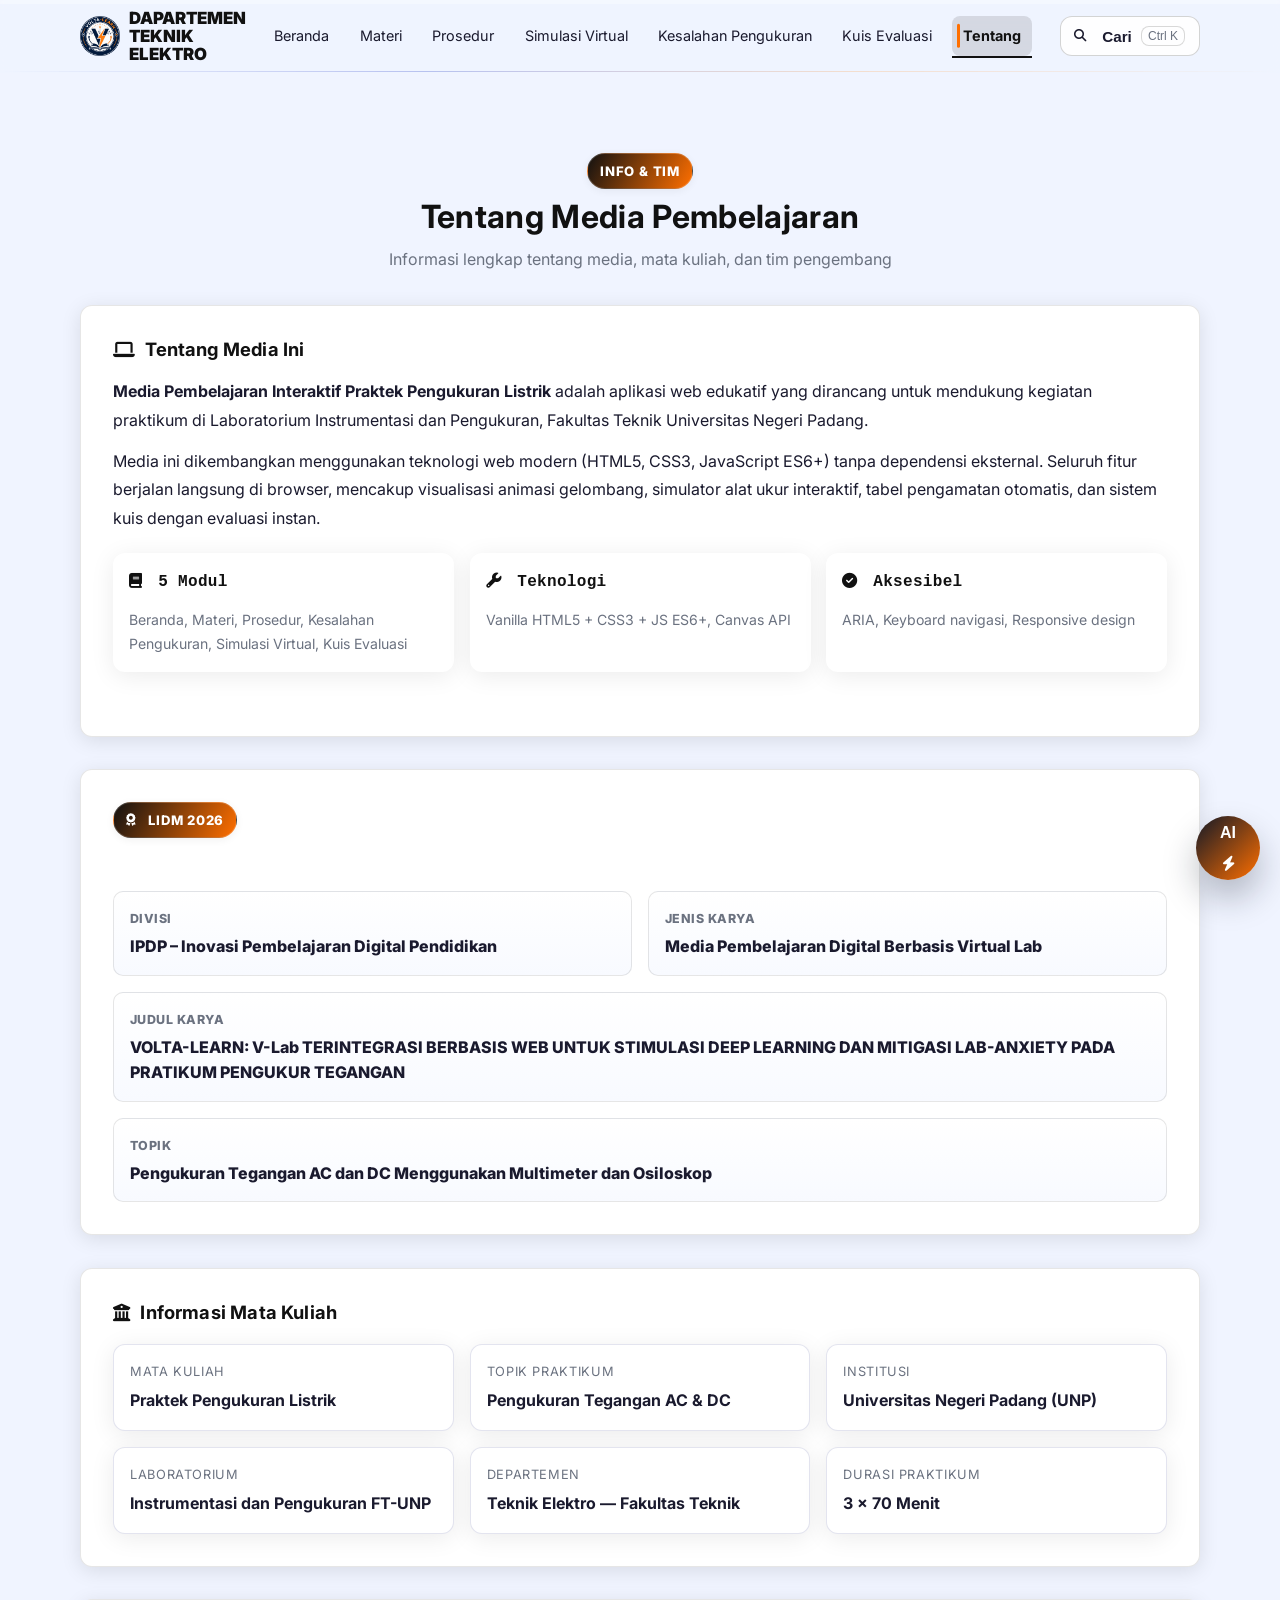
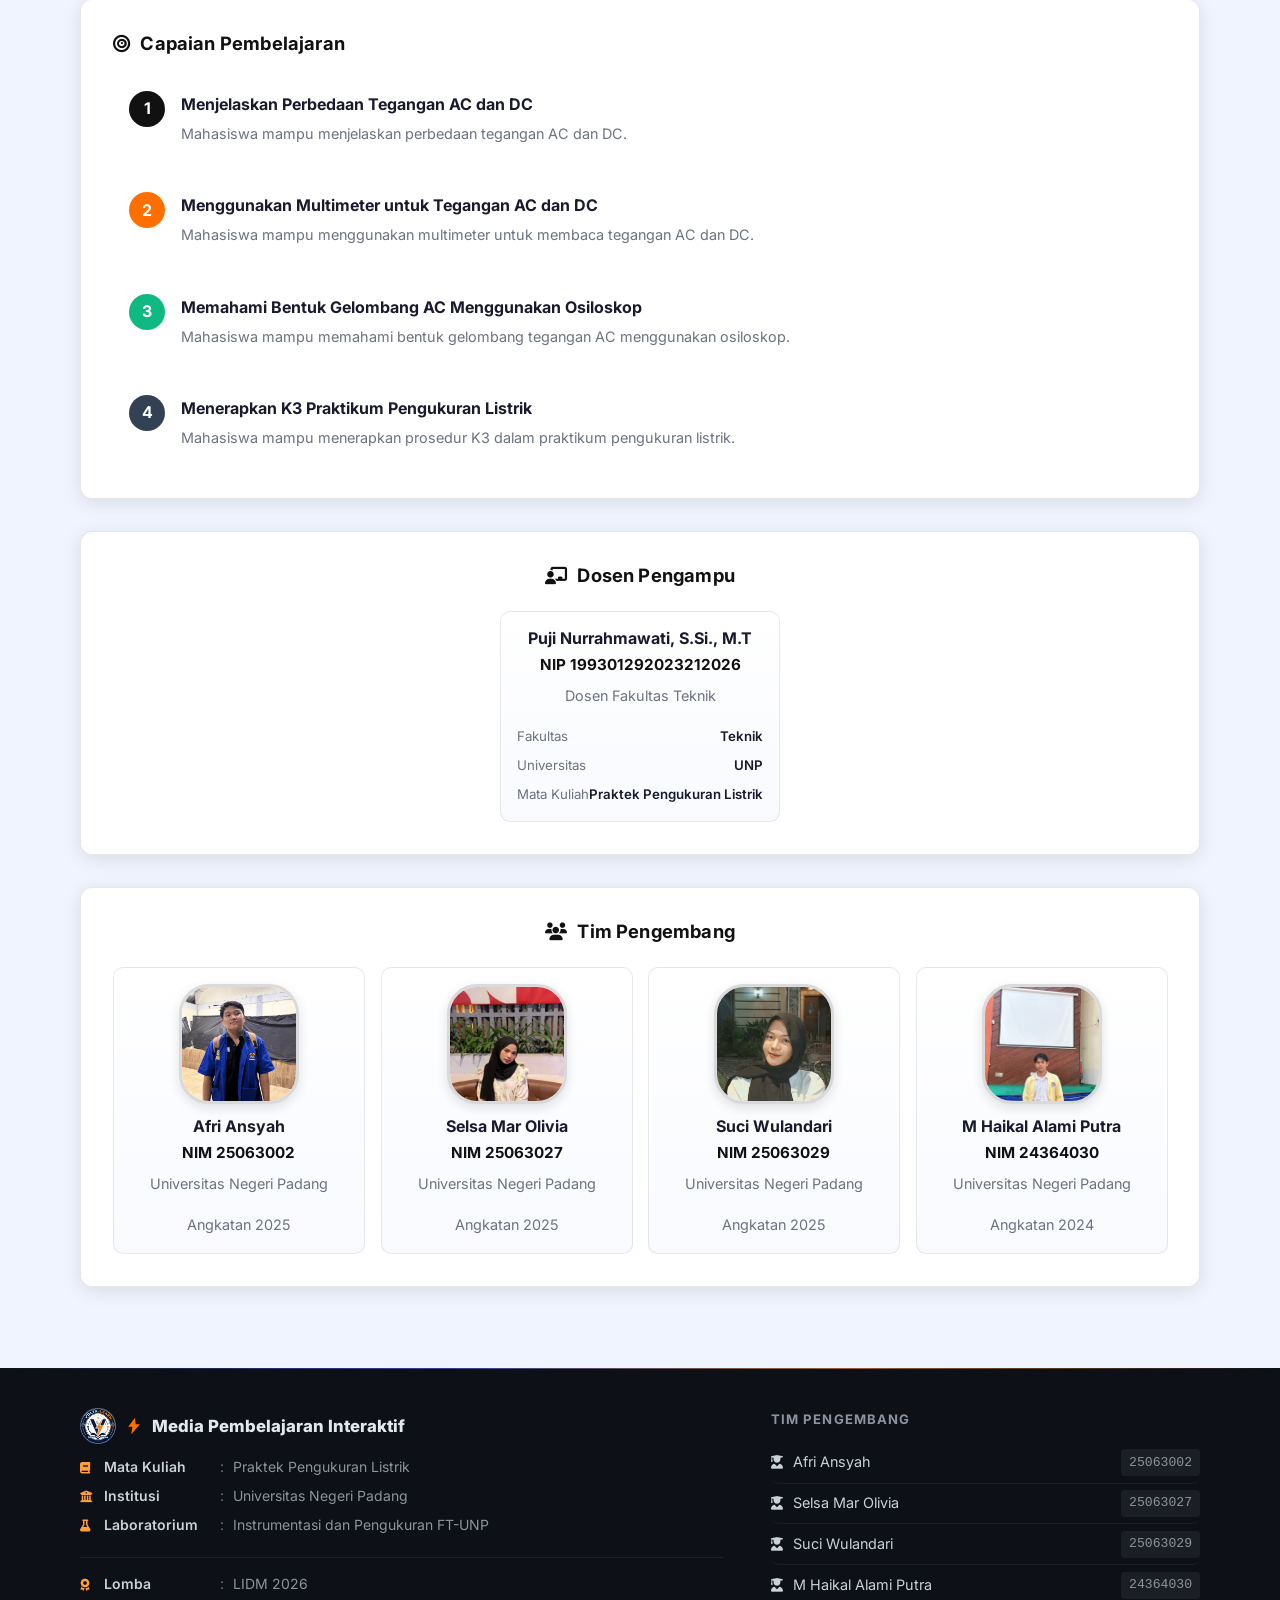
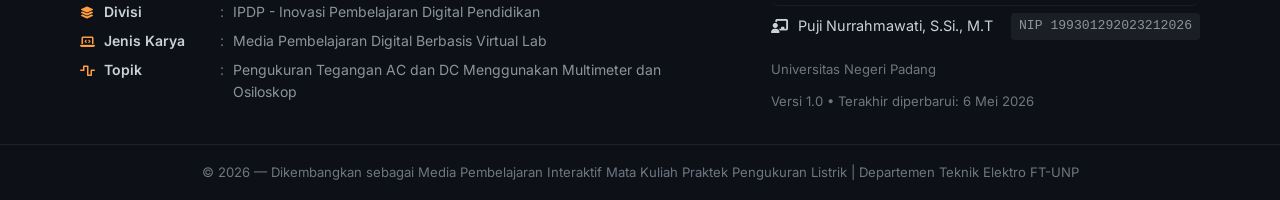
<file: tentang.html>
<!DOCTYPE html>
<html lang="id">
<head>
  <meta charset="UTF-8" />
  <meta name="viewport" content="width=device-width, initial-scale=1.0" />
  <meta name="description" content="Tentang Media Pembelajaran Interaktif Praktek Pengukuran Listrik — Info tim pengembang, mata kuliah, dan capaian pembelajaran FT-UNP." />
  <meta name="keywords" content="Pengukuran Listrik, Tegangan AC, Tegangan DC, Laboratorium, Teknik Elektro, UNP" />
  <meta name="author" content="Afri Ansyah, Selsa Mar Olivia, Suci Wulandari, M Haikal Alami Putra — Universitas Negeri Padang" />
  <meta name="robots" content="index, follow" />
  <title>Tentang &mdash; PengukuranListrik</title>
  <meta name="theme-color" content="#111111" />
  <link rel="manifest" href="manifest.webmanifest" />
  <link rel="icon" href="logobaru.png" />
  <link rel="apple-touch-icon" href="logobaru.png" />
  <link rel="stylesheet" href="style.css?v=ios-loadingfix-v1">
  <link rel="stylesheet" href="aiTutor.css?v=ios-loadingfix-v1">
  <link rel="stylesheet" href="https://cdnjs.cloudflare.com/ajax/libs/font-awesome/6.5.0/css/all.min.css">
</head>
<body>
  <!-- Scroll progress indicator -->
  <div class="scroll-progress" aria-hidden="true">
    <div class="scroll-progress__bar" id="scrollProgressBar"></div>
  </div>
  <!-- Loading Screen -->
  <div class="loader-screen" id="loaderScreen" role="status" aria-live="polite" aria-label="Memuat media pembelajaran">
    <div class="loader-content">
      <h1 class="loader-brand">PengukuranListrik</h1>
      <svg class="loader-wave" viewBox="0 0 320 80" aria-hidden="true" focusable="false">
        <path d="M0,40 C20,10 40,10 60,40 S100,70 120,40 S160,10 180,40 S220,70 240,40 S280,10 300,40 S320,70 340,40"></path>
      </svg>
      <p class="loader-text">Memuat Media Pembelajaran...</p>
    </div>
  </div>
  <header class="site-header">
    <div class="container navbar">
      <a href="index.html" class="brand" aria-label="PengukuranListrik Beranda">
        <img src="logobaru.png" alt="Logo Departemen Teknik Elektro UNP" class="brand-logo">
        <span class="brand-name">DAPARTEMEN TEKNIK ELEKTRO</span>
        <svg viewBox="0 0 24 24" fill="none" xmlns="http://www.w3.org/2000/svg" aria-hidden="true">
          <path d="M13.2 2L5 13h5l-1.2 9L19 10h-5l-.8-8z" fill="currentColor"></path>
        </svg>
      </a>

      <input type="checkbox" class="menu-toggle" id="menuToggle" aria-label="Buka menu navigasi" />
      <label for="menuToggle" class="menu-button" aria-hidden="true"><span></span></label>

      <nav class="nav-wrap" aria-label="Navigasi Utama">
        <ul class="nav-links" id="navLinks">
          <li><a href="index.html">Beranda</a></li>
          <li><a href="materi.html">Materi</a></li>
          <li><a href="prosedur.html">Prosedur</a></li>
          <li><a href="simulasi.html">Simulasi Virtual</a></li>
          <li><a href="simulasi-kesalahan.html">Kesalahan Pengukuran</a></li>
          <li><a href="kuis.html">Kuis Evaluasi</a></li>
          <li><a href="tentang.html" class="is-active">Tentang</a></li>
        </ul>
      </nav>
    </div>
  </header>
  <main>
    <section id="tentang" class="section" data-section>
      <div class="container">

        <!-- Header -->
        <div style="margin-bottom:2rem;text-align:center">
          <span class="badge">Info &amp; Tim</span>
          <h2 class="section-title" style="margin-top:0.5rem">Tentang Media Pembelajaran</h2>
          <p class="section-subtitle">Informasi lengkap tentang media, mata kuliah, dan tim pengembang</p>
        </div>

        <!-- Deskripsi Media -->
        <div class="card" style="margin-bottom:2rem;padding:2rem">
          <h3 class="section-title" style="font-size:1.15rem;margin-bottom:1rem"><i class="fas fa-laptop"></i> Tentang Media Ini</h3>
          <p style="margin:0 0 0.75rem;line-height:1.8">
            <strong>Media Pembelajaran Interaktif Praktek Pengukuran Listrik</strong> adalah aplikasi web edukatif
            yang dirancang untuk mendukung kegiatan praktikum di Laboratorium Instrumentasi dan Pengukuran,
            Fakultas Teknik Universitas Negeri Padang.
          </p>
          <p style="margin:0 0 0.75rem;line-height:1.8">
            Media ini dikembangkan menggunakan teknologi web modern (HTML5, CSS3, JavaScript ES6+) tanpa
            dependensi eksternal. Seluruh fitur berjalan langsung di browser, mencakup visualisasi animasi
            gelombang, simulator alat ukur interaktif, tabel pengamatan otomatis, dan sistem kuis dengan
            evaluasi instan.
          </p>
          <div class="formula-grid" style="margin-top:1.25rem">
            <div class="formula-card" style="padding:1rem">
              <p class="formula-expr" style="font-size:1rem"><i class="fas fa-book"></i> 5 Modul</p>
              <p style="margin:0;font-size:0.88rem;color:var(--text-muted)">Beranda, Materi, Prosedur, Kesalahan Pengukuran, Simulasi Virtual, Kuis Evaluasi</p>
            </div>
            <div class="formula-card" style="padding:1rem">
              <p class="formula-expr" style="font-size:1rem"><i class="fas fa-wrench"></i> Teknologi</p>
              <p style="margin:0;font-size:0.88rem;color:var(--text-muted)">Vanilla HTML5 + CSS3 + JS ES6+, Canvas API</p>
            </div>
            <div class="formula-card" style="padding:1rem">
              <p class="formula-expr" style="font-size:1rem"><i class="fas fa-check-circle"></i> Aksesibel</p>
              <p style="margin:0;font-size:0.88rem;color:var(--text-muted)">ARIA, Keyboard navigasi, Responsive design</p>
            </div>
          </div>
        </div>

        <!-- Identitas LIDM 2026 -->
        <div class="card lidm-card" style="margin-bottom:2rem;padding:2rem">
          <span class="badge"><i class="fas fa-award"></i> LIDM 2026</span>
          <h3 class="section-title" style="font-size:1.2rem;margin:0.85rem 0 1rem">Identitas Karya Lomba</h3>
          <div class="identity-grid">
            <div class="identity-item">
              <p class="identity-label">Divisi</p>
              <p class="identity-value">IPDP – Inovasi Pembelajaran Digital Pendidikan</p>
            </div>
            <div class="identity-item">
              <p class="identity-label">Jenis Karya</p>
              <p class="identity-value">Media Pembelajaran Digital Berbasis Virtual Lab</p>
            </div>
            <div class="identity-item identity-item--wide">
              <p class="identity-label">Judul Karya</p>
              <p class="identity-value">VOLTA-LEARN: V-Lab TERINTEGRASI BERBASIS WEB UNTUK STIMULASI DEEP LEARNING DAN MITIGASI LAB-ANXIETY PADA PRATIKUM PENGUKUR TEGANGAN</p>
            </div>
            <div class="identity-item identity-item--wide">
              <p class="identity-label">Topik</p>
              <p class="identity-value">Pengukuran Tegangan AC dan DC Menggunakan Multimeter dan Osiloskop</p>
            </div>
          </div>
        </div>

        <!-- Info Mata Kuliah -->
        <div class="card" style="margin-bottom:2rem;padding:2rem">
          <h3 class="section-title" style="font-size:1.15rem;margin-bottom:1.25rem"><i class="fas fa-university"></i> Informasi Mata Kuliah</h3>
          <div style="display:grid;grid-template-columns:repeat(auto-fit,minmax(260px,1fr));gap:1rem">
            <div style="background:var(--surface);border-radius:var(--radius);padding:1rem;border:1px solid rgba(26,35,126,0.12);box-shadow:var(--shadow)">
              <p style="margin:0 0 0.25rem;font-size:0.8rem;color:var(--text-muted);text-transform:uppercase;letter-spacing:.05em">Mata Kuliah</p>
              <p style="margin:0;font-weight:700;color:var(--text)">Praktek Pengukuran Listrik</p>
            </div>
            <div style="background:var(--surface);border-radius:var(--radius);padding:1rem;border:1px solid rgba(26,35,126,0.12);box-shadow:var(--shadow)">
              <p style="margin:0 0 0.25rem;font-size:0.8rem;color:var(--text-muted);text-transform:uppercase;letter-spacing:.05em">Topik Praktikum</p>
              <p style="margin:0;font-weight:700;color:var(--text)">Pengukuran Tegangan AC &amp; DC</p>
            </div>
            <div style="background:var(--surface);border-radius:var(--radius);padding:1rem;border:1px solid rgba(26,35,126,0.12);box-shadow:var(--shadow)">
              <p style="margin:0 0 0.25rem;font-size:0.8rem;color:var(--text-muted);text-transform:uppercase;letter-spacing:.05em">Institusi</p>
              <p style="margin:0;font-weight:700;color:var(--text)">Universitas Negeri Padang (UNP)</p>
            </div>
            <div style="background:var(--surface);border-radius:var(--radius);padding:1rem;border:1px solid rgba(26,35,126,0.12);box-shadow:var(--shadow)">
              <p style="margin:0 0 0.25rem;font-size:0.8rem;color:var(--text-muted);text-transform:uppercase;letter-spacing:.05em">Laboratorium</p>
              <p style="margin:0;font-weight:700;color:var(--text)">Instrumentasi dan Pengukuran FT-UNP</p>
            </div>
            <div style="background:var(--surface);border-radius:var(--radius);padding:1rem;border:1px solid rgba(26,35,126,0.12);box-shadow:var(--shadow)">
              <p style="margin:0 0 0.25rem;font-size:0.8rem;color:var(--text-muted);text-transform:uppercase;letter-spacing:.05em">Departemen</p>
              <p style="margin:0;font-weight:700;color:var(--text)">Teknik Elektro &mdash; Fakultas Teknik</p>
            </div>
            <div style="background:var(--surface);border-radius:var(--radius);padding:1rem;border:1px solid rgba(26,35,126,0.12);box-shadow:var(--shadow)">
              <p style="margin:0 0 0.25rem;font-size:0.8rem;color:var(--text-muted);text-transform:uppercase;letter-spacing:.05em">Durasi Praktikum</p>
              <p style="margin:0;font-weight:700;color:var(--text)">3 &times; 70 Menit</p>
            </div>
          </div>
        </div>

        <!-- Capaian Pembelajaran -->
        <div class="card" style="margin-bottom:2rem;padding:2rem">
          <h3 class="section-title" style="font-size:1.15rem;margin-bottom:1.25rem"><i class="fas fa-bullseye"></i> Capaian Pembelajaran</h3>
          <div style="display:flex;flex-direction:column;gap:0.85rem">
            <div style="display:flex;gap:1rem;align-items:flex-start;background:var(--surface);border-radius:var(--radius);padding:1rem">
              <div style="min-width:36px;height:36px;border-radius:50%;background:var(--primary);color:#fff;display:flex;align-items:center;justify-content:center;font-weight:700;font-size:1rem">1</div>
              <div>
                <p style="margin:0 0 0.25rem;font-weight:700">Menjelaskan Perbedaan Tegangan AC dan DC</p>
                <p style="margin:0;font-size:0.9rem;color:var(--text-muted)">Mahasiswa mampu menjelaskan perbedaan tegangan AC dan DC.</p>
              </div>
            </div>
            <div style="display:flex;gap:1rem;align-items:flex-start;background:var(--surface);border-radius:var(--radius);padding:1rem">
              <div style="min-width:36px;height:36px;border-radius:50%;background:var(--secondary);color:#fff;display:flex;align-items:center;justify-content:center;font-weight:700;font-size:1rem">2</div>
              <div>
                <p style="margin:0 0 0.25rem;font-weight:700">Menggunakan Multimeter untuk Tegangan AC dan DC</p>
                <p style="margin:0;font-size:0.9rem;color:var(--text-muted)">Mahasiswa mampu menggunakan multimeter untuk membaca tegangan AC dan DC.</p>
              </div>
            </div>
            <div style="display:flex;gap:1rem;align-items:flex-start;background:var(--surface);border-radius:var(--radius);padding:1rem">
              <div style="min-width:36px;height:36px;border-radius:50%;background:var(--success);color:#fff;display:flex;align-items:center;justify-content:center;font-weight:700;font-size:1rem">3</div>
              <div>
                <p style="margin:0 0 0.25rem;font-weight:700">Memahami Bentuk Gelombang AC Menggunakan Osiloskop</p>
                <p style="margin:0;font-size:0.9rem;color:var(--text-muted)">Mahasiswa mampu memahami bentuk gelombang tegangan AC menggunakan osiloskop.</p>
              </div>
            </div>
            <div style="display:flex;gap:1rem;align-items:flex-start;background:var(--surface);border-radius:var(--radius);padding:1rem">
              <div style="min-width:36px;height:36px;border-radius:50%;background:#334155;color:#fff;display:flex;align-items:center;justify-content:center;font-weight:700;font-size:1rem">4</div>
              <div>
                <p style="margin:0 0 0.25rem;font-weight:700">Menerapkan K3 Praktikum Pengukuran Listrik</p>
                <p style="margin:0;font-size:0.9rem;color:var(--text-muted)">Mahasiswa mampu menerapkan prosedur K3 dalam praktikum pengukuran listrik.</p>
              </div>
            </div>
          </div>
        </div>

        <div class="card" style="margin-bottom:2rem;padding:2rem">
          <h3 class="section-title" style="font-size:1.15rem;margin-bottom:1.5rem;text-align:center">
            <i class="fas fa-chalkboard-teacher"></i> Dosen Pengampu
          </h3>
          <div style="display:flex;justify-content:center">
            <article class="member-card" style="max-width:280px;width:100%;text-align:center">
              <h3 class="member-name" style="text-align:center">Puji Nurrahmawati, S.Si., M.T</h3>
              <p class="member-nim" style="text-align:center">NIP 199301292023212026</p>
              <p class="member-subtitle" style="text-align:center;margin-bottom:1rem">Dosen Fakultas Teknik</p>
              <div style="display:flex;flex-direction:column;gap:0.4rem">
                <div style="display:flex;justify-content:space-between;font-size:0.83rem">
                  <span style="color:var(--text-muted)">Fakultas</span>
                  <span style="font-weight:600">Teknik</span>
                </div>
                <div style="display:flex;justify-content:space-between;font-size:0.83rem">
                  <span style="color:var(--text-muted)">Universitas</span>
                  <span style="font-weight:600">UNP</span>
                </div>
                <div style="display:flex;justify-content:space-between;font-size:0.83rem">
                  <span style="color:var(--text-muted)">Mata Kuliah</span>
                  <span style="font-weight:600">Praktek Pengukuran Listrik</span>
                </div>
              </div>
            </article>
          </div>
        </div>

        <!-- Tim Pengembang -->
        <div class="card" style="padding:2rem">
          <h3 class="section-title" style="font-size:1.15rem;margin-bottom:1.5rem;text-align:center"><i class="fas fa-users"></i> Tim Pengembang</h3>
          <div class="grid-4">

            <!-- Anggota 1 -->
            <article class="member-card">
              <div class="member-avatar-wrap">
                <img src="afri.png" alt="Afri Ansyah" class="member-avatar">
              </div>
              <h3 class="member-name" style="text-align:center">Afri Ansyah</h3>
              <p class="member-nim" style="text-align:center">NIM 25063002</p>
              <p class="member-subtitle" style="text-align:center;margin-bottom:1rem">Universitas Negeri Padang</p>
              <p class="member-subtitle" style="text-align:center;margin-bottom:0">Angkatan 2025</p>
            </article>

            <!-- Anggota 2 -->
            <article class="member-card">
              <div class="member-avatar-wrap">
                <img src="selsa.png" alt="Selsa Mar Olivia" class="member-avatar member-avatar--up">
              </div>
              <h3 class="member-name" style="text-align:center">Selsa Mar Olivia</h3>
              <p class="member-nim" style="text-align:center">NIM 25063027</p>
              <p class="member-subtitle" style="text-align:center;margin-bottom:1rem">Universitas Negeri Padang</p>
              <p class="member-subtitle" style="text-align:center;margin-bottom:0">Angkatan 2025</p>
            </article>

            <!-- Anggota 3 -->
            <article class="member-card">
              <div class="member-avatar-wrap">
                <img src="suci.png" alt="Suci Wulandari" class="member-avatar member-avatar--up">
              </div>
              <h3 class="member-name" style="text-align:center">Suci Wulandari</h3>
              <p class="member-nim" style="text-align:center">NIM 25063029</p>
              <p class="member-subtitle" style="text-align:center;margin-bottom:1rem">Universitas Negeri Padang</p>
              <p class="member-subtitle" style="text-align:center;margin-bottom:0">Angkatan 2025</p>
            </article>

            <!-- Anggota 4 -->
            <article class="member-card">
              <div class="member-avatar-wrap">
                <img src="haikal.png" alt="M Haikal Alami Putra" class="member-avatar member-avatar--up">
              </div>
              <h3 class="member-name" style="text-align:center">M Haikal Alami Putra</h3>
              <p class="member-nim" style="text-align:center">NIM 24364030</p>
              <p class="member-subtitle" style="text-align:center;margin-bottom:1rem">Universitas Negeri Padang</p>
              <p class="member-subtitle" style="text-align:center;margin-bottom:0">Angkatan 2024</p>
            </article>

          </div>
        </div>

      </div>
    </section>
  </main>
  <!-- Back to Top -->
  <button class="back-to-top" id="backToTop" aria-label="Kembali ke atas">
    &#8679;
  </button>
  <footer class="site-footer">
    <div class="container">
      <div class="footer-main">
        <!-- Left column -->
        <div>
          <div class="footer-brand">
            <img src="logobaru.png" alt="Logo Departemen Teknik Elektro UNP" class="footer-logo">
            <svg viewBox="0 0 24 24" fill="none" aria-hidden="true">
              <path d="M13.2 2L5 13h5l-1.2 9L19 10h-5l-.8-8z" fill="currentColor"/>
            </svg>
            Media Pembelajaran Interaktif
          </div>
          <p class="footer-desc">
            <span class="footer-row">
              <i class="fas fa-book"></i>
              <span class="footer-key">Mata Kuliah</span>
              <span class="footer-sep">:</span>
              <span class="footer-val">Praktek Pengukuran Listrik</span>
            </span>
            <span class="footer-row">
              <i class="fas fa-university"></i>
              <span class="footer-key">Institusi</span>
              <span class="footer-sep">:</span>
              <span class="footer-val">Universitas Negeri Padang</span>
            </span>
            <span class="footer-row">
              <i class="fas fa-flask"></i>
              <span class="footer-key">Laboratorium</span>
              <span class="footer-sep">:</span>
              <span class="footer-val">Instrumentasi dan Pengukuran FT-UNP</span>
            </span>
          </p>
        </div>
        <!-- Right column -->
        <div>
          <p class="footer-col-title">Tim Pengembang</p>
          <ul class="footer-team-list">
            <li>
              <span><i class="fas fa-user-graduate"></i> Afri Ansyah</span>
              <span class="footer-nim">25063002</span>
            </li>
            <li>
              <span><i class="fas fa-user-graduate"></i> Selsa Mar Olivia</span>
              <span class="footer-nim">25063027</span>
            </li>
            <li>
              <span><i class="fas fa-user-graduate"></i> Suci Wulandari</span>
              <span class="footer-nim">25063029</span>
            </li>
            <li>
              <span><i class="fas fa-user-graduate"></i> M Haikal Alami Putra</span>
              <span class="footer-nim">24364030</span>
            </li>
            <li>
              <span><i class="fas fa-chalkboard-teacher"></i> Puji Nurrahmawati, S.Si., M.T</span>
              <span class="footer-nim">NIP 199301292023212026</span>
            </li>
          </ul>
          <p style="margin:0.75rem 0 0;font-size:0.82rem;color:#6e7681">
            Universitas Negeri Padang
          </p>
          <p class="footer-meta">Versi 1.0 &bull; Terakhir diperbarui: 6 Mei 2026</p>
        </div>
      </div>
    </div>
    <div class="footer-bottom">
      <div class="container">
        &copy; 2026 &mdash; Dikembangkan sebagai Media Pembelajaran Interaktif Mata Kuliah Praktek Pengukuran Listrik
        | Departemen Teknik Elektro FT-UNP
      </div>
    </div>
  </footer>
  <script src="knowledgeBase.js?v=ios-loadingfix-v1"></script>
  <script src="aiTutor.js?v=ios-loadingfix-v1"></script>
  <script src="script.js?v=ios-loadingfix-v1"></script>
</body>
</html>
</file>
<file: style.css>
@import url('https://fonts.googleapis.com/css2?family=Inter:wght@400;500;600;700;800&display=swap');

/* =========================================================
       PHASE 1 — DESIGN SYSTEM & CORE STYLES
       ========================================================= */
    :root {
  --shadow-sm   : 0 2px 8px rgba(0,0,0,0.06);
  --shadow-md   : 0 4px 20px rgba(0,0,0,0.10);
  --shadow-lg   : 0 8px 32px rgba(0,0,0,0.14);
  --radius-sm   : 8px;
  --radius-md   : 12px;
  --radius-lg   : 18px;
  --ease-out: cubic-bezier(0.22, 1, 0.36, 1);
  --ease-spring: cubic-bezier(0.34, 1.56, 0.64, 1);
  --dur-fast: 150ms;
  --dur-base: 250ms;
  --dur-slow: 400ms;
  --dur-tap: 80ms;

  --transition-fast : all var(--dur-fast) var(--ease-out);
  --transition-base : all var(--dur-base) var(--ease-out);

  /* Motion tuning */
  --tilt-max: 4deg;
  --lift-sm: -3px;
  --lift-md: -4px;
  --shine-opacity: 0.35;

      --primary: #111111;
      --secondary: #ff6f00;
      --surface: #ffffff;
      --background: #f0f4ff;
      --text-primary: #1a1a2e;
      --text-muted: #6b7280;
      --success: #10b981;
      --danger: #ef4444;
      --radius: 12px;
      --shadow: 0 4px 24px rgba(0, 0, 0, 0.08);
      --transition: all var(--dur-base) var(--ease-out);
      --container: 1120px;
      --header-height: 72px;
    }

    *, *::before, *::after { box-sizing: border-box; }
    html { scroll-behavior: smooth; }
    body {
      margin: 0;
      font-family: "Inter", "Segoe UI", Roboto, Arial, sans-serif;
      color: var(--text-primary);
      background: var(--background);
      font-size: 16px;
      line-height: 1.7;
      overflow-x: hidden;
    }
    p { line-height: 1.7; }
    h1, h2, h3, h4, h5, h6 { line-height: 1.25; }
    img, svg, canvas { display: block; max-width: 100%; }
    a { color: inherit; text-decoration: none; }
    .container { width: min(100% - 2rem, var(--container)); margin-inline: auto; }
    .section { padding: 5rem 0; }

    /* Scroll reveal */
    .reveal {
      opacity: 0;
      transform: translate3d(0, 18px, 0) scale(0.99);
      filter: blur(3px);
      transition:
        opacity var(--dur-slow) var(--ease-out) var(--reveal-delay, 0ms),
        transform var(--dur-slow) var(--ease-out) var(--reveal-delay, 0ms),
        filter var(--dur-slow) var(--ease-out) var(--reveal-delay, 0ms);
      will-change: transform, opacity, filter;
    }
    .reveal.is-visible {
      opacity: 1;
      transform: none;
      filter: blur(0);
    }
    @media (prefers-reduced-motion: reduce) {
      .reveal {
        opacity: 1;
        transform: none;
        filter: none;
        transition: none;
      }
    }

    /* =========================================================
       Utility Components
       ========================================================= */
    .card {
      background: var(--surface);
      border-radius: var(--radius-md);
      box-shadow: var(--shadow-md);
      border: 1px solid rgba(17,17,17,0.10);
      --card-lift: 0px;
      --card-tilt-x: 0deg;
      --card-tilt-y: 0deg;
      transform: translate3d(0, var(--card-lift), 0) rotateX(var(--card-tilt-x)) rotateY(var(--card-tilt-y));
      transform-style: preserve-3d;
      transition:
        transform var(--dur-fast) var(--ease-out),
        box-shadow var(--dur-fast) var(--ease-out),
        border-color var(--dur-fast) var(--ease-out);
      will-change: transform;
      position: relative;
      overflow: hidden;
    }
    .card::before {
      content: "";
      position: absolute;
      inset: -1px;
      pointer-events: none;
      background:
        radial-gradient(120% 60% at 10% 0%, rgba(255,255,255,0.65), transparent 55%),
        linear-gradient(120deg, transparent 0%, rgba(255,255,255,var(--shine-opacity)) 18%, transparent 36%);
      transform: translate3d(-55%, 0, 0);
      opacity: 0;
      transition: transform var(--dur-slow) var(--ease-out), opacity var(--dur-fast) var(--ease-out);
      mix-blend-mode: soft-light;
    }
    @media (hover: hover) and (pointer: fine) {
      .card:hover {
        --card-lift: var(--lift-sm);
        box-shadow: 0 8px 24px rgba(0,0,0,0.08);
        border-color: rgba(17,17,17,0.16);
      }
      .card:hover::before {
        opacity: 1;
        transform: translate3d(55%, 0, 0);
      }
    }
    .card:focus-within {
      box-shadow: var(--shadow-lg);
      border-color: rgba(17,17,17,0.18);
    }

    .stat-card, .member-card, .formula-card, .apd-card {
      transition: var(--transition-base);
      will-change: transform;
    }
    @media (hover: hover) and (pointer: fine) {
      .stat-card:hover, .member-card:hover, .formula-card:hover, .apd-card:hover {
        --card-lift: var(--lift-md);
        box-shadow: var(--shadow-lg);
      }
    }

    .btn-primary, .btn-secondary {
      display: inline-flex;
      align-items: center;
      justify-content: center;
      gap: 0.5rem;
      min-height: 46px;
      padding: 0.75rem 1.25rem;
      border-radius: var(--radius-sm);
      font-weight: 600;
      border: 2px solid transparent;
      cursor: pointer;
      transition: transform var(--dur-base) var(--ease-out), box-shadow var(--dur-base) var(--ease-out), background-color var(--dur-base) var(--ease-out), border-color var(--dur-base) var(--ease-out);
      user-select: none;
      white-space: nowrap;
      position: relative;
      isolation: isolate;
    }

    /* Button shine sweep (premium micro-interaction) */
    .btn-primary::after,
    .btn-secondary::after {
      content: "";
      position: absolute;
      inset: -2px;
      pointer-events: none;
      background: linear-gradient(120deg, transparent 0%, rgba(255,255,255,0.55) 18%, transparent 36%);
      transform: translate3d(-65%, 0, 0);
      opacity: 0;
      transition: transform 520ms var(--ease-out), opacity 160ms var(--ease-out);
      mix-blend-mode: soft-light;
    }
    @media (hover: hover) and (pointer: fine) {
      .btn-primary:hover::after,
      .btn-secondary:hover::after {
        opacity: 1;
        transform: translate3d(65%, 0, 0);
      }
    }
    .btn-primary:focus-visible::after,
    .btn-secondary:focus-visible::after {
      opacity: 1;
      transform: translate3d(65%, 0, 0);
    }
    .btn-primary {
      color: #fff;
      background: linear-gradient(135deg, var(--primary), #2b2b2b);
      box-shadow: 0 8px 20px rgba(17,17,17,0.28), inset 0 1px 0 rgba(255,255,255,0.15);
      will-change: transform;
      overflow: hidden;
      position: relative;
      transition: transform var(--dur-fast) var(--ease-out), box-shadow var(--dur-fast) var(--ease-out);
    }
    @media (hover: hover) and (pointer: fine) {
      .btn-primary:hover {
        transform: translateY(-2px);
        box-shadow: 0 10px 26px rgba(17,17,17,0.24), inset 0 1px 0 rgba(255,255,255,0.18);
        outline: none;
      }
    }
    .btn-primary:focus-visible {
      transform: translateY(-2px);
      box-shadow: 0 10px 26px rgba(17,17,17,0.24), inset 0 1px 0 rgba(255,255,255,0.18);
      outline: none;
    }
    .btn-secondary { color: var(--primary); background: transparent; border-color: rgba(17,17,17,0.35); }
    @media (hover: hover) and (pointer: fine) {
      .btn-secondary:hover {
        color: var(--primary);
        background: rgba(17,17,17,0.10);
        border-color: rgba(17,17,17,0.45);
        outline: none;
      }
    }
    .btn-secondary:focus-visible {
      color: var(--primary);
      background: rgba(17,17,17,0.10);
      border-color: rgba(17,17,17,0.45);
      outline: none;
    }
    .btn-primary:active  { transform: translateY(0) scale(0.98); transition-duration: var(--dur-tap); }
    .btn-secondary:active { transform: scale(0.97); }

    /* Ripple */
    .ripple {
      position: absolute;
      border-radius: 50%;
      width: 80px;
      height: 80px;
      background: rgba(255,255,255,0.25);
      transform: scale(0);
      animation: rippleAnim var(--dur-slow) var(--ease-out) forwards;
      pointer-events: none;
      margin: -40px 0 0 -40px;
    }
    @keyframes rippleAnim {
      to { transform: scale(3); opacity: 0; }
    }

    .btn-primary:focus-visible,
    .btn-secondary:focus-visible,
    a:focus-visible,
    button:focus-visible,
    input:focus-visible,
    select:focus-visible,
    textarea:focus-visible {
      outline: 2px solid var(--primary);
      outline-offset: 3px;
    }

    .badge {
      display: inline-flex;
      align-items: center;
      gap: 0.4rem;
      width: fit-content;
      padding: 0.35rem 0.75rem;
      border-radius: 999px;
      font-size: 0.82rem;
      font-weight: 800;
      letter-spacing: 0.06em;
      text-transform: uppercase;
      color: #ffffff;
      background: linear-gradient(120deg, var(--primary), var(--secondary));
      border: 1px solid rgba(255, 255, 255, 0.18);
      box-shadow: var(--shadow-sm);
    }
    .section-title { margin: 0 0 0.6rem; font-size: clamp(1.4rem, 2.5vw, 2.1rem); line-height: 1.25; color: var(--primary); letter-spacing: 0.01em; }
    .section-subtitle { margin: 0; color: var(--text-muted); font-size: 1rem; }

    .grid-2, .grid-3, .grid-4 { display: grid; gap: 1rem; }
    .grid-2 { grid-template-columns: repeat(2, minmax(0,1fr)); }
    .grid-3 { grid-template-columns: repeat(3, minmax(0,1fr)); }
    .grid-4 { grid-template-columns: repeat(4, minmax(0,1fr)); }
    @media (max-width: 900px) { .grid-3 { grid-template-columns: repeat(2, minmax(0,1fr)); } }
    @media (max-width: 900px) { .grid-4 { grid-template-columns: repeat(2, minmax(0,1fr)); } }
    @media (max-width: 700px) { .grid-2, .grid-3, .grid-4 { grid-template-columns: 1fr; } }

    /* =========================================================
       Scroll Progress
       ========================================================= */
    .scroll-progress { position: fixed; top: 0; left: 0; width: 100%; height: 4px; z-index: 1100; background: rgba(255,255,255,0.35); backdrop-filter: blur(2px); }
    .scroll-progress__bar {
      height: 100%;
      width: 100%;
      transform: scaleX(0);
      transform-origin: left;
      background: linear-gradient(90deg,var(--secondary),#ff9d3f);
      will-change: transform;
    }

    /* =========================================================
       Loading Screen
       ========================================================= */
    .loader-screen { position: fixed; inset: 0; z-index: 1200; display: grid; place-items: center; background: var(--primary); color: #fff; transition: opacity 0.7s ease, visibility 0.7s ease; }
    .loader-screen.is-hidden { opacity: 0; visibility: hidden; pointer-events: none; }
    .loader-content { text-align: center; padding: 1rem; }
    .loader-brand { margin: 0 0 0.75rem; font-size: clamp(1.2rem,3vw,2rem); font-weight: 800; letter-spacing: 0.02em; opacity: 0; animation: fadeInBrand 1.1s ease forwards; }
    .loader-text { margin: 0.65rem 0 0; font-size: 0.95rem; opacity: 0.9; }
    .loader-wave { width: min(320px,85vw); height: 80px; margin-inline: auto; }
    .loader-wave path { stroke: #fff; stroke-width: 4; fill: none; stroke-linecap: round; stroke-dasharray: 220; stroke-dashoffset: 220; animation: drawWave 1.4s ease-in-out infinite; }
    @keyframes drawWave { 0% { stroke-dashoffset: 220; } 50% { stroke-dashoffset: 0; } 100% { stroke-dashoffset: -220; } }
    @keyframes fadeInBrand { from { opacity: 0; transform: translateY(6px); } to { opacity: 1; transform: translateY(0); } }

    /* =========================================================
       Navigation
       ========================================================= */
    .site-header { position: sticky; top: 0; z-index: 1000; backdrop-filter: blur(16px) saturate(180%); -webkit-backdrop-filter: blur(16px) saturate(180%); background: rgba(240,244,255,0.88); border-bottom: 1px solid transparent; }
    .site-header::after {
      content: "";
      position: absolute;
      left: 0;
      right: 0;
      bottom: 0;
      height: 1px;
      background: linear-gradient(90deg, transparent, rgba(79, 99, 210, 0.35), rgba(255, 157, 63, 0.25), transparent);
      pointer-events: none;
    }
    .navbar { min-height: var(--header-height); display: flex; align-items: center; justify-content: space-between; gap: 1rem; transition: box-shadow var(--dur-base) var(--ease-out), background var(--dur-base) var(--ease-out); }
    .navbar.scrolled { box-shadow: 0 2px 16px rgba(0,0,0,0.08); background: rgba(255,255,255,0.95); backdrop-filter: blur(8px); }
    .brand { display: inline-flex; align-items: center; gap: 0.55rem; min-width: 0; font-weight: 800; color: var(--primary); font-size: 1rem; letter-spacing: 0.01em; }
    .brand-name {
      display: inline-block;
      max-width: 245px;
      color: var(--primary);
      font-size: 1.05rem;
      font-weight: 900;
      line-height: 1.08;
      letter-spacing: 0;
      text-transform: uppercase;
    }
    .brand svg { width: 24px; height: 24px; color: var(--secondary); }
    .menu-toggle { display: none; }
    .menu-button { display: none; width: 44px; height: 44px; border-radius: 10px; border: 1px solid rgba(17,17,17,0.2); background: #fff; align-items: center; justify-content: center; cursor: pointer; transition: var(--transition); }
    .menu-button span, .menu-button span::before, .menu-button span::after { display: block; width: 18px; height: 2px; border-radius: 2px; background: var(--primary); position: relative; transition: var(--transition); content: ""; }
    .menu-button span::before { top: -6px; position: absolute; left: 0; }
    .menu-button span::after { top: 6px; position: absolute; left: 0; }
    .nav-links { display: flex; align-items: center; gap: 0.5rem; list-style: none; margin: 0; padding: 0; }
    .nav-links a { position: relative; display: inline-flex; padding: 0.5rem 0.7rem; border-radius: 8px; font-size: 0.9rem; color: var(--text-primary); transition: var(--transition-fast); white-space: nowrap; }
    .nav-links a:hover { color: var(--primary); background: rgba(17,17,17,0.07); }
    .nav-links a.is-active { color: var(--primary); font-weight: 700; background: rgba(17,17,17,0.12); }

    .nav-links a { position: relative; }
    .nav-links a::after {
      content: '';
      position: absolute;
      bottom: -2px;
      left: 0;
      width: 0;
      height: 2px;
      background: #111111;
      transition: width var(--dur-base) var(--ease-out);
    }
    .nav-links a:hover::after,
    .nav-links a:focus-visible::after,
    .nav-links a.active::after,
    .nav-links a.is-active::after {
      width: 100%;
    }

    .nav-links a.is-active::before {
      content: "";
      position: absolute;
      left: 0.35rem;
      top: 50%;
      transform: translateY(-50%);
      width: 3px;
      height: 60%;
      border-radius: 3px;
      background: var(--secondary);
    }
    @media (max-width: 1040px) {
      .menu-button { display: inline-flex; }
      .brand-name { max-width: 230px; font-size: 0.96rem; }
      .nav-wrap { position: absolute; top: calc(var(--header-height) + 1px); right: 1rem; left: 1rem; background: rgba(255,255,255,0.98); border: 1px solid rgba(17,17,17,0.12); border-radius: var(--radius); box-shadow: var(--shadow-lg); max-height: 0; overflow: hidden; opacity: 0; visibility: hidden; pointer-events: none; transform: translate3d(0, -10px, 0) scale(0.98); backdrop-filter: blur(12px); -webkit-backdrop-filter: blur(12px); transition: max-height 0.35s cubic-bezier(0.4, 0, 0.2, 1), opacity 0.25s ease, visibility 0.25s ease, transform 0.35s var(--ease-out); }
      .nav-links { flex-direction: column; align-items: stretch; padding: 0.6rem; }
      .nav-links a { padding: 0.7rem 0.85rem; }
      .nav-wrap .nav-links li a { opacity: 0; transform: translate3d(0, -6px, 0); transition: opacity var(--dur-base) var(--ease-out), transform var(--dur-base) var(--ease-out); }
      .menu-toggle:checked ~ .nav-wrap { max-height: calc(100vh - var(--header-height) - 1rem); opacity: 1; visibility: visible; pointer-events: auto; transform: none; overflow-y: auto; }
      .menu-toggle:checked ~ .nav-wrap .nav-links li a { opacity: 1; transform: none; }
      .menu-toggle:checked ~ .nav-wrap .nav-links li:nth-child(1) a { transition-delay: 30ms; }
      .menu-toggle:checked ~ .nav-wrap .nav-links li:nth-child(2) a { transition-delay: 70ms; }
      .menu-toggle:checked ~ .nav-wrap .nav-links li:nth-child(3) a { transition-delay: 110ms; }
      .menu-toggle:checked ~ .nav-wrap .nav-links li:nth-child(4) a { transition-delay: 150ms; }
      .menu-toggle:checked ~ .nav-wrap .nav-links li:nth-child(5) a { transition-delay: 190ms; }
      .menu-toggle:checked ~ .nav-wrap .nav-links li:nth-child(6) a { transition-delay: 230ms; }
      .menu-toggle:checked ~ .nav-wrap .nav-links li:nth-child(7) a { transition-delay: 270ms; }
      .menu-toggle:checked + .menu-button span { background: transparent; }
      .menu-toggle:checked + .menu-button span::before { transform: translateY(6px) rotate(45deg); }
      .menu-toggle:checked + .menu-button span::after { transform: translateY(-6px) rotate(-45deg); }
    }

    @media (max-width: 560px) {
      .brand { gap: 0.45rem; }
      .brand-name { max-width: 185px; font-size: 0.84rem; }
      .brand svg { display: none; }
    }

    @media (max-width: 380px) {
      .brand-name { max-width: 160px; font-size: 0.76rem; }
    }

    @media (prefers-reduced-motion: reduce) {
      .card, .card::before { transition: none; }
    }

    @media (max-width: 1040px) and (prefers-reduced-motion: reduce) {
      .nav-wrap { transition: none; transform: none; }
      .nav-wrap .nav-links li a { transition: none; transform: none; opacity: 1; }
    }

    /* =========================================================
       Hero
       ========================================================= */
    .hero { position: relative; min-height: calc(100vh - var(--header-height)); display: flex; align-items: center; padding: 6rem 0 3rem; overflow: hidden; overflow: clip; background: #ffffff; }
    .hero::before {
      content: "";
      position: absolute;
      inset: 0;
      background:
        radial-gradient(80% 60% at 20% 10%, rgba(17,17,17,0.10), transparent 60%),
        radial-gradient(60% 55% at 85% 30%, rgba(255, 157, 63, 0.10), transparent 62%);
      background-size: 130% 130%, 140% 140%;
      background-position: 0% 0%, 100% 0%;
      pointer-events: none;
      z-index: 0;
    }

    .hero-watermark { position: absolute; top: 50%; left: 50%; transform: translate(-50%, -50%); width: min(75vw, 560px); height: auto; opacity: 0.22; pointer-events: none; user-select: none; z-index: 1; object-fit: contain; }
    #heroCanvas { position: absolute; inset: 0; z-index: 2; }
    .hero .container { position: relative; z-index: 3; }
    .hero-content { max-width: 760px; }
    .hero-title { margin: 0.7rem 0 0.75rem; font-size: clamp(2.4rem, 5vw, 3.8rem); line-height: 1.25; color: #111111; min-height: 1.2em; }
    .typewriter-cursor { display: inline-block; width: 1ch; color: var(--secondary); animation: cursorBlink 1.1s ease-in-out infinite; }
    @keyframes cursorBlink { 0%, 100% { opacity: 1; } 50% { opacity: 0; } }
    .hero-subtitle { margin: 0; color: var(--text-muted); max-width: 62ch; font-size: 1.03rem; }
    .hero-note { margin: 0.75rem 0 0; color: var(--text-muted); max-width: 70ch; font-size: 0.98rem; }
    .hero-actions { margin-top: 1.25rem; display: flex; flex-wrap: wrap; gap: 0.75rem; }
    .stats-grid { margin-top: 2rem; }
    .stat-card { padding: 1rem; }
    .stat-label { margin: 0 0 0.3rem; font-size: 0.95rem; color: var(--primary); font-weight: 700; }
    .stat-value { margin: 0; color: var(--text-muted); font-size: 0.98rem; }

    /* Hero entrance */
    @keyframes heroIn {
      from { opacity: 0; transform: translateY(32px); }
      to   { opacity: 1; transform: none; }
    }
    .hero-title { animation: heroIn var(--dur-slow) var(--ease-out) 0.05s both; }
    .hero-subtitle { animation: heroIn var(--dur-slow) var(--ease-out) 0.15s both; }
    .hero-actions { animation: heroIn var(--dur-slow) var(--ease-out) 0.25s both; }
    .stats-grid { animation: heroIn var(--dur-slow) var(--ease-out) 0.35s both; }

    @media (prefers-reduced-motion: reduce) {
      .hero-title,
      .hero-subtitle,
      .hero-actions,
      .stats-grid {
        animation: none !important;
      }
    }

    @media (max-width: 700px) {
    }

    .home-about-grid {
      display: grid;
      grid-template-columns: repeat(3, minmax(0, 1fr));
      gap: 1rem;
      margin-top: 1.25rem;
    }

    .home-flow-grid {
      display: grid;
      grid-template-columns: repeat(4, minmax(0, 1fr));
      gap: 1rem;
      position: relative;
    }

    .learning-flow-grid { grid-template-columns: repeat(6, minmax(0, 1fr)); }

    .flow-meta {
      margin: 0.55rem 0 0;
      font-size: 0.78rem;
      color: var(--text-muted);
    }

    .feature-card { padding: 1.25rem; }
    .feature-icon {
      width: 54px;
      height: 54px;
      border-radius: 50%;
      background: rgba(17,17,17,0.08);
      display: grid;
      place-items: center;
      font-size: 1.35rem;
      color: var(--primary);
      margin-bottom: 0.85rem;
    }
    .feature-title {
      margin: 0 0 0.35rem;
      font-size: 1.02rem;
      color: var(--text-primary);
    }
    .feature-desc {
      margin: 0;
      font-size: 0.9rem;
      color: var(--text-muted);
      line-height: 1.75;
    }

    .quickstart-card { padding: 1.5rem; }
    .quickstart-head {
      display: flex;
      align-items: flex-start;
      justify-content: space-between;
      gap: 1rem;
      flex-wrap: wrap;
      margin-bottom: 1.25rem;
    }
    .quickstart-actions { display: flex; gap: 0.65rem; flex-wrap: wrap; }
    .quickstart-list {
      list-style: none;
      margin: 0;
      padding: 0;
      display: grid;
      grid-template-columns: repeat(2, minmax(0, 1fr));
      gap: 1rem;
      counter-reset: qstep;
    }
    .quickstart-list li {
      counter-increment: qstep;
      padding: 1rem;
      border-radius: var(--radius-md);
      border: 1px solid rgba(17,17,17,0.10);
      background: linear-gradient(180deg, rgba(240,244,255,0.85), rgba(255,255,255,0.92));
      position: relative;
      overflow: hidden;
    }
    .quickstart-list li::before {
      content: counter(qstep);
      position: absolute;
      top: 0.9rem;
      right: 0.9rem;
      width: 34px;
      height: 34px;
      border-radius: 50%;
      display: grid;
      place-items: center;
      font-weight: 900;
      color: #fff;
      background: linear-gradient(135deg, var(--primary), #2b2b2b);
      box-shadow: 0 10px 18px rgba(17,17,17,0.18);
    }
    .quickstart-title { margin: 0; font-weight: 800; color: var(--primary); }
    .quickstart-desc { margin: 0.35rem 0 0; color: var(--text-muted); font-size: 0.9rem; line-height: 1.7; }
    .quickstart-meta { margin: 0.65rem 0 0; font-size: 0.82rem; color: var(--text-muted); font-weight: 600; }

    @media (max-width: 700px) {
      .quickstart-list { grid-template-columns: 1fr; }
    }

    .faq-grid {
      display: grid;
      gap: 0.85rem;
      max-width: 900px;
      margin: 0 auto;
    }
    .faq-item { padding: 1rem 1.25rem; }
    .faq-item summary {
      cursor: pointer;
      font-weight: 800;
      color: var(--primary);
      display: flex;
      align-items: center;
      justify-content: space-between;
      gap: 1rem;
      list-style: none;
    }
    .faq-item summary::-webkit-details-marker { display: none; }
    .faq-item summary::after {
      content: "+";
      flex: 0 0 auto;
      width: 28px;
      height: 28px;
      border-radius: 8px;
      display: grid;
      place-items: center;
      background: rgba(17,17,17,0.08);
      color: var(--primary);
      font-weight: 900;
      transition: transform var(--dur-fast) var(--ease-out), background-color var(--dur-fast) var(--ease-out);
    }
    .faq-item[open] summary::after {
      content: "−";
      transform: rotate(180deg) scale(1.06);
      background: rgba(255, 111, 0, 0.14);
    }
    .faq-item p {
      margin: 0.75rem 0 0;
      color: var(--text-muted);
      line-height: 1.75;
      opacity: 0;
      transform: translate3d(0, -4px, 0);
      max-height: 0;
      overflow: hidden;
      transition:
        max-height var(--dur-slow) var(--ease-out),
        opacity var(--dur-base) var(--ease-out),
        transform var(--dur-base) var(--ease-out);
    }
    .faq-item[open] p {
      opacity: 1;
      transform: none;
      max-height: 260px;
    }

    .footer-meta { margin: 0.6rem 0 0; font-size: 0.82rem; color: #6e7681; }

    @media (max-width: 900px) {
      .home-about-grid { grid-template-columns: repeat(2, minmax(0, 1fr)); }
      .home-flow-grid { grid-template-columns: repeat(2, minmax(0, 1fr)); }
    }

    @media (max-width: 600px) {
      .home-about-grid,
      .home-flow-grid { grid-template-columns: 1fr; }

      .section { padding: 3.5rem 0; }
      .hero { padding: 4.75rem 0 2.5rem; }
      .hero-actions a { flex: 1 1 100%; }
    }

    @media (max-width: 420px) {
      .hero-title { font-size: clamp(1.9rem, 8vw, 2.4rem); }
    }

    /* =========================================================
       Author Section
       ========================================================= */
    .author-section { padding-top: 1rem; }
    .team-wrap { margin-top: 1rem; padding: 1rem; }
    .member-card { padding: 1rem; border: 1px solid rgba(17,17,17,0.09); border-radius: 10px; background: linear-gradient(180deg,#ffffff,#f8faff); }
    .member-name { margin: 0; font-size: 1rem; color: var(--text-primary); }
    .member-nim { margin: 0.25rem 0 0; color: var(--primary); font-weight: 700; font-size: 0.95rem; }
    .member-subtitle { margin: 0.4rem 0 0; color: var(--text-muted); font-size: 0.9rem; }

    /* =========================================================
       PHASE 2 — MATERI
       ========================================================= */
    .tab-nav { display: flex; gap: 0.5rem; flex-wrap: wrap; border-bottom: 2px solid rgba(17,17,17,0.1); margin-bottom: 2rem; }
     .tab-btn { display: inline-flex; align-items: center; gap: 0.5rem; padding: 0.7rem 1.1rem; border: none; border-bottom: 3px solid transparent; background: transparent; color: var(--text-muted); font-size: 0.97rem; font-weight: 600; cursor: pointer; border-radius: var(--radius-sm) var(--radius-sm) 0 0; transition: background-color 0.18s cubic-bezier(0.4, 0, 0.2, 1), color 0.18s cubic-bezier(0.4, 0, 0.2, 1); margin-bottom: -2px; }
    .tab-btn:hover { color: var(--primary); background: rgba(17,17,17,0.06); }
     .tab-btn.is-active { color: var(--primary); border-bottom-color: transparent; background: rgba(17,17,17,0.07); box-shadow: inset 0 3px 0 var(--secondary); }
    .tab-panel { display: none; opacity: 0; transform: translate3d(-10px, 0, 0) scale(0.99); filter: blur(2px); transition: opacity 0.35s var(--ease-out), transform 0.35s var(--ease-out), filter 0.35s var(--ease-out); }
    .tab-panel.is-active { display: block; opacity: 1; transform: none; filter: blur(0); }

    .oscilloscope-wrap { display: grid; grid-template-columns: repeat(2,minmax(0,1fr)); gap: 1.25rem; margin-bottom: 2rem; }
    @media (max-width: 700px) { .oscilloscope-wrap { grid-template-columns: 1fr; } }
    .osc-card { background: #0d1117; border-radius: var(--radius); overflow: hidden; border: 1px solid rgba(255,255,255,0.08); }
    .osc-label { padding: 0.55rem 0.85rem; font-size: 0.88rem; font-weight: 700; color: #c9d1d9; border-bottom: 1px solid rgba(255,255,255,0.07); letter-spacing: 0.03em; }
    .osc-canvas { width: 100%; height: 180px; display: block; }

    .table-wrap { overflow-x: auto; border-radius: var(--radius); box-shadow: var(--shadow); margin-bottom: 2rem; }
    .compare-table { width: 100%; border-collapse: collapse; font-size: 0.95rem; background: var(--surface); }
    .compare-table thead tr { background: linear-gradient(135deg,var(--primary),#2b2b2b); color: #fff; }
    .compare-table th, .compare-table td { padding: 0.75rem 1rem; text-align: left; border: 1px solid rgba(17,17,17,0.07); white-space: nowrap; }
    .compare-table th { font-weight: 700; font-size: 0.9rem; letter-spacing: 0.03em; }
    .compare-table th { padding: 0.85rem 1rem; }
    .compare-table tbody tr:nth-child(even) { background: rgba(17,17,17,0.025); }
    .compare-table tbody tr:hover { background: rgba(17,17,17,0.07); }
    .compare-table td:first-child { color: var(--primary); font-weight: 600; }
    .tag-ac { display: inline-block; padding: 0.15rem 0.5rem; border-radius: 6px; background: rgba(255,111,0,0.12); color: #c75c00; font-size: 0.88rem; font-weight: 700; }
    .tag-dc { display: inline-block; padding: 0.15rem 0.5rem; border-radius: 6px; background: rgba(16,185,129,0.12); color: #059669; font-size: 0.88rem; font-weight: 700; }

    .formula-grid { display: grid; grid-template-columns: repeat(3,minmax(0,1fr)); gap: 1rem; margin-bottom: 2rem; }
    @media (max-width: 800px) { .formula-grid { grid-template-columns: 1fr; } }
    .formula-card { padding: 1.25rem; background: var(--surface); border-radius: var(--radius); box-shadow: var(--shadow); }
    .formula-expr { margin: 0 0 0.75rem; font-size: 1.15rem; font-weight: 800; color: var(--primary); font-family: "Courier New",monospace; letter-spacing: 0.02em; }
    .formula-grid--black .formula-expr,
    .formula-grid--black .formula-vars li,
    .formula-grid--black .formula-vars li strong {
      color: #111111 !important;
    }
    .formula-vars { list-style: none; margin: 0; padding: 0; }
    .formula-vars li { font-size: 0.9rem; color: var(--text-muted); padding: 0.15rem 0; border-bottom: 1px dashed rgba(0,0,0,0.07); }
    .formula-vars li:last-child { border-bottom: none; }
    .formula-vars li strong { color: var(--text-primary); }

    .multimeter-wrap { display: grid; grid-template-columns: 1fr 1fr; gap: 1.25rem; align-items: start; margin-bottom: 2rem; }
    @media (max-width: 760px) { .multimeter-wrap { grid-template-columns: 1fr; } }
    .multimeter-diagram { background: var(--surface); border-radius: var(--radius); box-shadow: var(--shadow); padding: 1rem; text-align: center; }
    .multimeter-diagram svg { width: 100%; max-width: 320px; height: auto; margin-inline: auto; }
    .multimeter-legend { margin-top: 0.75rem; display: flex; flex-direction: column; gap: 0.35rem; text-align: left; }
    .legend-row { display: flex; align-items: flex-start; gap: 0.55rem; }
    .legend-num { min-width: 22px; height: 22px; border-radius: 50%; color: #fff; font-weight: 700; font-size: 0.72rem; display: inline-flex; align-items: center; justify-content: center; flex-shrink: 0; margin-top: 1px; }
    .legend-text { display: flex; flex-direction: column; gap: 0.05rem; }
    .legend-text strong { font-size: 0.82rem; color: var(--text-primary); }
    .legend-text span { font-size: 0.76rem; color: var(--text-muted); }
    [data-tip] { position: relative; cursor: help; }
    .mm-hotspot:hover .mm-tooltip, .mm-hotspot:focus .mm-tooltip { opacity: 1; visibility: visible; transform: translateX(-50%) translateY(-4px); }
    .mm-tooltip { pointer-events: none; position: absolute; bottom: calc(100% + 6px); left: 50%; transform: translateX(-50%) translateY(0); white-space: nowrap; background: #1a1a2e; color: #fff; font-size: 0.78rem; font-weight: 600; padding: 0.3rem 0.6rem; border-radius: 6px; opacity: 0; visibility: hidden; transition: var(--transition); z-index: 10; }
    .mm-tooltip::after { content: ""; position: absolute; top: 100%; left: 50%; transform: translateX(-50%); border: 5px solid transparent; border-top-color: #1a1a2e; }

    .calc-card { padding: 1.5rem; background: var(--surface); border-radius: var(--radius); box-shadow: var(--shadow); }
    .calc-form { display: grid; grid-template-columns: 1fr 1fr; gap: 1rem; margin-bottom: 1rem; }
    @media (max-width: 600px) { .calc-form { grid-template-columns: 1fr; } }
    .form-group { display: flex; flex-direction: column; gap: 0.35rem; }
    .form-group label { font-size: 0.9rem; font-weight: 600; color: var(--text-primary); }
    .form-group select, .form-group input[type="range"] { padding: 0.6rem 0.75rem; border-radius: 8px; border: 1.5px solid rgba(17,17,17,0.2); font-size: 0.95rem; background: var(--background); color: var(--text-primary); outline: none; transition: border-color 0.2s; }
    .form-group select:focus { border-color: var(--primary); }
    .form-group input[type="range"] { padding: 0; cursor: pointer; accent-color: var(--primary); }
    .slider-val { font-size: 0.88rem; font-weight: 700; color: var(--primary); text-align: right; }
    .calc-result { margin-top: 1rem; padding: 1rem; border-radius: 10px; background: rgba(16,185,129,0.08); border: 1.5px solid rgba(16,185,129,0.3); transition: var(--transition); }
    .calc-result.is-error { background: rgba(239,68,68,0.08); border-color: rgba(239,68,68,0.3); }
    .calc-result .result-formula { margin: 0 0 0.5rem; font-family: "Courier New",monospace; font-size: 0.95rem; color: var(--text-primary); }
    .calc-result .result-main { margin: 0; font-size: 1.3rem; font-weight: 800; color: var(--success); }
    .calc-result.is-error .result-main { color: var(--danger); }

    /* =========================================================
       PHASE 3 — PROSEDUR
       ========================================================= */
    .proc-columns { display: grid; grid-template-columns: 1fr 1fr; gap: 1.25rem; margin-bottom: 1.5rem; }
    @media (max-width: 700px) { .proc-columns { grid-template-columns: 1fr; } }
    .proc-block { background: var(--surface); border-radius: var(--radius); box-shadow: var(--shadow); overflow: hidden; }
    .proc-block-header { padding: 0.75rem 1rem; font-weight: 700; font-size: 0.95rem; color: #fff; display: flex; align-items: center; gap: 0.5rem; }
    .proc-block-header.ac { background: linear-gradient(135deg,#ff6f00,#ff9800); }
    .proc-block-header.dc { background: linear-gradient(135deg,var(--primary),#2b2b2b); }
    .proc-steps { list-style: none; margin: 0; padding: 0.75rem 1rem; }
    .proc-steps li { display: flex; align-items: flex-start; gap: 0.6rem; padding: 0.5rem 0; border-bottom: 1px dashed rgba(0,0,0,0.07); font-size: 0.93rem; color: var(--text-primary); }
    .proc-steps li:last-child { border-bottom: none; }
    .step-num { min-width: 22px; height: 22px; border-radius: 50%; background: var(--primary); color: #fff; font-size: 0.75rem; font-weight: 700; display: grid; place-items: center; flex-shrink: 0; margin-top: 1px; }
    .warning-card { display: flex; align-items: flex-start; gap: 0.75rem; padding: 0.9rem 1.1rem; border-radius: 10px; background: rgba(239,68,68,0.07); border: 1.5px solid rgba(239,68,68,0.25); font-size: 0.93rem; color: #b91c1c; font-weight: 600; }

    .safety-columns { display: grid; grid-template-columns: 1fr 1fr; gap: 1.25rem; margin-bottom: 1.5rem; }
    @media (max-width: 700px) { .safety-columns { grid-template-columns: 1fr; } }
    .safety-block { background: var(--surface); border-radius: var(--radius); box-shadow: var(--shadow); overflow: hidden; }
    .safety-header { padding: 0.75rem 1rem; font-weight: 700; font-size: 0.95rem; color: #fff; }
    .safety-header.wajib { background: linear-gradient(135deg,var(--success),#059669); }
    .safety-header.dilarang { background: linear-gradient(135deg,var(--danger),#dc2626); }
    .safety-list { list-style: none; margin: 0; padding: 0.75rem 1rem; }
    .safety-list li { display: flex; align-items: flex-start; gap: 0.6rem; padding: 0.45rem 0; border-bottom: 1px dashed rgba(0,0,0,0.07); font-size: 0.92rem; color: var(--text-primary); }
    .safety-list li:last-child { border-bottom: none; }
    .safety-icon { font-size: 1rem; flex-shrink: 0; margin-top: 1px; }
    .apd-grid { display: grid; grid-template-columns: repeat(4,1fr); gap: 1rem; }
    @media (max-width: 600px) { .apd-grid { grid-template-columns: repeat(2,1fr); } }
    .apd-card { background: var(--surface); border-radius: var(--radius); box-shadow: var(--shadow); padding: 1rem 0.75rem; text-align: center; border-top: 3px solid var(--primary); }
    .apd-emoji { font-size: 2rem; line-height: 1; margin-bottom: 0.4rem; }
    .apd-name { margin: 0; font-size: 0.88rem; font-weight: 700; color: var(--text-primary); }

    .stepper-block { background: var(--surface); border-radius: var(--radius); box-shadow: var(--shadow); overflow: hidden; margin-bottom: 2rem; }
    .stepper-header { padding: 1rem 1.25rem; background: linear-gradient(135deg,var(--primary),#2b2b2b); color: #fff; }
    .stepper-header.orange { background: linear-gradient(135deg,#ff6f00,#ff9800); }
    .stepper-header h3 { margin: 0 0 0.15rem; font-size: 1.05rem; }
    .stepper-header p { margin: 0; font-size: 0.88rem; opacity: 0.88; }
    .stepper-progress { padding: 0.75rem 1.25rem; background: rgba(17,17,17,0.04); border-bottom: 1px solid rgba(17,17,17,0.08); display: flex; align-items: center; gap: 1rem; }
    .stepper-progress-label { font-size: 0.88rem; font-weight: 700; color: var(--primary); white-space: nowrap; }
    .stepper-progress-bar { flex: 1; height: 6px; background: rgba(17,17,17,0.12); border-radius: 99px; overflow: hidden; }
    .stepper-progress-fill { height: 100%; background: linear-gradient(90deg,var(--primary),#3a3a3a); border-radius: 99px; transition: width 0.4s cubic-bezier(0.4,0,0.2,1); }
    .stepper-dots { display: flex; gap: 0.4rem; padding: 0.6rem 1.25rem; border-bottom: 1px solid rgba(17,17,17,0.06); overflow-x: auto; scrollbar-width: none; }
    .stepper-dots::-webkit-scrollbar { display: none; }
    .stepper-dot { flex-shrink: 0; width: 28px; height: 28px; border-radius: 50%; border: 2px solid rgba(17,17,17,0.2); background: var(--surface); color: var(--text-muted); font-size: 0.75rem; font-weight: 700; display: grid; place-items: center; transition: var(--transition); cursor: pointer; }
    .stepper-dot.is-done { background: var(--success); border-color: var(--success); color: #fff; }
    .stepper-dot.is-active { background: var(--primary); border-color: var(--primary); color: #fff; transform: scale(1.15); }
    .stepper-body { padding: 1.25rem; }
    .step-pane { display: none; }
    .step-pane.is-active { display: block; animation: stepFadeIn 0.42s var(--ease-out); }
    @keyframes stepFadeIn { from { opacity: 0; transform: translate3d(0, 10px, 0) scale(0.99); filter: blur(2px); } to { opacity: 1; transform: none; filter: blur(0); } }

    @media (prefers-reduced-motion: reduce) {
      .tab-panel { transition: none; filter: none; transform: none; }
      .step-pane.is-active { animation: none; }
    }
    .step-pane-icon { font-size: 2rem; margin-bottom: 0.4rem; display: block; }
    .step-pane h4 { margin: 0 0 0.5rem; color: var(--primary); font-size: 1rem; }
    .step-pane p { margin: 0 0 0.75rem; font-size: 0.95rem; color: var(--text-primary); line-height: 1.65; }
    .step-warning { display: flex; gap: 0.6rem; align-items: flex-start; padding: 0.7rem 0.9rem; background: rgba(239,68,68,0.07); border: 1.5px solid rgba(239,68,68,0.25); border-radius: 8px; font-size: 0.9rem; color: #b91c1c; font-weight: 600; margin-bottom: 0.75rem; }
    .step-success { display: flex; gap: 0.6rem; align-items: flex-start; padding: 0.7rem 0.9rem; background: rgba(16,185,129,0.07); border: 1.5px solid rgba(16,185,129,0.25); border-radius: 8px; font-size: 0.9rem; color: #065f46; font-weight: 600; margin-bottom: 0.75rem; }
    .stepper-actions { display: flex; justify-content: space-between; align-items: center; padding: 0.9rem 1.25rem; border-top: 1px solid rgba(17,17,17,0.08); gap: 0.5rem; }
    .circuit-svg-wrap { background: #f8faff; border-radius: 8px; border: 1px solid rgba(17,17,17,0.1); padding: 0.75rem; margin: 0.75rem 0; overflow-x: auto; }
    .circuit-svg-wrap svg { display: block; margin: 0 auto; max-width: 100%; }

    .obs-table-wrap { background: var(--surface); border-radius: var(--radius); box-shadow: var(--shadow); overflow: hidden; margin-bottom: 1.5rem; }
    .obs-table-header { padding: 0.85rem 1.1rem; display: flex; flex-wrap: wrap; gap: 0.75rem; align-items: center; justify-content: space-between; border-bottom: 1px solid rgba(17,17,17,0.08); }
    .obs-table-title { margin: 0; font-size: 1rem; font-weight: 700; color: var(--primary); }
    .obs-table-actions { display: flex; gap: 0.5rem; }
    .btn-table { display: inline-flex; align-items: center; gap: 0.35rem; padding: 0.45rem 0.85rem; border-radius: 8px; font-size: 0.85rem; font-weight: 600; border: 1.5px solid transparent; cursor: pointer; transition: var(--transition); }
    .btn-table.reset { color: var(--danger); border-color: rgba(239,68,68,0.3); background: rgba(239,68,68,0.06); }
    .btn-table.reset:hover { background: rgba(239,68,68,0.14); }
    .btn-table.print { color: var(--primary); border-color: rgba(17,17,17,0.25); background: rgba(17,17,17,0.05); }
    .btn-table.print:hover { background: rgba(17,17,17,0.12); }
    .obs-scroll { overflow-x: auto; }
    .obs-table { width: 100%; border-collapse: collapse; font-size: 0.9rem; min-width: 620px; }
    .obs-table thead tr { background: linear-gradient(135deg,var(--primary),#2b2b2b); color: #fff; }
    .obs-table-wrap--orange .obs-table thead tr { background: linear-gradient(135deg,#ff6f00,#ff9800); }
    .obs-table th { padding: 0.65rem 0.8rem; font-size: 0.82rem; font-weight: 700; letter-spacing: 0.02em; text-align: left; white-space: nowrap; border: 1px solid rgba(17,17,17,0.07); }
    .obs-table td { padding: 0.5rem 0.8rem; border: 1px solid rgba(17,17,17,0.07); color: var(--text-primary); vertical-align: middle; }
    .obs-table tbody tr:hover, .obs-table tbody tr:focus-within { background: rgba(17,17,17,0.06); }
    .obs-table tbody tr:nth-child(even) { background: rgba(17,17,17,0.025); }
    .obs-table tbody tr:nth-child(even):hover, .obs-table tbody tr:nth-child(even):focus-within { background: rgba(17,17,17,0.06); }
    .obs-table tbody tr:focus-within { box-shadow: inset 0 0 0 2px rgba(17,17,17,0.14); }
    .obs-table .cell-no { width: 40px; text-align: center; font-weight: 700; color: var(--text-muted); }
    .obs-table .cell-fixed { color: var(--text-muted); font-size: 0.88rem; }
    .obs-table .cell-auto { color: var(--primary); font-weight: 700; font-size: 0.9rem; }
    .obs-input { width: 100%; min-width: 72px; padding: 0.35rem 0.55rem; border: 1.5px solid rgba(17,17,17,0.15); border-radius: 6px; font-size: 0.9rem; font-family: inherit; background: var(--background); color: var(--text-primary); outline: none; transition: border-color 0.2s, box-shadow 0.2s; }
    .obs-input:focus { border-color: var(--primary); box-shadow: 0 0 0 3px rgba(17,17,17,0.1); }
    .obs-input.is-valid { border-color: var(--success); }
    .obs-input.is-error { border-color: var(--danger); background: rgba(239,68,68,0.04); }

    @media print {
      .scroll-progress, .loader-screen, .site-header, .hero, .author-section, #materi, #simulasi, #kuis, .stepper-block, .stepper-actions, .obs-table-actions, .site-footer { display: none !important; }
      body { background: #fff; font-size: 11pt; }
      #prosedur { padding: 0 !important; }
      .obs-table-wrap { box-shadow: none; border: 1px solid #ccc; break-inside: avoid; margin-bottom: 1.5rem; }
      .obs-table thead tr { background: #111111 !important; -webkit-print-color-adjust: exact; print-color-adjust: exact; }
      .obs-input { border: 1px solid #aaa; background: #fff; }
    }

    /* =========================================================
       PHASE 4 — SIMULASI
       ========================================================= */
    .sim-block { background: var(--surface); border-radius: var(--radius); box-shadow: var(--shadow); overflow: hidden; margin-bottom: 2rem; }
    .sim-header { padding: 0.9rem 1.25rem; display: flex; align-items: center; gap: 0.65rem; border-bottom: 1px solid rgba(17,17,17,0.08); }
    .sim-header h3 { margin: 0; font-size: 1rem; color: var(--primary); }
    .sim-body { padding: 1.25rem; }
    .simulation-overview {
      display: grid;
      grid-template-columns: repeat(3, minmax(0, 1fr));
      gap: 1rem;
      margin-bottom: 1.5rem;
    }
    .simulation-overview-card {
      padding: 1.1rem;
      display: flex;
      gap: 0.85rem;
      align-items: flex-start;
    }
    .simulation-overview-card > i {
      width: 42px;
      height: 42px;
      border-radius: 10px;
      display: grid;
      place-items: center;
      background: rgba(255,111,0,0.12);
      color: var(--secondary);
      flex: 0 0 auto;
      margin: 0;
    }
    .simulation-overview-card h3 { margin: 0 0 0.25rem; font-size: 0.98rem; color: var(--primary); }
    .simulation-overview-card p { margin: 0; color: var(--text-muted); font-size: 0.88rem; line-height: 1.6; }
    .sim-note {
      margin: 0 0 1rem;
      padding: 0.8rem 1rem;
      border-radius: 10px;
      background: rgba(255,111,0,0.08);
      border: 1px solid rgba(255,111,0,0.18);
      color: var(--text-primary);
      font-size: 0.92rem;
      line-height: 1.65;
    }
    .meter-layout { display: grid; grid-template-columns: 1fr 1fr; gap: 1.5rem; align-items: start; }
    @media (max-width: 820px) { .meter-layout { grid-template-columns: 1fr; } }
    .meter-canvas-wrap { text-align: center; }
    #meterCanvas { width: 100%; max-width: 420px; height: auto; border-radius: 12px; border: 3px solid #2c2f3f; box-shadow: 0 8px 28px rgba(0,0,0,0.18); background: #fafafa; }
    .batas-row { display: flex; gap: 0.5rem; justify-content: center; flex-wrap: wrap; margin-top: 0.75rem; }
    .batas-btn { padding: 0.4rem 0.9rem; border-radius: 8px; border: 1.5px solid rgba(17,17,17,0.25); background: transparent; color: var(--primary); font-weight: 700; font-size: 0.88rem; cursor: pointer; transition: var(--transition); }
    .batas-btn.active, .batas-btn:hover { background: var(--primary); color: #fff; border-color: var(--primary); }
    .game-panel { display: flex; flex-direction: column; gap: 1rem; }
    .scoreboard { display: grid; grid-template-columns: repeat(3,1fr); gap: 0.5rem; }
    .score-card { background: var(--background); border-radius: 8px; padding: 0.6rem; text-align: center; }
    .score-card-val { margin: 0; font-size: 1.35rem; font-weight: 800; color: var(--primary); }
    .score-card-lbl { margin: 0; font-size: 0.78rem; color: var(--text-muted); text-transform: uppercase; letter-spacing: 0.04em; }
    .game-input-row { display: flex; gap: 0.6rem; align-items: center; }
    .game-input { flex: 1; padding: 0.6rem 0.8rem; border: 1.5px solid rgba(17,17,17,0.2); border-radius: 8px; font-size: 1rem; font-family: inherit; outline: none; transition: border-color 0.2s; }
    .game-input:focus { border-color: var(--primary); }
    .feedback-card { min-height: 48px; padding: 0.65rem 0.9rem; border-radius: 10px; font-weight: 600; font-size: 0.93rem; transition: background 0.3s, border-color 0.3s; border: 1.5px solid transparent; display: flex; align-items: center; gap: 0.5rem; }
    .feedback-card.correct { background: rgba(16,185,129,0.1); border-color: rgba(16,185,129,0.35); border-left: 4px solid var(--success); color: #065f46; }
    .feedback-card.wrong { background: rgba(239,68,68,0.08); border-color: rgba(239,68,68,0.3); border-left: 4px solid var(--danger); color: #b91c1c; }
    .feedback-card.neutral { background: rgba(17,17,17,0.04); border-color: rgba(17,17,17,0.1); color: var(--text-muted); }
    .result-modal-overlay { position: fixed; inset: 0; z-index: 1300; background: rgba(10,15,30,0.62); display: grid; place-items: center; padding: 1rem; opacity: 0; visibility: hidden; pointer-events: none; backdrop-filter: blur(10px) saturate(140%); -webkit-backdrop-filter: blur(10px) saturate(140%); transition: opacity 0.26s var(--ease-out), visibility 0.26s var(--ease-out); }
    .result-modal-overlay.is-visible { opacity: 1; visibility: visible; }
    .result-modal-overlay.is-visible { pointer-events: auto; }
    .result-modal { background: var(--surface); border-radius: 16px; box-shadow: 0 20px 60px rgba(0,0,0,0.25); padding: 2rem; max-width: 400px; width: 100%; text-align: center; transform: translate3d(0, 14px, 0) scale(0.96); filter: blur(2px); transition: transform 0.32s var(--ease-out), filter 0.32s var(--ease-out); }
    .result-modal-overlay.is-visible .result-modal { transform: none; filter: blur(0); }

    /* Entry pre-test modal */
    .entry-pretest-overlay {
      position: fixed;
      inset: 0;
      z-index: 10001;
      display: grid;
      place-items: center;
      padding: 1rem;
      background: rgba(8, 13, 25, 0.72);
      opacity: 0;
      visibility: hidden;
      pointer-events: none;
      backdrop-filter: blur(12px) saturate(140%);
      -webkit-backdrop-filter: blur(12px) saturate(140%);
      transition: opacity 0.24s var(--ease-out), visibility 0.24s var(--ease-out);
    }

    .entry-pretest-overlay.is-open {
      opacity: 1;
      visibility: visible;
      pointer-events: auto;
    }

    .entry-pretest-panel {
      position: relative;
      width: min(100%, 720px);
      max-height: calc(100vh - 2rem);
      overflow-y: auto;
      background: linear-gradient(180deg, #ffffff, #f8faff);
      border: 1px solid rgba(255,255,255,0.72);
      border-radius: 16px;
      box-shadow: 0 28px 80px rgba(0,0,0,0.32);
      padding: 1.5rem;
      transform: translate3d(0, 16px, 0) scale(0.98);
      transition: transform 0.28s var(--ease-out);
    }

    .entry-pretest-overlay.is-open .entry-pretest-panel {
      transform: none;
    }

    .entry-pretest-close {
      position: absolute;
      top: 0.9rem;
      right: 0.9rem;
      width: 40px;
      height: 40px;
      border: 1px solid rgba(17,17,17,0.12);
      border-radius: 10px;
      background: #fff;
      color: var(--primary);
      font-size: 1.35rem;
      line-height: 1;
      cursor: pointer;
      display: grid;
      place-items: center;
    }

    .entry-pretest-head {
      padding-right: 2.5rem;
      margin-bottom: 1.25rem;
    }

    .entry-pretest-head h2 {
      margin: 0.75rem 0 0.4rem;
      color: var(--primary);
      font-size: clamp(1.45rem, 3vw, 2rem);
      line-height: 1.18;
    }

    .entry-pretest-head p {
      margin: 0;
      color: var(--text-muted);
      font-size: 0.96rem;
    }

    .entry-pretest-screen {
      display: none;
    }

    .entry-pretest-screen.is-active {
      display: block;
      animation: fadeInUp 0.3s ease forwards;
    }

    .entry-pretest-meta {
      display: flex;
      align-items: center;
      justify-content: space-between;
      gap: 0.75rem;
      margin-bottom: 0.55rem;
      color: var(--text-muted);
      font-size: 0.9rem;
      font-weight: 800;
    }

    .entry-pretest-meta span {
      color: var(--secondary);
    }

    .entry-pretest-progress {
      height: 8px;
      overflow: hidden;
      border-radius: 999px;
      background: rgba(17,17,17,0.10);
      margin-bottom: 1.15rem;
    }

    .entry-pretest-progress span {
      display: block;
      width: 10%;
      height: 100%;
      border-radius: inherit;
      background: linear-gradient(90deg, var(--secondary), #ff9d3f);
      transition: width 0.24s var(--ease-out);
    }

    .entry-pretest-question {
      margin: 0 0 1rem;
      padding: 1rem;
      border-radius: 12px;
      background: #fff;
      border: 1px solid rgba(17,17,17,0.10);
      color: var(--text-primary);
      font-size: 1.02rem;
      font-weight: 700;
      line-height: 1.6;
    }

    .entry-pretest-options {
      display: grid;
      gap: 0.65rem;
    }

    .entry-pretest-option {
      display: flex;
      align-items: flex-start;
      gap: 0.7rem;
      width: 100%;
      min-height: 48px;
      padding: 0.78rem 0.9rem;
      border: 1.5px solid rgba(17,17,17,0.14);
      border-radius: 10px;
      background: var(--background);
      color: var(--text-primary);
      font: inherit;
      text-align: left;
      cursor: pointer;
      transition: background 0.18s var(--ease-out), border-color 0.18s var(--ease-out), transform 0.18s var(--ease-out);
    }

    .entry-pretest-option:hover:not(:disabled) {
      border-color: var(--secondary);
      background: rgba(255,111,0,0.08);
      transform: translateX(3px);
    }

    .entry-pretest-option:disabled {
      cursor: default;
    }

    .entry-pretest-option .opt-label {
      flex: 0 0 auto;
      width: 28px;
      height: 28px;
      border-radius: 999px;
      display: grid;
      place-items: center;
      background: rgba(17,17,17,0.10);
      color: var(--primary);
      font-size: 0.8rem;
      font-weight: 900;
    }

    .entry-pretest-option.is-correct {
      border-color: var(--success);
      background: rgba(16,185,129,0.10);
      color: #065f46;
    }

    .entry-pretest-option.is-correct .opt-label {
      background: var(--success);
      color: #fff;
    }

    .entry-pretest-option.is-wrong {
      border-color: var(--danger);
      background: rgba(239,68,68,0.08);
      color: #b91c1c;
    }

    .entry-pretest-option.is-wrong .opt-label {
      background: var(--danger);
      color: #fff;
    }

    .entry-pretest-feedback {
      min-height: 1.6rem;
      margin: 0.85rem 0 0;
      color: var(--text-muted);
      font-size: 0.92rem;
      line-height: 1.55;
    }

    .entry-pretest-feedback.is-correct {
      color: #047857;
      font-weight: 700;
    }

    .entry-pretest-feedback.is-wrong {
      color: #b91c1c;
      font-weight: 700;
    }

    .entry-pretest-actions {
      display: flex;
      justify-content: flex-end;
      flex-wrap: wrap;
      gap: 0.7rem;
      margin-top: 1.25rem;
    }

    .entry-pretest-score {
      width: 132px;
      height: 132px;
      border-radius: 50%;
      margin: 0 auto 1.1rem;
      display: grid;
      place-items: center;
      background: linear-gradient(135deg, var(--primary), #2b2b2b);
      color: #fff;
      box-shadow: 0 0 0 8px rgba(255,111,0,0.12);
      text-align: center;
    }

    .entry-pretest-score span {
      display: block;
      font-size: 2.25rem;
      font-weight: 900;
      line-height: 1;
    }

    .entry-pretest-score small {
      display: block;
      margin-top: -0.35rem;
      max-width: 90px;
      color: rgba(255,255,255,0.76);
      font-size: 0.76rem;
      font-weight: 800;
      line-height: 1.2;
      text-transform: uppercase;
    }

    .entry-pretest-summary {
      display: grid;
      grid-template-columns: repeat(4, minmax(0, 1fr));
      gap: 0.75rem;
    }

    .entry-pretest-summary div {
      padding: 0.9rem;
      border: 1px solid rgba(17,17,17,0.10);
      border-radius: 10px;
      background: #fff;
    }

    .entry-pretest-summary span {
      display: block;
      color: var(--text-muted);
      font-size: 0.76rem;
      font-weight: 800;
      text-transform: uppercase;
      line-height: 1.35;
    }

    .entry-pretest-summary strong {
      display: block;
      margin-top: 0.25rem;
      color: var(--primary);
      font-size: 1rem;
      line-height: 1.3;
    }

    .entry-pretest-result-note {
      margin: 1rem 0 0;
      color: var(--text-muted);
      line-height: 1.7;
    }

    body.entry-pretest-open {
      overflow: hidden;
    }

    @media (max-width: 680px) {
      .entry-pretest-panel {
        padding: 1.1rem;
      }

      .entry-pretest-head {
        padding-right: 2.25rem;
      }

      .entry-pretest-meta,
      .entry-pretest-actions {
        align-items: stretch;
        flex-direction: column;
      }

      .entry-pretest-actions .btn-primary,
      .entry-pretest-actions .btn-secondary {
        width: 100%;
      }

      .entry-pretest-summary {
        grid-template-columns: repeat(2, minmax(0, 1fr));
      }
    }

    @media (max-width: 420px) {
      .entry-pretest-summary {
        grid-template-columns: 1fr;
      }
    }

    /* Report modal (generated in JS) */
    .report-modal-overlay {
      position: fixed;
      inset: 0;
      z-index: 10000;
      display: grid;
      place-items: center;
      padding: 20px;
      background: rgba(10,15,30,0.62);
      backdrop-filter: blur(10px) saturate(140%);
      -webkit-backdrop-filter: blur(10px) saturate(140%);
      opacity: 0;
      visibility: hidden;
      pointer-events: none;
      transition: opacity 0.26s var(--ease-out), visibility 0.26s var(--ease-out);
    }
    .report-modal-overlay.is-open {
      opacity: 1;
      visibility: visible;
      pointer-events: auto;
    }
    .report-modal {
      background: #ffffff;
      border-radius: 14px;
      padding: 40px;
      max-height: 90vh;
      overflow-y: auto;
      max-width: 900px;
      width: 100%;
      box-shadow: 0 20px 70px rgba(0,0,0,0.30);
      transform: translate3d(0, 18px, 0) scale(0.98);
      filter: blur(2px);
      transition: transform 0.32s var(--ease-out), filter 0.32s var(--ease-out);
    }
    .report-modal-overlay.is-open .report-modal {
      transform: none;
      filter: blur(0);
    }
    .report-modal-actions {
      display: flex;
      gap: 0.75rem;
      margin-top: 2rem;
      justify-content: center;
      flex-wrap: wrap;
    }
    .result-modal-emoji { font-size: 3rem; display: block; margin-bottom: 0.5rem; }
    .result-modal-title { margin: 0 0 0.35rem; font-size: 1.3rem; color: var(--primary); }
    .result-modal-sub { margin: 0 0 1.5rem; color: var(--text-muted); font-size: 0.95rem; }
    .cro-layout { display: grid; grid-template-columns: 1fr 200px; gap: 1rem; align-items: start; }
    @media (max-width: 760px) { .cro-layout { grid-template-columns: 1fr; } }
    .cro-screen-wrap { background: #0a0f1e; border-radius: 10px; padding: 6px; border: 6px solid #2a2f3f; box-shadow: inset 0 0 24px rgba(0,0,0,0.6), 0 6px 20px rgba(0,0,0,0.3); }
    #croCanvas { display: block; width: 100%; border-radius: 6px; background: #0a0f1e; }
    .cro-controls { background: #1e2436; border-radius: 10px; padding: 1rem; display: flex; flex-direction: column; gap: 0.75rem; }
    .ctrl-label { display: block; font-size: 0.75rem; font-weight: 700; color: #8899aa; text-transform: uppercase; letter-spacing: 0.06em; margin-bottom: 0.25rem; }
    .ctrl-group { display: flex; flex-direction: column; gap: 0.2rem; }
    .ctrl-group input[type="range"] { width: 100%; accent-color: #39ff7a; cursor: pointer; }
    .ctrl-group select { width: 100%; padding: 0.35rem 0.5rem; border-radius: 6px; border: 1px solid #3a4060; background: #12172a; color: #c8d6e0; font-size: 0.85rem; outline: none; }
    .coupling-btns { display: flex; gap: 0.4rem; }
    .coupling-btn { flex: 1; padding: 0.35rem; border-radius: 6px; border: 1px solid #3a4060; background: #12172a; color: #8899aa; font-size: 0.85rem; font-weight: 700; cursor: pointer; transition: var(--transition); }
    .coupling-btn.active { background: #1a3a2a; border-color: #39ff7a; color: #39ff7a; }
    .cro-btn { width: 100%; padding: 0.45rem; border-radius: 6px; border: 1px solid #3a4060; background: #12172a; color: #c8d6e0; font-size: 0.85rem; font-weight: 700; cursor: pointer; transition: var(--transition); }
    .cro-btn:hover { background: rgba(255,255,255,0.06); border-color: rgba(255,255,255,0.22); }
    .cro-btn.running { border-color: #39ff7a; color: #39ff7a; }
    .vpos-btns { display: flex; gap: 0.4rem; }
    .vpos-btn { flex: 1; padding: 0.35rem; border-radius: 6px; border: 1px solid #3a4060; background: #12172a; color: #c8d6e0; font-size: 0.9rem; font-weight: 700; cursor: pointer; transition: var(--transition); }
    .vpos-btn:hover { background: rgba(255,255,255,0.06); }
    .cro-readout { background: #0a1208; border-radius: 10px; border: 1px solid #1a3020; padding: 0.85rem 1rem; font-family: "Courier New",monospace; display: flex; flex-direction: column; gap: 0.4rem; }
    .readout-title { font-size: 0.7rem; font-weight: 700; color: #2a5a3a; text-transform: uppercase; letter-spacing: 0.08em; margin-bottom: 0.2rem; }
    .readout-row { display: flex; justify-content: space-between; align-items: baseline; gap: 0.5rem; }
    .readout-key { font-size: 0.8rem; color: #3a7a50; }
    .readout-val { font-size: 0.92rem; font-weight: 700; color: #39ff7a; letter-spacing: 0.03em; }
    .cro-panel-row { display: grid; grid-template-columns: repeat(3,1fr); gap: 0.75rem; margin-top: 0.75rem; }
    @media (max-width: 600px) { .cro-panel-row { grid-template-columns: 1fr 1fr; } }

    .ac-sim-grid {
      display: grid;
      grid-template-columns: minmax(0, 1fr) minmax(280px, 0.9fr);
      gap: 1rem;
      align-items: stretch;
    }
    .ac-lab {
      display: grid;
      grid-template-columns: minmax(0, 1.12fr) minmax(320px, 0.88fr);
      gap: 1rem;
      align-items: stretch;
    }
    .ac-board,
    .ac-source-panel {
      border-radius: 12px;
      border: 1px solid rgba(17,17,17,0.10);
      background: #111827;
      padding: 1rem;
      min-height: 220px;
      display: flex;
      flex-direction: column;
      justify-content: space-between;
    }
    .ac-board-head {
      display: flex;
      align-items: flex-start;
      justify-content: space-between;
      gap: 1rem;
      margin-bottom: 0.9rem;
    }
    .ac-chip {
      display: inline-flex;
      align-items: center;
      min-height: 30px;
      padding: 0.25rem 0.65rem;
      border-radius: 999px;
      background: rgba(255,111,0,0.16);
      color: #ffb15c;
      font-size: 0.78rem;
      font-weight: 900;
      white-space: nowrap;
    }
    .ac-panel-title {
      margin: 0 0 0.8rem;
      color: #f8fafc;
      font-size: 1rem;
      line-height: 1.35;
    }
    .ac-panel-title--dark { color: var(--primary); }
    .ac-control-label {
      margin: 0 0 0.5rem;
      color: #cbd5e1;
      font-weight: 800;
      font-size: 0.82rem;
      text-transform: uppercase;
      letter-spacing: 0.04em;
    }
    .ac-transformer-visual {
      display: grid;
      grid-template-columns: minmax(100px, 0.85fr) 64px minmax(150px, 1.1fr);
      gap: 0.75rem;
      align-items: center;
      padding: 0.9rem;
      border-radius: 12px;
      border: 1px solid rgba(255,255,255,0.12);
      background: rgba(255,255,255,0.04);
      margin-bottom: 0.85rem;
    }
    .ac-primary,
    .ac-secondary {
      min-height: 118px;
      border-radius: 10px;
      border: 1px solid rgba(255,255,255,0.10);
      background: rgba(15,23,42,0.78);
      color: #e2e8f0;
      padding: 0.75rem;
    }
    .ac-primary {
      display: grid;
      align-content: center;
      text-align: center;
      gap: 0.18rem;
    }
    .ac-primary span,
    .ac-secondary > span {
      color: #94a3b8;
      font-size: 0.74rem;
      font-weight: 900;
      text-transform: uppercase;
      letter-spacing: 0.08em;
    }
    .ac-primary strong {
      color: #ffffff;
      font-size: 1.45rem;
      line-height: 1.1;
    }
    .ac-primary small {
      color: #ffb15c;
      font-weight: 800;
    }
    .ac-core {
      display: flex;
      justify-content: center;
      gap: 0.28rem;
    }
    .ac-core span {
      width: 10px;
      height: 132px;
      border-radius: 999px;
      background: linear-gradient(180deg, #64748b, #1f2937);
      box-shadow: inset 0 0 0 1px rgba(255,255,255,0.12);
    }
    .ac-terminal-map {
      position: relative;
      display: grid;
      grid-template-columns: repeat(2, minmax(0, 1fr));
      gap: 0.55rem;
      margin-top: 0.55rem;
    }
    .ac-node {
      min-height: 58px;
      border: 1.5px solid rgba(255,255,255,0.16);
      border-radius: 10px;
      background: rgba(255,255,255,0.06);
      color: #e2e8f0;
      display: grid;
      place-items: center;
      gap: 0.05rem;
      cursor: pointer;
      transition: var(--transition-fast);
    }
    .ac-node strong {
      font-size: 1.05rem;
      line-height: 1;
    }
    .ac-node small {
      color: #cbd5e1;
      font-weight: 800;
    }
    .ac-node--wide { grid-column: 1 / -1; }
    .ac-node.is-active {
      background: #ff8a1f;
      color: #111111;
      border-color: #ff8a1f;
      box-shadow: 0 0 0 3px rgba(255,138,31,0.18);
    }
    .ac-node.is-active small { color: #111111; }
    .ac-ct-label {
      position: absolute;
      left: 50%;
      top: 50%;
      transform: translate(-50%, -50%);
      padding: 0.1rem 0.45rem;
      border-radius: 999px;
      background: #111827;
      color: #ffb15c;
      border: 1px solid rgba(255,177,92,0.34);
      font-size: 0.72rem;
      font-weight: 900;
      pointer-events: none;
    }
    .ac-wave-mini {
      min-height: 126px;
      border-radius: 10px;
      border: 1px solid rgba(255,255,255,0.10);
      background: #0a0f1e;
      overflow: hidden;
      position: relative;
      margin-bottom: 0.85rem;
    }
    .ac-wave-mini::before {
      content: "Vrms";
      position: absolute;
      left: 12px;
      top: 10px;
      z-index: 2;
      color: #ffb15c;
      font-size: 0.78rem;
      font-weight: 900;
    }
    .ac-wave-mini svg {
      position: absolute;
      inset: 0;
      width: 100%;
      height: 100%;
    }
    .ac-wave-grid {
      stroke: rgba(148,163,184,0.16);
      stroke-width: 1;
      fill: none;
    }
    .ac-wave-zero {
      stroke: rgba(255,255,255,0.30);
      stroke-width: 1.4;
      fill: none;
      stroke-dasharray: 6 5;
    }
    .ac-wave-path {
      stroke: #ff8a1f;
      stroke-width: 5;
      fill: none;
      stroke-linecap: round;
      filter: drop-shadow(0 0 8px rgba(255,138,31,0.65));
    }
    .ac-wave-labels {
      position: absolute;
      left: 12px;
      right: 12px;
      bottom: 10px;
      display: flex;
      justify-content: space-between;
      align-items: center;
      gap: 0.75rem;
      z-index: 2;
    }
    .ac-wave-labels span {
      color: #f8fafc;
      font-size: 0.86rem;
      font-weight: 900;
    }
    .ac-wave-labels strong {
      color: #ffb15c;
      font-size: 0.95rem;
      font-weight: 900;
    }
    .ac-wave-mini > strong {
      position: absolute;
      right: 12px;
      bottom: 8px;
      color: #f8fafc;
      font-size: 1.3rem;
      letter-spacing: 0.08em;
    }
    .ac-probe-card {
      display: grid;
      grid-template-columns: repeat(2, minmax(0, 1fr));
      gap: 0.55rem;
      margin-bottom: 0.85rem;
    }
    .ac-probe-row {
      display: flex;
      align-items: center;
      gap: 0.55rem;
      border-radius: 10px;
      padding: 0.65rem;
      border: 1px solid rgba(255,255,255,0.10);
      background: rgba(255,255,255,0.05);
      color: #dbeafe;
    }
    .ac-probe-row p {
      margin: 0;
      font-size: 0.86rem;
      line-height: 1.35;
    }
    .ac-probe-row strong { color: #ffffff; }
    .probe-dot {
      width: 14px;
      height: 14px;
      border-radius: 50%;
      flex: 0 0 auto;
      box-shadow: 0 0 0 3px rgba(255,255,255,0.10);
    }
    .probe-dot.red { background: #ef4444; }
    .probe-dot.black { background: #020617; border: 1px solid rgba(255,255,255,0.25); }
    .ac-terminal-row { display: flex; gap: 0.5rem; flex-wrap: wrap; margin-top: 0.85rem; }
    .ac-terminal {
      min-height: 40px;
      padding: 0.45rem 0.7rem;
      border-radius: 8px;
      border: 1px solid rgba(255,255,255,0.18);
      background: rgba(255,255,255,0.06);
      color: #dbeafe;
      font-weight: 700;
      cursor: pointer;
      transition: var(--transition-fast);
    }
    .ac-terminal.is-active { background: var(--secondary); color: #111111; border-color: var(--secondary); }
    .ac-meter-panel {
      border-radius: 12px;
      border: 1px solid rgba(17,17,17,0.12);
      background: #ffffff;
      box-shadow: var(--shadow-sm);
      padding: 1rem;
    }
    .ac-meter-head {
      display: flex;
      align-items: flex-start;
      justify-content: space-between;
      gap: 1rem;
      margin-bottom: 0.8rem;
    }
    .ac-status {
      display: inline-flex;
      align-items: center;
      justify-content: center;
      min-height: 32px;
      padding: 0.25rem 0.7rem;
      border-radius: 999px;
      background: rgba(16,185,129,0.12);
      color: #065f46;
      font-size: 0.82rem;
      font-weight: 900;
      white-space: nowrap;
    }
    .ac-status.is-warning {
      background: rgba(239,68,68,0.10);
      color: #b91c1c;
    }
    .ac-meter-face {
      position: relative;
      height: 185px;
      border-radius: 12px;
      border: 2px solid #202433;
      background:
        repeating-radial-gradient(circle at 50% 100%, transparent 0 23px, rgba(17,24,39,0.10) 24px 25px, transparent 26px 46px),
        radial-gradient(circle at 50% 100%, rgba(255,111,0,0.16), transparent 52%),
        linear-gradient(180deg, #fff7ed, #f8fafc 72%, #e2e8f0);
      overflow: hidden;
      margin-bottom: 0.8rem;
    }
    .ac-meter-scale {
      position: absolute;
      left: 24px;
      right: 24px;
      top: 22px;
      display: flex;
      justify-content: space-between;
      color: #334155;
      font-weight: 900;
      font-size: 0.84rem;
    }
    .ac-meter-face::after {
      content: "AC VOLT";
      position: absolute;
      left: 50%;
      top: 64px;
      transform: translateX(-50%);
      color: rgba(17,24,39,0.52);
      font-weight: 900;
      letter-spacing: 0.08em;
      font-size: 0.8rem;
    }
    .ac-meter-arc {
      position: absolute;
      left: 34px;
      right: 34px;
      bottom: -78px;
      height: 230px;
      border-top: 5px solid #111827;
      border-radius: 50% 50% 0 0;
    }
    .ac-meter-needle {
      position: absolute;
      left: 50%;
      bottom: 24px;
      width: 4px;
      height: 104px;
      border-radius: 999px;
      background: #ef4444;
      transform-origin: 50% 100%;
      transform: translateX(-50%) rotate(var(--ac-needle-rot, 10deg));
      transition: transform 260ms var(--ease-out);
      box-shadow: 0 0 10px rgba(239,68,68,0.25);
    }
    .ac-guidance {
      margin: 0 0 0.8rem;
      padding: 0.75rem;
      border-radius: 10px;
      background: rgba(16,185,129,0.10);
      border: 1px solid rgba(16,185,129,0.22);
      color: #065f46;
      font-weight: 800;
      font-size: 0.88rem;
      line-height: 1.55;
    }
    .ac-guidance.is-warning {
      background: rgba(239,68,68,0.08);
      border-color: rgba(239,68,68,0.22);
      color: #b91c1c;
    }
    .ac-meter-pivot {
      position: absolute;
      left: 50%;
      bottom: 16px;
      width: 22px;
      height: 22px;
      border-radius: 50%;
      background: #111827;
      transform: translateX(-50%);
      box-shadow: inset 0 0 0 4px rgba(255,255,255,0.18);
    }
    .ac-range-row {
      display: grid;
      grid-template-columns: repeat(3, minmax(0, 1fr));
      gap: 0.5rem;
      margin-bottom: 0.8rem;
    }
    .ac-range {
      min-height: 42px;
      border-radius: 8px;
      border: 1.5px solid rgba(17,17,17,0.20);
      background: var(--background);
      color: var(--primary);
      font-weight: 900;
      cursor: pointer;
    }
    .ac-range.is-active {
      background: var(--primary);
      color: #ffffff;
      border-color: var(--primary);
    }
    .ac-readout-grid {
      display: grid;
      grid-template-columns: repeat(2, minmax(0, 1fr));
      gap: 0.55rem;
    }
    .ac-readout-grid div {
      padding: 0.65rem;
      border-radius: 8px;
      border: 1px solid rgba(17,17,17,0.10);
      background: #f8fafc;
    }
    .ac-readout-grid span {
      display: block;
      color: var(--text-muted);
      font-size: 0.74rem;
      font-weight: 900;
      text-transform: uppercase;
      letter-spacing: 0.04em;
      line-height: 1.3;
    }
    .ac-readout-grid strong {
      display: block;
      margin-top: 0.2rem;
      color: var(--primary);
      font-size: 0.94rem;
      line-height: 1.35;
    }
    .ac-formula {
      margin: 0.8rem 0 0;
      padding: 0.7rem;
      border-radius: 8px;
      background: rgba(255,111,0,0.10);
      color: #9a3412;
      font-weight: 800;
      font-size: 0.88rem;
      line-height: 1.55;
    }
    .measurement-steps { display: grid; gap: 0.75rem; }
    .measurement-steps--inline {
      grid-template-columns: repeat(3, minmax(0, 1fr));
      margin-top: 1rem;
    }
    .measurement-steps article {
      display: flex;
      gap: 0.75rem;
      align-items: flex-start;
      padding: 0.9rem;
      border-radius: 10px;
      border: 1px solid rgba(17,17,17,0.10);
      background: var(--background);
    }
    .measurement-steps span {
      width: 30px;
      height: 30px;
      border-radius: 50%;
      display: grid;
      place-items: center;
      flex: 0 0 auto;
      background: var(--primary);
      color: #fff;
      font-weight: 900;
    }
    .measurement-steps p { margin: 0; font-size: 0.92rem; line-height: 1.65; color: var(--text-primary); }

    /* =========================================================
       PHASE 5 — QUIZ
       ========================================================= */
    @keyframes fadeInUp {
      from { opacity: 0; transform: translateY(24px) scale(0.98); }
      to   { opacity: 1; transform: translateY(0) scale(1); }
    }
    .back-to-top { position: fixed; bottom: 1.5rem; right: 1.5rem; z-index: 990; width: 44px; height: 44px; border-radius: 50%; background: var(--primary); color: #fff; border: none; font-size: 1.1rem; cursor: pointer; box-shadow: 0 4px 16px rgba(17,17,17,0.3); transition: var(--transition); opacity: 0; visibility: hidden; display: grid; place-items: center; transform: translate3d(0, 10px, 0) scale(0.92); }
    .back-to-top.is-visible { opacity: 1; visibility: visible; transform: none; }
    .back-to-top:hover { transform: translateY(-3px); box-shadow: 0 8px 24px rgba(17,17,17,0.4); }
    .back-to-top:focus-visible { outline: none; box-shadow: 0 0 0 4px rgba(255,111,0,0.16), 0 8px 24px rgba(17,17,17,0.35); transform: translateY(-3px); }
    .quiz-screen { display: none; }
    .quiz-screen.is-active { display: block; animation: fadeInUp 0.4s ease forwards; }
    .pre-quiz-card { max-width: 520px; margin: 0 auto; padding: 2rem; text-align: center; }
    .pre-quiz-icon { font-size: 3rem; margin-bottom: 0.5rem; display: block; }
    .pre-quiz-rules { list-style: none; margin: 1rem 0 1.5rem; padding: 0; text-align: left; display: inline-block; }
    .pre-quiz-rules li { display: flex; gap: 0.6rem; align-items: flex-start; padding: 0.35rem 0; font-size: 0.95rem; color: var(--text-primary); }
    .pre-quiz-note { margin: 1rem 0 0; font-size: 0.85rem; color: var(--text-muted); }

    .quiz-field { margin: 1rem auto 1.25rem; max-width: 360px; text-align: left; }
    .quiz-field label { display: block; font-size: 0.9rem; font-weight: 700; color: var(--text-primary); margin-bottom: 0.4rem; }
    .quiz-input {
      width: 100%;
      padding: 0.65rem 0.75rem;
      border-radius: 10px;
      border: 1.5px solid rgba(17,17,17,0.18);
      background: var(--background);
      color: var(--text-primary);
      font-size: 0.95rem;
      outline: none;
      transition: border-color 0.2s, box-shadow 0.2s;
    }
    .quiz-input:focus { border-color: var(--primary); box-shadow: 0 0 0 3px rgba(17,17,17,0.10); }
    .quiz-field-note { margin: 0.5rem 0 0; font-size: 0.82rem; color: var(--text-muted); }
    .quiz-top-bar { display: flex; align-items: center; justify-content: space-between; flex-wrap: wrap; gap: 0.75rem; margin-bottom: 1.25rem; }
    .quiz-progress-wrap { flex: 1; min-width: 120px; }
    .quiz-progress-bar { height: 6px; background: rgba(17,17,17,0.1); border-radius: 99px; overflow: hidden; margin-top: 4px; }
    .quiz-progress-fill { height: 100%; background: linear-gradient(90deg,var(--primary),#3a3a3a); border-radius: 99px; transition: width 300ms var(--ease-out); }
    .quiz-timer { font-size: 1.15rem; font-weight: 800; color: var(--primary); font-family: "Courier New",monospace; transition: color 0.3s; }
    .quiz-timer.urgent { color: var(--danger); background: rgba(239,68,68,0.08); border-radius: var(--radius-sm); padding: 0.2rem 0.55rem; animation: timerPulse 0.8s ease-in-out infinite; }
    @keyframes timerPulse { 0%,100% { opacity: 1; } 50% { opacity: 0.45; } }
    .q-card { background: var(--surface); border-radius: var(--radius); box-shadow: var(--shadow); padding: 1.5rem; margin-bottom: 1rem; }
    .q-badge { display: inline-flex; align-items: center; gap: 0.4rem; padding: 0.25rem 0.65rem; border-radius: 999px; background: rgba(17,17,17,0.08); color: var(--primary); font-size: 0.82rem; font-weight: 700; margin-bottom: 0.75rem; }
    .q-text { margin: 0; font-size: 1.03rem; line-height: 1.65; color: var(--text-primary); }
    .q-options { display: flex; flex-direction: column; gap: 0.55rem; margin-top: 1.25rem; }
    .q-option { display: flex; align-items: center; gap: 0.75rem; padding: 0.7rem 1rem; border-radius: 10px; border: 1.5px solid rgba(17,17,17,0.14); background: var(--background); color: var(--text-primary); font-size: 0.95rem; text-align: left; cursor: pointer; transition: var(--transition); }
    .q-option:hover:not(:disabled) { border-color: var(--primary); background: rgba(17,17,17,0.06); transform: translateX(4px); box-shadow: inset 3px 0 0 var(--primary); }
    .q-option .opt-label { min-width: 26px; height: 26px; border-radius: 50%; background: rgba(17,17,17,0.1); color: var(--primary); font-weight: 800; font-size: 0.8rem; display: grid; place-items: center; flex-shrink: 0; transition: var(--transition); }
    .q-option:disabled { cursor: default; }
    .q-option.is-correct { border-color: var(--success); background: rgba(16,185,129,0.09); color: #065f46; }
    .q-option.is-correct .opt-label { background: var(--success); color: #fff; }
    .q-option.is-wrong { border-color: var(--danger); background: rgba(239,68,68,0.07); color: #b91c1c; }
    .q-option.is-wrong .opt-label { background: var(--danger); color: #fff; }
    .q-next-btn { display: none; width: 100%; margin-top: 0.75rem; }
    .q-next-btn.is-visible { display: block; }

    .result-user { font-size: 0.95rem; }
    .result-note { margin: 1rem 0 0; font-size: 0.82rem; color: var(--text-muted); line-height: 1.5; }
    .result-score-circle { width: 120px; height: 120px; border-radius: 50%; background: linear-gradient(135deg,var(--primary),#3a3a3a); margin: 0 auto 1rem; display: grid; place-items: center; box-shadow: 0 0 0 8px rgba(17,17,17,0.12); position: relative; }
    .result-score-circle::after {
      content: "";
      position: absolute;
      inset: -10px;
      border-radius: 50%;
      border: 2px solid rgba(17,17,17,0.22);
      animation: scoreRingPulse 1.8s ease-in-out infinite;
      pointer-events: none;
    }
    @keyframes scoreRingPulse {
      0% { transform: scale(1); opacity: 0.6; }
      50% { transform: scale(1.06); opacity: 0.22; }
      100% { transform: scale(1); opacity: 0.6; }
    }
    .result-score-val { font-size: 2rem; font-weight: 900; color: #fff; }
    .grade-badge { display: inline-flex; align-items: center; justify-content: center; min-width: 120px; padding: 0.45rem 1rem; border-radius: 999px; font-size: 1rem; font-weight: 800; letter-spacing: 0.04em; margin-bottom: 1rem; }
    .grade-A { background: rgba(16,185,129,0.15); color: #065f46; box-shadow: 0 0 16px rgba(16,185,129,0.3); }
    .grade-B { background: rgba(17,17,17,0.12); color: var(--primary); box-shadow: 0 0 16px rgba(17,17,17,0.2); }
    .grade-C { background: rgba(251,191,36,0.15); color: #92400e; box-shadow: 0 0 16px rgba(251,191,36,0.25); }
    .grade-D { background: rgba(239,68,68,0.10); color: #b91c1c; box-shadow: 0 0 16px rgba(239,68,68,0.2); }
    .result-stats { display: flex; justify-content: center; gap: 1.5rem; flex-wrap: wrap; margin-bottom: 1.5rem; }
    .result-stat-item { text-align: center; }
    .result-stat-val { font-size: 1.5rem; font-weight: 800; color: var(--primary); }
    .result-stat-lbl { font-size: 0.8rem; color: var(--text-muted); text-transform: uppercase; }
    .review-accordion { border: 1px solid rgba(17,17,17,0.1); border-radius: var(--radius); overflow: hidden; margin-top: 1.5rem; margin-bottom: 1.5rem; }
    .review-accordion-title { font-size: 0.95rem; font-weight: 700; color: var(--primary); padding: 0.75rem 1rem; background: rgba(17,17,17,0.05); border-bottom: 1px solid rgba(17,17,17,0.1); margin: 0; }
    .review-item { border-bottom: 1px solid rgba(17,17,17,0.06); }
    .review-item:last-child { border-bottom: none; }
    .review-toggle { width: 100%; text-align: left; padding: 0.7rem 1rem; background: transparent; border: none; cursor: pointer; display: flex; justify-content: space-between; align-items: center; gap: 0.5rem; font-size: 0.9rem; color: var(--text-primary); transition: background 0.2s; }
    .review-toggle:hover { background: rgba(17,17,17,0.04); }
    .review-toggle .r-icon { font-size: 0.85rem; transition: transform 0.25s; flex-shrink: 0; }
    .review-toggle.open .r-icon { transform: rotate(180deg); }
    .review-detail { max-height: 0; overflow: hidden; transition: max-height 0.35s ease; background: rgba(17,17,17,0.02); }
    .review-detail.open { max-height: 320px; }
    .review-detail-inner { padding: 0.75rem 1rem 1rem; font-size: 0.9rem; }
    .r-label { font-weight: 700; color: var(--text-muted); font-size: 0.8rem; text-transform: uppercase; }
    .r-correct { color: #065f46; font-weight: 700; }
    .r-wrong { color: #b91c1c; font-weight: 700; }
    .r-explain { margin-top: 0.4rem; color: var(--text-muted); font-style: italic; }
    .result-actions { display: flex; gap: 0.75rem; flex-wrap: wrap; justify-content: center; }
    .quiz-result-summary {
      display: grid;
      grid-template-columns: repeat(4, minmax(0, 1fr));
      gap: 0.75rem;
      margin: 1rem 0 1.25rem;
      text-align: left;
    }
    .quiz-result-summary > div {
      border: 1px solid rgba(17,17,17,0.10);
      border-radius: 10px;
      padding: 0.85rem;
      background: linear-gradient(180deg, #ffffff, #f8faff);
    }
    .quiz-result-summary span {
      display: block;
      color: var(--text-muted);
      font-size: 0.78rem;
      text-transform: uppercase;
      letter-spacing: 0.04em;
      font-weight: 800;
      line-height: 1.35;
    }
    .quiz-result-summary strong {
      display: block;
      margin-top: 0.25rem;
      color: var(--primary);
      font-size: 1.05rem;
      line-height: 1.25;
    }
    .quiz-result-summary .summary-status {
      grid-column: 1 / -1;
      border-left: 4px solid var(--secondary);
    }

    /* =========================================================
       FOOTER — BERSIH TANPA DUPLIKAT
       ========================================================= */
    .site-footer {
      padding: 0;
      background: #0d1117;
      color: #c9d1d9;
      font-size: 0.9rem;
      position: relative;
      border-top: 1px solid transparent;
      background-clip: padding-box;
    }

    .site-footer::before {
      content: "";
      position: absolute;
      left: 0;
      right: 0;
      top: 0;
      height: 1px;
      background: linear-gradient(90deg, transparent, rgba(79, 99, 210, 0.60), rgba(255, 157, 63, 0.55), transparent);
      pointer-events: none;
    }

    .footer-main {
      padding: 2.5rem 0 2rem;
      display: grid;
      grid-template-columns: 1.2fr 0.8fr;
      gap: 3rem;
      align-items: start;
    }

    @media (max-width: 640px) {
      .footer-main { grid-template-columns: 1fr; gap: 2rem; }
    }

    .footer-brand {
      display: flex;
      align-items: center;
      gap: 0.5rem;
      font-weight: 800;
      font-size: 1.05rem;
      color: #e2e8f0;
      margin-bottom: 0.75rem;
    }

    .footer-brand svg { width: 20px; height: 20px; color: var(--secondary); }

    .footer-desc {
      display: flex;
      flex-direction: column;
      gap: 0.4rem;
      margin: 0;
    }

    .footer-row {
      display: grid;
      grid-template-columns: 18px 108px 10px 1fr;
      align-items: baseline;
      column-gap: 0.35rem;
      font-size: 0.875rem;
      line-height: 1.6;
    }

    .footer-row i {
      color: #ff9d3f;
      font-size: 0.75rem;
      margin: 0;
    }

    .footer-key {
      color: #c9d1d9;
      font-weight: 600;
      white-space: nowrap;
    }

    .footer-sep {
      color: #6e7681;
      justify-self: center;
    }

    .footer-val {
      color: #8b949e;
    }

    .footer-identity {
      display: flex;
      flex-direction: column;
      gap: 0.4rem;
      margin-top: 0.9rem;
      padding-top: 0.9rem;
      border-top: 1px solid rgba(255,255,255,0.08);
    }

    .footer-col-title {
      font-size: 0.82rem;
      font-weight: 700;
      text-transform: uppercase;
      letter-spacing: 0.08em;
      color: #8b949e;
      margin: 0 0 0.75rem;
    }

    .footer-team-list {
      list-style: none;
      margin: 0;
      padding: 0;
      display: flex;
      flex-direction: column;
    }

    .footer-team-list li {
      display: flex;
      justify-content: space-between;
      align-items: center;
      gap: 0.75rem;
      font-size: 0.9rem;
      color: #c9d1d9;
      padding: 0.4rem 0;
      border-bottom: 1px solid rgba(255,255,255,0.05);
      border-radius: var(--radius-sm);
      transition: var(--transition-fast);
    }

    .footer-team-list li:hover {
      background: rgba(255,255,255,0.04);
      transform: translateX(3px);
    }

    .footer-team-list li:last-child { border-bottom: none; }

    .footer-nim {
      background: rgba(255,255,255,0.06);
      padding: 0.15rem 0.5rem;
      border-radius: 4px;
      font-family: "Courier New", monospace;
      font-size: 0.82rem;
      color: #8b949e;
      overflow-wrap: anywhere;
      text-align: right;
    }

    .footer-bottom {
      border-top: 1px solid rgba(255,255,255,0.07);
      padding: 1rem 0;
      text-align: center;
      font-size: 0.82rem;
      color: #6e7681;
    }

    /* Font Awesome spacing */
    .fas, .far, .fab { margin-right: 6px; font-size: 0.95em; }
    .footer-row .fas,
    .footer-row .far,
    .footer-row .fab { margin-right: 0; }

    @media (prefers-reduced-motion: reduce) {
      html { scroll-behavior: auto; }

      .reveal,
      .reveal.is-visible {
        animation: none !important;
        transform: none !important;
        opacity: 1 !important;
      }

      .card:hover,
      .stat-card:hover,
      .member-card:hover,
      .formula-card:hover,
      .apd-card:hover,
      .btn-primary:hover,
      .btn-secondary:hover,
      .back-to-top:hover,
      .q-option:hover:not(:disabled) {
        transform: none !important;
      }

      .result-score-circle::after,
      .quiz-timer.urgent,
      .typewriter-cursor {
        animation: none !important;
      }
    }

/* ─── Brand / Loader / Hero logos ──────────────────────────── */
.brand-logo {
  height: 40px;
  width: auto;
  object-fit: contain;
}

@media (max-width: 560px) {
  .brand-logo {
    height: 36px;
  }
}

.loader-logo {
  width: 80px;
  height: 80px;
  object-fit: contain;
  margin: 0 auto 0.75rem;
  opacity: 0;
  animation: fadeInBrand 1.1s ease forwards;
}

.hero-logo {
  width: 72px;
  height: 72px;
  object-fit: contain;
  margin-bottom: 1rem;
}

/* ─── Member avatar ─────────────────────────────────────────── */
.member-card {
  text-align: center;
}

.member-avatar-wrap {
  width: 120px;
  height: 120px;
  border-radius: 25%;
  overflow: hidden;
  margin: 0 auto 0.75rem;
  border: 3px solid rgba(17,17,17,0.15);
  box-shadow: 0 4px 12px rgba(17,17,17,0.12);
}

.member-avatar {
  width: 100%;
  height: 100%;
  object-fit: cover;
  object-position: center 50%;
  transform: scale(1.15);
  transform-origin: center 50%;
}

/* Adjust crop for specific portraits (move focus upward) */
.member-avatar.member-avatar--up {
  object-position: center 50%;
}

/* ─── Footer logo ───────────────────────────────────────────── */
.footer-logo {
  height: 36px;
  width: auto;
  object-fit: contain;
}

/* =========================================================
   SCENARIO BUTTONS (Simulasi Kesalahan)
   ========================================================= */
.scenario-btn {
  display: flex;
  flex-direction: column;
  align-items: center;
  justify-content: center;
  gap: 0.75rem;
  padding: 1.5rem;
  background: #f9f9f9;
  border: 2px solid #e5e5e5;
  border-radius: 8px;
  cursor: pointer;
  transition: var(--transition);
  font-size: 14px;
  font-weight: 600;
  color: #666;
  min-height: 140px;
}

.scenario-btn:hover {
  border-color: #ff6f00;
  background: #fff8f0;
  transform: translateY(-2px);
  box-shadow: 0 4px 12px rgba(255, 111, 0, 0.15);
}

.scenario-btn.is-active {
  background: linear-gradient(135deg, #ff6f00, #ff9800);
  border-color: #ff6f00;
  color: white;
  box-shadow: 0 6px 16px rgba(255, 111, 0, 0.3);
}

.scenario-btn i {
  font-size: 32px;
}

.identity-grid {
  display: grid;
  grid-template-columns: repeat(2, minmax(0, 1fr));
  gap: 1rem;
}

.identity-item {
  padding: 1rem;
  border-radius: 10px;
  border: 1px solid rgba(17,17,17,0.10);
  background: linear-gradient(180deg, #ffffff, #f8faff);
}

.identity-item--wide { grid-column: 1 / -1; }
.identity-label { margin: 0 0 0.3rem; color: var(--text-muted); font-size: 0.78rem; font-weight: 800; text-transform: uppercase; letter-spacing: 0.04em; }
.identity-value { margin: 0; color: var(--text-primary); font-weight: 800; line-height: 1.55; }

.measurement-error-grid {
  display: grid;
  grid-template-columns: repeat(2, minmax(0, 1fr));
  gap: 1rem;
}

.measurement-error-card {
  padding: 1.25rem;
  border-left: 4px solid var(--secondary);
}

.measurement-error-card h3 {
  margin: 0.75rem 0 0.75rem;
  font-size: 1rem;
  color: var(--primary);
}

.measurement-error-card p {
  margin: 0.55rem 0 0;
  color: var(--text-muted);
  font-size: 0.9rem;
  line-height: 1.65;
}

.measurement-error-card strong { color: var(--text-primary); }

.error-card-icon {
  width: 46px;
  height: 46px;
  border-radius: 10px;
  display: grid;
  place-items: center;
  background: rgba(255,111,0,0.12);
  color: var(--secondary);
  font-size: 1.3rem;
}

/* =========================================================
   GLOBAL SEARCH (Ctrl+K)
   ========================================================= */
.global-search-btn {
  margin-left: 0.75rem;
  display: inline-flex;
  align-items: center;
  gap: 0.55rem;
  padding: 0.55rem 0.85rem;
  border: 1px solid rgba(17,17,17,0.18);
  background: rgba(255,255,255,0.92);
  color: var(--text-primary);
  border-radius: 12px;
  cursor: pointer;
  transition: var(--transition-fast);
  white-space: nowrap;
}

.global-search-btn:hover {
  background: #fff;
  border-color: rgba(17,17,17,0.28);
  transform: translateY(-1px);
  box-shadow: 0 8px 20px rgba(0,0,0,0.08);
}

.global-search-btn .label {
  font-weight: 700;
  font-size: 0.95rem;
}

.global-search-btn .kbd {
  font-size: 0.75rem;
  color: var(--text-muted);
  padding: 0.12rem 0.4rem;
  border: 1px solid rgba(17,17,17,0.16);
  border-radius: 8px;
  background: rgba(255,255,255,0.75);
}

@media (max-width: 900px) {
  .global-search-btn .label,
  .global-search-btn .kbd {
    display: none;
  }
  .global-search-btn {
    padding: 0.55rem 0.7rem;
    border-radius: 10px;
  }
}

@media (max-width: 820px) {
  .simulation-overview,
  .ac-sim-grid,
  .ac-lab,
  .measurement-steps--inline,
  .identity-grid,
  .measurement-error-grid {
    grid-template-columns: 1fr;
  }

  .quiz-result-summary {
    grid-template-columns: repeat(2, minmax(0, 1fr));
  }

  .ac-readout-grid {
    grid-template-columns: 1fr;
  }

  .ac-transformer-visual {
    grid-template-columns: 1fr;
  }

  .ac-core {
    transform: rotate(90deg);
    height: 42px;
    align-items: center;
  }

  .ac-core span {
    height: 78px;
  }
}

@media (max-width: 600px) {
  .container { width: min(100% - 1.25rem, var(--container)); }
  .btn-primary,
  .btn-secondary,
  .scenario-btn,
  .q-option,
  .ac-terminal {
    min-height: 46px;
  }

  .simulation-overview-card,
  .measurement-steps article {
    align-items: flex-start;
  }

  .quiz-result-summary {
    grid-template-columns: 1fr;
  }

  .ac-range-row {
    grid-template-columns: 1fr;
  }

  .ac-meter-face {
    height: 132px;
  }

  .ac-probe-card {
    display: grid;
    grid-template-columns: 1fr;
  }

  .ac-terminal-row {
    display: grid;
    grid-template-columns: 1fr;
  }

  .footer-row {
    grid-template-columns: 18px 92px 10px 1fr;
    font-size: 0.82rem;
  }

  .scenario-btn {
    min-height: 108px;
    padding: 1rem;
  }
}

.search-overlay {
  position: fixed;
  inset: 0;
  background: rgba(0,0,0,0.55);
  display: flex;
  align-items: flex-start;
  justify-content: center;
  padding: calc(var(--header-height) + 22px) 16px 16px;
  z-index: 9999;
  opacity: 0;
  visibility: hidden;
  pointer-events: none;
  backdrop-filter: blur(10px) saturate(140%);
  -webkit-backdrop-filter: blur(10px) saturate(140%);
  transition: opacity 0.22s var(--ease-out), visibility 0.22s var(--ease-out);
}

.search-overlay.is-open {
  opacity: 1;
  visibility: visible;
  pointer-events: auto;
}

.search-modal {
  width: min(760px, 100%);
  background: #fff;
  border-radius: 18px;
  box-shadow: 0 18px 60px rgba(0,0,0,0.30);
  overflow: hidden;
  border: 1px solid rgba(255,255,255,0.12);
  transform: translate3d(0, -10px, 0) scale(0.98);
  filter: blur(2px);
  transition: transform 0.28s var(--ease-out), filter 0.28s var(--ease-out);
}

.search-overlay.is-open .search-modal {
  transform: none;
  filter: blur(0);
}

@media (prefers-reduced-motion: reduce) {
  .btn-primary::after,
  .btn-secondary::after,
  .result-modal-overlay,
  .result-modal,
  .report-modal-overlay,
  .report-modal,
  .search-overlay,
  .search-modal {
    transition: none !important;
    filter: none !important;
    transform: none !important;
  }
}

.search-modal-header {
  display: flex;
  align-items: center;
  gap: 0.75rem;
  padding: 14px 16px;
  border-bottom: 1px solid rgba(17,17,17,0.10);
}

.search-input {
  flex: 1;
  width: 100%;
  border: 1px solid rgba(17,17,17,0.16);
  border-radius: 12px;
  padding: 11px 12px;
  font-size: 1rem;
  outline: none;
}

.search-input:focus {
  border-color: rgba(255,111,0,0.55);
  box-shadow: 0 0 0 4px rgba(255,111,0,0.12);
}

.search-close {
  border: 1px solid rgba(17,17,17,0.16);
  background: rgba(17,17,17,0.06);
  color: var(--text-primary);
  border-radius: 10px;
  padding: 0.45rem 0.6rem;
  cursor: pointer;
  font-weight: 700;
  font-size: 0.85rem;
}

.search-results {
  max-height: 380px;
  overflow: auto;
}

.search-item {
  width: 100%;
  text-align: left;
  padding: 12px 16px;
  background: #fff;
  border: 0;
  border-bottom: 1px solid rgba(17,17,17,0.06);
  cursor: pointer;
}

.search-item:hover,
.search-item:focus-visible {
  background: rgba(17,17,17,0.06);
  outline: none;
}

.search-item-title {
  font-weight: 800;
  color: var(--text-primary);
}

.search-item-desc {
  margin-top: 2px;
  font-size: 0.85rem;
  color: var(--text-muted);
}

.search-empty {
  padding: 16px;
  color: var(--text-muted);
}

.search-hint {
  padding: 10px 16px;
  background: rgba(17,17,17,0.04);
  color: var(--text-muted);
  font-size: 0.85rem;
}

@media (prefers-reduced-motion: reduce) {
  .global-search-btn,
  .scenario-btn {
    transition: none !important;
  }
  .global-search-btn:hover,
  .scenario-btn:hover {
    transform: none !important;
  }
}
</file>
<file: aiTutor.css>
.ai-tutor {
  position: fixed;
  right: 1.25rem;
  bottom: 1.25rem;
  z-index: 1250;
  font-family: "Inter", "Segoe UI", Roboto, Arial, sans-serif;
}

.ai-tutor-toggle {
  width: 64px;
  height: 64px;
  border: 0;
  border-radius: 50%;
  color: #ffffff;
  background: linear-gradient(135deg, #111827, #ff6f00);
  box-shadow: 0 18px 34px rgba(17,24,39,0.28);
  cursor: pointer;
  display: grid;
  place-items: center;
  font-weight: 900;
  letter-spacing: 0;
  transition: transform 180ms ease, box-shadow 180ms ease;
}

.ai-tutor-toggle span {
  font-size: 1rem;
  line-height: 1;
}

.ai-tutor-toggle i {
  margin: 0;
  font-size: 0.95rem;
}

.ai-tutor-toggle:hover,
.ai-tutor-toggle:focus-visible {
  transform: translateY(-2px);
  box-shadow: 0 22px 42px rgba(17,24,39,0.34);
  outline: none;
}

.ai-tutor-panel {
  position: absolute;
  right: 0;
  bottom: 78px;
  width: min(380px, calc(100vw - 2rem));
  max-height: min(640px, calc(100vh - 7rem));
  display: grid;
  grid-template-rows: auto minmax(180px, 1fr) auto auto;
  overflow: hidden;
  border-radius: 16px;
  border: 1px solid rgba(255,255,255,0.12);
  background: #f8fafc;
  box-shadow: 0 24px 70px rgba(15,23,42,0.34);
  opacity: 0;
  visibility: hidden;
  pointer-events: none;
  transform: translateY(12px) scale(0.96);
  transition: opacity 180ms ease, visibility 180ms ease, transform 180ms ease;
}

.ai-tutor.is-open .ai-tutor-panel {
  opacity: 1;
  visibility: visible;
  pointer-events: auto;
  transform: none;
}

.ai-tutor-header {
  display: flex;
  justify-content: space-between;
  gap: 1rem;
  padding: 1rem;
  color: #ffffff;
  background:
    radial-gradient(120% 90% at 100% 0%, rgba(255,111,0,0.38), transparent 42%),
    linear-gradient(135deg, #0f172a, #111827);
}

.ai-tutor-kicker {
  margin: 0 0 0.25rem;
  color: #ffb15c;
  font-size: 0.72rem;
  font-weight: 900;
  letter-spacing: 0.08em;
  text-transform: uppercase;
}

.ai-tutor-header h2 {
  margin: 0;
  font-size: 1rem;
  line-height: 1.25;
}

.ai-tutor-header p {
  margin: 0.25rem 0 0;
  color: rgba(255,255,255,0.78);
  font-size: 0.82rem;
  line-height: 1.45;
}

.ai-tutor-close {
  flex: 0 0 auto;
  width: 36px;
  height: 36px;
  border: 1px solid rgba(255,255,255,0.18);
  border-radius: 10px;
  background: rgba(255,255,255,0.08);
  color: #ffffff;
  cursor: pointer;
}

.ai-tutor-close i {
  margin: 0;
}

.ai-tutor-messages {
  padding: 1rem;
  overflow-y: auto;
  display: flex;
  flex-direction: column;
  gap: 0.75rem;
  background:
    linear-gradient(rgba(15,23,42,0.04) 1px, transparent 1px),
    #f8fafc;
  background-size: 28px 28px;
}

.ai-tutor-message {
  display: flex;
  flex-direction: column;
  gap: 0.2rem;
  max-width: 88%;
}

.ai-tutor-message.user {
  align-self: flex-end;
  align-items: flex-end;
}

.ai-tutor-message.bot {
  align-self: flex-start;
}

.ai-tutor-bubble {
  padding: 0.72rem 0.82rem;
  border-radius: 14px;
  font-size: 0.9rem;
  line-height: 1.55;
  box-shadow: 0 8px 20px rgba(15,23,42,0.08);
}

.ai-tutor-message.user .ai-tutor-bubble {
  color: #ffffff;
  background: linear-gradient(135deg, #111827, #334155);
  border-bottom-right-radius: 4px;
}

.ai-tutor-message.bot .ai-tutor-bubble {
  color: #1f2937;
  background: #ffffff;
  border: 1px solid rgba(15,23,42,0.10);
  border-bottom-left-radius: 4px;
}

.ai-tutor-meta {
  color: #64748b;
  font-size: 0.72rem;
  font-weight: 800;
}

.ai-tutor-quick {
  display: flex;
  gap: 0.45rem;
  padding: 0.75rem 1rem;
  overflow-x: auto;
  border-top: 1px solid rgba(15,23,42,0.08);
  background: #ffffff;
}

.ai-tutor-chip {
  flex: 0 0 auto;
  min-height: 36px;
  border: 1px solid rgba(255,111,0,0.22);
  border-radius: 999px;
  background: rgba(255,111,0,0.08);
  color: #9a3412;
  padding: 0.45rem 0.72rem;
  font-size: 0.8rem;
  font-weight: 800;
  cursor: pointer;
  white-space: nowrap;
}

.ai-tutor-chip:hover,
.ai-tutor-chip:focus-visible {
  background: rgba(255,111,0,0.16);
  outline: none;
}

.ai-tutor-form {
  display: grid;
  grid-template-columns: 1fr 46px;
  gap: 0.55rem;
  padding: 0.8rem;
  border-top: 1px solid rgba(15,23,42,0.08);
  background: #ffffff;
}

.ai-tutor-form input {
  width: 100%;
  min-height: 46px;
  border: 1.5px solid rgba(15,23,42,0.14);
  border-radius: 12px;
  padding: 0.7rem 0.85rem;
  color: #111827;
  background: #f8fafc;
  font: inherit;
  outline: none;
}

.ai-tutor-form input:focus {
  border-color: rgba(255,111,0,0.72);
  box-shadow: 0 0 0 4px rgba(255,111,0,0.12);
}

.ai-tutor-form button {
  min-height: 46px;
  border: 0;
  border-radius: 12px;
  color: #ffffff;
  background: linear-gradient(135deg, #111827, #ff6f00);
  cursor: pointer;
}

.ai-tutor-form button i {
  margin: 0;
}

.ai-tutor-info {
  padding-top: 0;
}

.ai-tutor-info-card {
  padding: 1.5rem;
  display: grid;
  grid-template-columns: 58px 1fr;
  gap: 1rem;
  align-items: start;
}

.ai-tutor-info-icon {
  width: 58px;
  height: 58px;
  border-radius: 14px;
  display: grid;
  place-items: center;
  color: #ffffff;
  background: linear-gradient(135deg, #111827, #ff6f00);
  box-shadow: 0 14px 28px rgba(17,24,39,0.18);
}

.ai-tutor-info-icon i {
  margin: 0;
  font-size: 1.35rem;
}

.ai-tutor-info-card p {
  margin: 0;
  color: var(--text-muted);
  line-height: 1.8;
}

@media (max-width: 600px) {
  .ai-tutor {
    right: 0.8rem;
    bottom: 0.8rem;
  }

  .ai-tutor-toggle {
    width: 58px;
    height: 58px;
  }

  .ai-tutor-panel {
    right: -0.2rem;
    bottom: 70px;
    width: calc(100vw - 1.2rem);
    max-height: calc(100vh - 6rem);
    border-radius: 14px;
  }

  .ai-tutor-info-card {
    grid-template-columns: 1fr;
  }
}

@media (prefers-reduced-motion: reduce) {
  .ai-tutor-toggle,
  .ai-tutor-panel {
    transition: none;
  }
}
</file>
